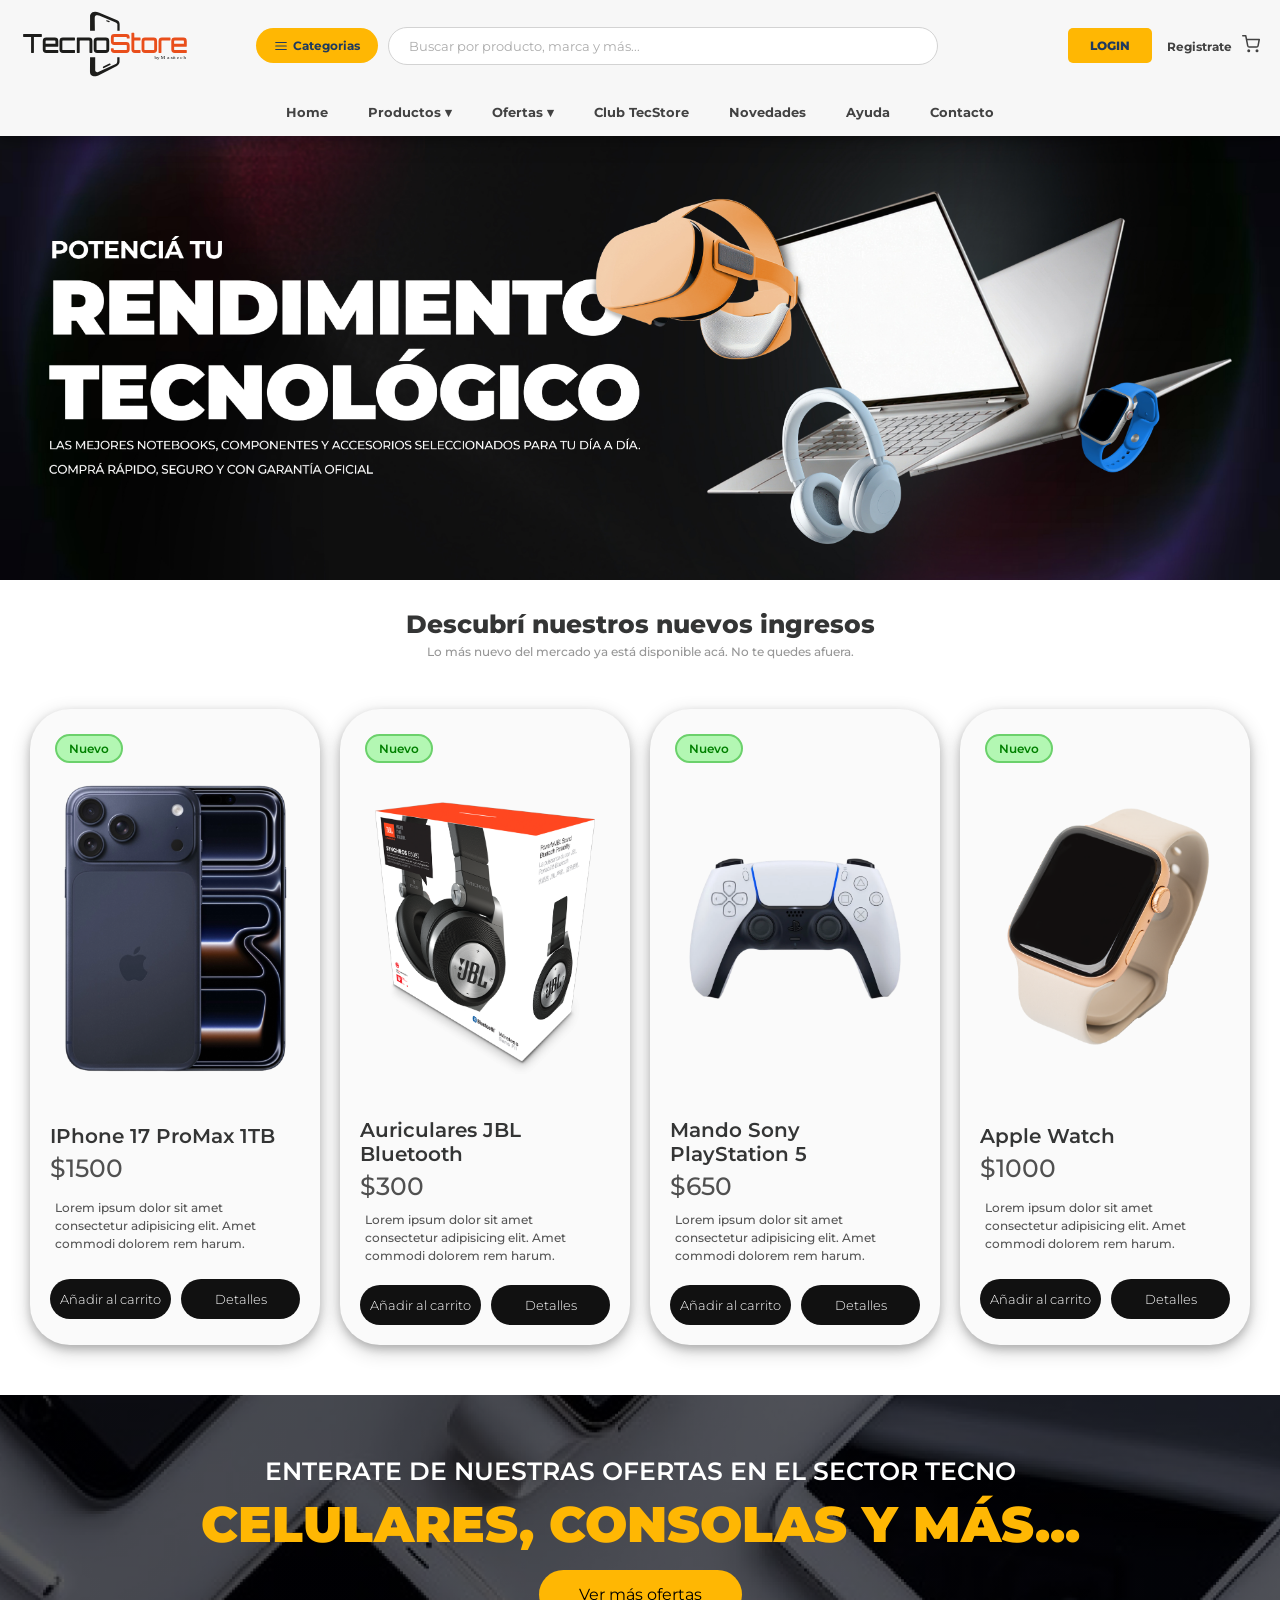
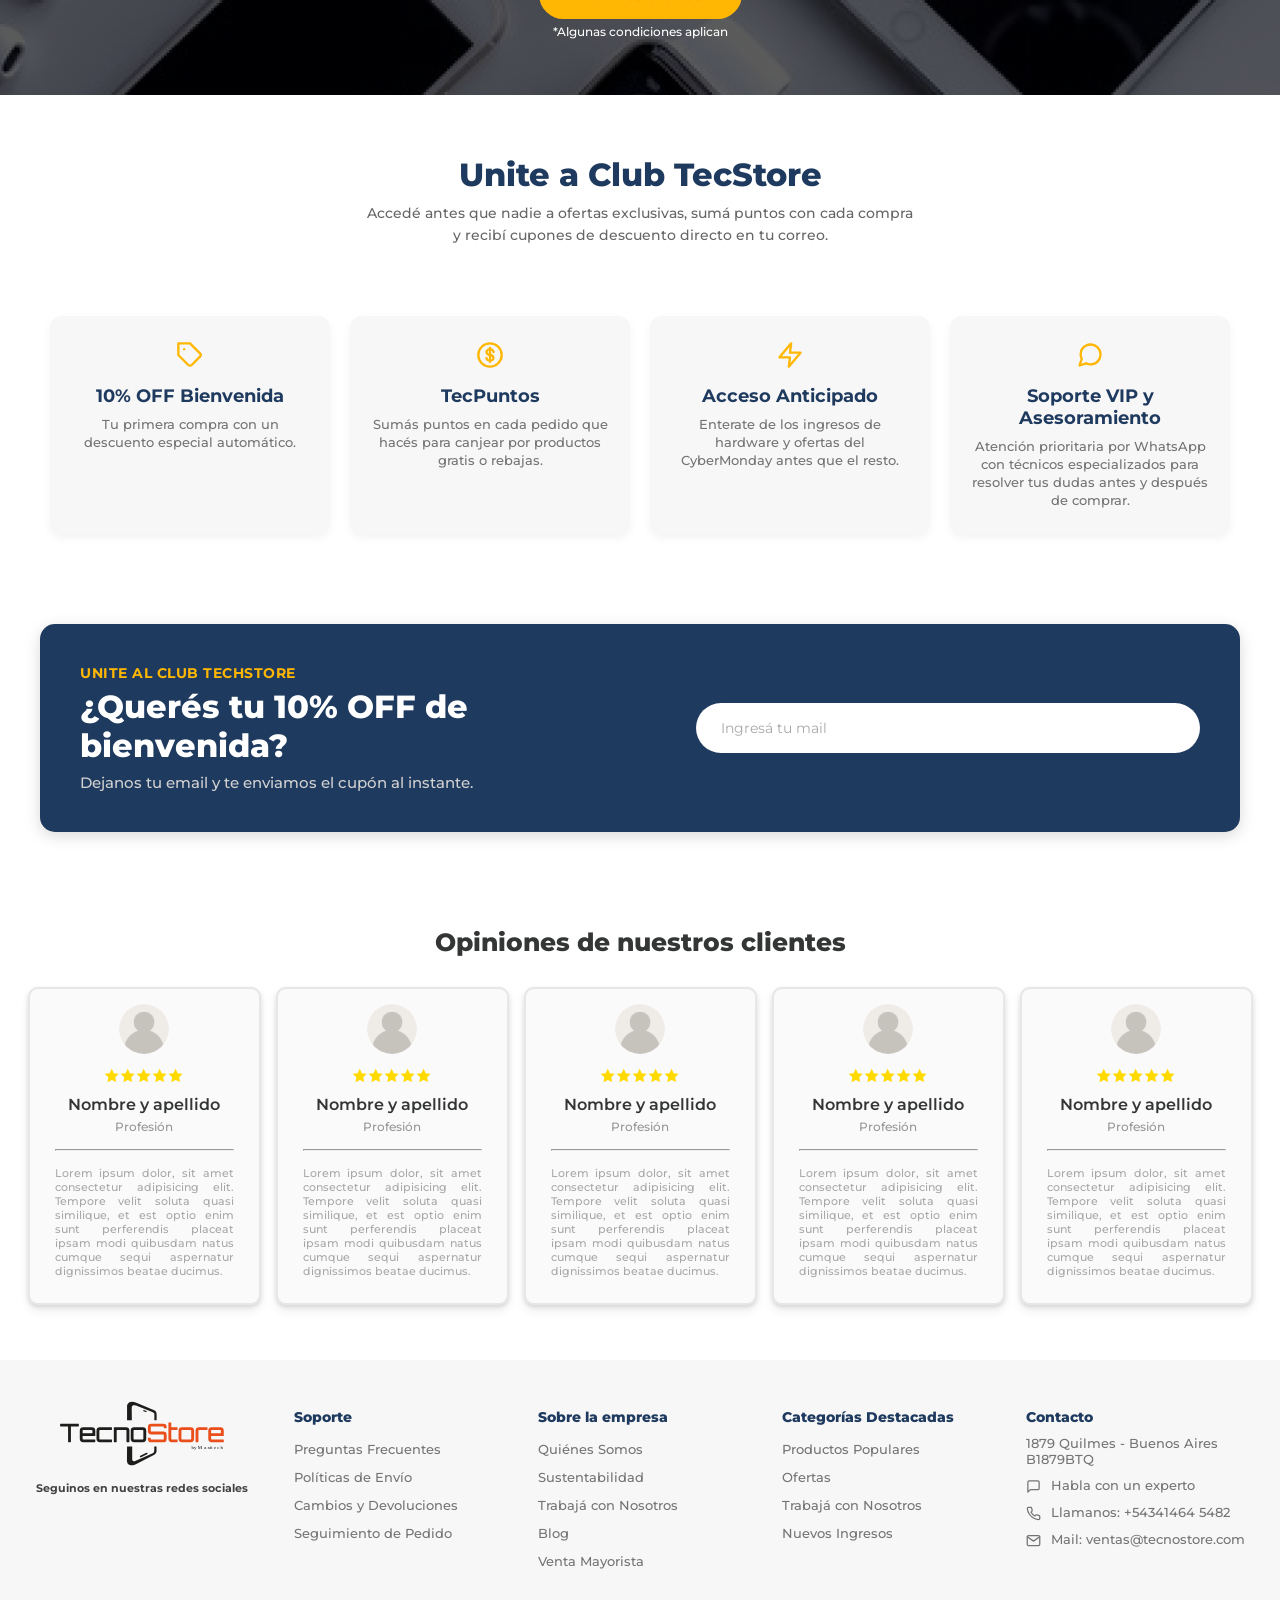
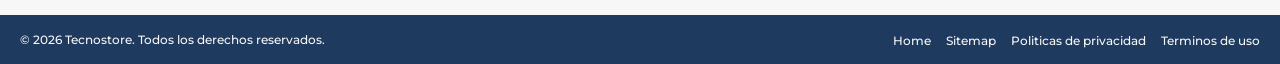
<file: index.html>
<!DOCTYPE html>
<html lang="es">
<head>
    <meta charset="UTF-8">
    <meta name="viewport" content="width=device-width, initial-scale=1.0">
    <title>E-Commerce</title>
    <link rel="stylesheet" href="style.css">
    <link rel="stylesheet" href="fonts.css">
</head>
<body>

    <header>
        <nav class="upper_nav">
            <div class="main_container">
                <!-- 1. Logo a la izquierda -->
                <div class="site_logo">
                    <a href="index.html">
                        <img src="src/logo_tecnostore_Mesa de trabajo 1.svg" class="logo" alt="Tecnostore Logo">
                    </a>
                </div>

                <!-- 2. Botón Hamburguesa (solo móvil) -->
                <button class="mobile_menu_btn" id="mobile_menu_btn" aria-label="Abrir menú">
                    <svg width="24" height="24" viewBox="0 0 24 24" fill="none" stroke="currentColor" stroke-width="2" stroke-linecap="round" stroke-linejoin="round">
                        <line x1="3" y1="12" x2="21" y2="12"></line>
                        <line x1="3" y1="6" x2="21" y2="6"></line>
                        <line x1="3" y1="18" x2="21" y2="18"></line>
                    </svg>
                </button>

                <!-- 3. Categorías + Buscador en el Centro -->
                <div class="searchbar">
                    <a class="categories" href="#">
                        <svg width="14" height="14" viewBox="0 0 24 24" fill="none" stroke="currentColor" stroke-width="2" stroke-linecap="round" stroke-linejoin="round" style="margin-right: 5px;">
                            <line x1="3" y1="6" x2="21" y2="6"></line>
                            <line x1="3" y1="12" x2="21" y2="12"></line>
                            <line x1="3" y1="18" x2="21" y2="18"></line>
                        </svg>
                        Categorias
                    </a>
                    <input type="search" class="search" placeholder="Buscar por producto, marca y más..." name="" id="">
                </div>

                <!-- 4. Login, Registrate y Carrito a la Derecha -->
                <div class="user_login">
                    <input type="button" class="login_btn" value="LOGIN">
                    <ul class="nav_list">
                        <li><a class="nav_link" href="register.html">Registrate</a></li>
                        <li>
                            <a class="nav_link_cart" href="cart.html">
                                <svg width="18" height="18" viewBox="0 0 24 24" fill="none" stroke="currentColor" stroke-width="2" stroke-linecap="round" stroke-linejoin="round">
                                    <circle cx="9" cy="21" r="1"></circle>
                                    <circle cx="20" cy="21" r="1"></circle>
                                    <path d="M1 1h4l2.68 13.39a2 2 0 0 0 2 1.61h9.72a2 2 0 0 0 2-1.61L23 6H6"></path>
                                </svg>
                            </a>
                        </li>
                    </ul>
                </div>
            </div>
        </nav>

        <!-- Menú Principal Navegable -->
        <nav class="main_nav" id="main_nav_menu">
            <div class="navbar">
                <ul class="nav_list_main">
                    <li><a class="main_nav_link" href="index.html">Home</a></li>
                    <li class="menu_con_submenu">
                        <a class="main_nav_link submenu_toggle" href="#">Productos ▾</a>
                        <div class="colapse_main_container">
                            <div class="colapse_nav_menu">
                                <h4 class="sub_menu_title">Computacion & Hardware</h4>
                                <hr>
                                <ul>
                                    <li class="colapse_menu_item"><a href="products_category.html" class="colapse_menu_link">Componentes</a></li>
                                    <li class="colapse_menu_item"><a href="products_category.html" class="colapse_menu_link">Perifericos</a></li>
                                    <li class="colapse_menu_item"><a href="products_category.html" class="colapse_menu_link">Almacenamiento</a></li>
                                    <li class="colapse_menu_item"><a href="products_category.html" class="colapse_menu_link">Conectividad</a></li>
                                    <li class="colapse_menu_item"><a href="products_category.html" class="colapse_menu_more">Ver mas</a></li>
                                </ul>
                            </div>
                            <div class="colapse_nav_menu">
                                <h4 class="sub_menu_title">Telefonia & Tablets</h4>
                                <hr>
                                <ul>
                                    <li class="colapse_menu_item"><a href="products_category.html" class="colapse_menu_link">Smartphones</a></li>
                                    <li class="colapse_menu_item"><a href="products_category.html" class="colapse_menu_link">Tablets</a></li>
                                    <li class="colapse_menu_item"><a href="products_category.html" class="colapse_menu_link">Smartwaches</a></li>
                                    <li class="colapse_menu_item"><a href="products_category.html" class="colapse_menu_link">Accesorios</a></li>
                                    <li class="colapse_menu_item"><a href="products_category.html" class="colapse_menu_more">Ver mas</a></li>
                                </ul>
                            </div>
                            <div class="colapse_nav_menu">
                                <h4 class="sub_menu_title">Audio & Video</h4>
                                <hr>
                                <ul>
                                    <li class="colapse_menu_item"><a href="products_category.html" class="colapse_menu_link">Auriculares</a></li>
                                    <li class="colapse_menu_item"><a href="products_category.html" class="colapse_menu_link">Parlantes y sonido</a></li>
                                    <li class="colapse_menu_item"><a href="products_category.html" class="colapse_menu_link">Smart TV</a></li>
                                    <li class="colapse_menu_item"><a href="products_category.html" class="colapse_menu_link">Streaming y Fotografía</a></li>
                                    <li class="colapse_menu_item"><a href="products_category.html" class="colapse_menu_more">Ver mas</a></li>
                                </ul>
                            </div>
                            <div class="colapse_nav_menu">
                                <h4 class="sub_menu_title">Gaming</h4>
                                <hr>
                                <ul>
                                    <li class="colapse_menu_item"><a href="products_category.html" class="colapse_menu_link">Consolas</a></li>
                                    <li class="colapse_menu_item"><a href="products_category.html" class="colapse_menu_link">Videoguegos</a></li>
                                    <li class="colapse_menu_item"><a href="products_category.html" class="colapse_menu_link">Accesorios Gamer</a></li>
                                    <li class="colapse_menu_item"><a href="products_category.html" class="colapse_menu_link">Periféricos Gamer</a></li>
                                    <li class="colapse_menu_item"><a href="products_category.html" class="colapse_menu_more">Ver mas</a></li>
                                </ul>
                            </div>
                            <div class="colapse_nav_menu">
                                <h4 class="sub_menu_title">Hogar Inteligente</h4>
                                <hr>
                                <ul>
                                    <li class="colapse_menu_item"><a href="products_category.html" class="colapse_menu_link">Asistentes Virtuales</a></li>
                                    <li class="colapse_menu_item"><a href="products_category.html" class="colapse_menu_link">Iluminación Inteligente</a></li>
                                    <li class="colapse_menu_item"><a href="products_category.html" class="colapse_menu_link">Seguridad Wi-Fi</a></li>
                                    <li class="colapse_menu_item"><a href="products_category.html" class="colapse_menu_link">Redes y Routers</a></li>
                                    <li class="colapse_menu_item"><a href="products_category.html" class="colapse_menu_more">Ver mas</a></li>
                                </ul>
                            </div>
                        </div>
                    </li>
                    <li class="menu_con_submenu">
                        <a class="main_nav_link submenu_toggle" href="#">Ofertas ▾</a>
                        <div class="colapse_main_container">
                            <div class="colapse_nav_menu">
                                <h4 class="sub_menu_title">Ofertas y Destacados</h4>
                                <hr>
                                <ul>
                                    <li class="colapse_menu_item"><a href="best_sellers.html" class="colapse_menu_link">Lo Más Vendido</a></li>
                                    <li class="colapse_menu_item"><a href="#" class="colapse_menu_link">Liquidación</a></li>
                                    <li class="colapse_menu_item"><a href="#" class="colapse_menu_link">Lanzamientos</a></li>
                                </ul>
                            </div>
                        </div>
                    </li>
                    <li><a class="main_nav_link" href="#">Club TecStore</a></li>
                    <li><a class="main_nav_link" href="#">Novedades</a></li>
                    <li><a class="main_nav_link" href="#">Ayuda</a></li>
                    <li><a class="main_nav_link" href="#">Contacto</a></li>
                </ul>
            </div>
        </nav>
    </header>

    <main>
        <section>
            <div class="info_banner_container">
                <div>
                    <img src="src/Banner_Mesa de trabajo 1.jpg" class="banner" alt="">
                </div>
            </div>

            <div>
                <h4 class="section_main_title">Descubrí nuestros nuevos ingresos</h4>
                <p class="section_subtitle">Lo más nuevo del mercado ya está disponible acá. No te quedes afuera.</p>
            </div>
            <div class="product_showcase">

                <!-- Producto 1 -->
                <div class="product_card">
                    <div class="product_tag">
                        <p class="condition_tag">Nuevo</p>
                    </div>
                    <div>
                        <img src="src/IPhone 17 Promax.png" class="product_image" alt="">
                    </div>
                    <div class="product_card_product_price">
                        <div>
                            <h4 class="title">IPhone 17 ProMax 1TB</h4>
                        </div>
                        <div>
                            <p class="amount">$1500</p>
                        </div>
                    </div>
                    <div class="product_description_container">
                        <p class="description">
                            Lorem ipsum dolor sit amet consectetur adipisicing elit. Amet commodi dolorem rem harum.
                        </p>
                    </div>
                    <div class="card_btn_container">
                        <div class="buy_btn">
                            <input type="button" class="purchase_btn" value="Añadir al carrito">
                        </div>
                        <div class="buy_btn">
                            <a href="product_details.html">
                                <input type="button" class="purchase_btn_more_info" value="Detalles">
                            </a>
                        </div>
                    </div>
                </div>

                <!-- Producto 2 -->
                <div class="product_card">
                    <div class="product_tag">
                        <p class="condition_tag">Nuevo</p>
                    </div>
                    <div>
                        <img src="src/ef249eef98d84df83ee9470248f86d43.png" class="product_image" alt="">
                    </div>
                    <div class="product_card_product_price">
                        <div>
                            <h4 class="title">Auriculares JBL Bluetooth</h4>
                        </div>
                        <div>
                            <p class="amount">$300</p>
                        </div>
                    </div>
                    <div class="product_description_container">
                        <p class="description">
                            Lorem ipsum dolor sit amet consectetur adipisicing elit. Amet commodi dolorem rem harum.
                        </p>
                    </div>
                    <div class="card_btn_container">
                        <div class="buy_btn">
                            <input type="button" class="purchase_btn" value="Añadir al carrito">
                        </div>
                        <div class="buy_btn">
                            <a href="product_details.html">
                                <input type="button" class="purchase_btn_more_info" value="Detalles">
                            </a>
                        </div>
                    </div>
                </div>

                <!-- Producto 3 -->
                <div class="product_card">
                    <div class="product_tag">
                        <p class="condition_tag">Nuevo</p>
                    </div>
                    <div>
                        <img src="src/play station control.png" class="product_image" alt="">
                    </div>
                    <div class="product_card_product_price">
                        <div>
                            <h4 class="title">Mando Sony PlayStation 5</h4>
                        </div>
                        <div>
                            <p class="amount">$650</p>
                        </div>
                    </div>
                    <div class="product_description_container">
                        <p class="description">
                            Lorem ipsum dolor sit amet consectetur adipisicing elit. Amet commodi dolorem rem harum.
                        </p>
                    </div>
                    <div class="card_btn_container">
                        <div class="buy_btn">
                            <input type="button" class="purchase_btn" value="Añadir al carrito">
                        </div>
                        <div class="buy_btn">
                            <a href="product_details.html">
                                <input type="button" class="purchase_btn_more_info" value="Detalles">
                            </a>
                        </div>
                    </div>
                </div>

                <!-- Producto 4 -->
                <div class="product_card">
                    <div class="product_tag">
                        <p class="condition_tag">Nuevo</p>
                    </div>
                    <div>
                        <img src="src/apple_watch.png" class="product_image" alt="">
                    </div>
                    <div class="product_card_product_price">
                        <div>
                            <h4 class="title">Apple Watch</h4>
                        </div>
                        <div>
                            <p class="amount">$1000</p>
                        </div>
                    </div>
                    <div class="product_description_container">
                        <p class="description">
                            Lorem ipsum dolor sit amet consectetur adipisicing elit. Amet commodi dolorem rem harum.
                        </p>
                    </div>
                    <div class="card_btn_container">
                        <div class="buy_btn">
                            <input type="button" class="purchase_btn" value="Añadir al carrito">
                        </div>
                        <div class="buy_btn">
                            <a href="product_details.html">
                                <input type="button" class="purchase_btn_more_info" value="Detalles">
                            </a>
                        </div>
                    </div>
                </div>
            </div>
        </section>

        <section>
            <div class="offer_container">
                <div class="offer_content">
                    <h4 class="offer_main_title">Enterate de nuestras ofertas en el sector tecno</h4>
                    <h5 class="text_enphasis">Celulares, consolas y más...</h5>
                    <input type="button" class="offers_btn" value="Ver más ofertas">
                    <p class="conditions">*Algunas condiciones aplican</p>
                </div>
            </div>
        </section>

        <section>
            <div class="tecstore_club_container">
                <h4 class="club_title">Unite a Club TecStore</h4>
                <p class="club_description">Accedé antes que nadie a ofertas exclusivas, sumá puntos con cada compra <br> y recibí cupones de descuento directo en tu correo.</p>
                <div class="benefits_container">
                    <div class="benefit">
                        <svg class="benefit_icon" width="28" height="28" viewBox="0 0 24 24" fill="none" stroke="currentColor" stroke-width="2" stroke-linecap="round" stroke-linejoin="round">
                            <path d="M20.59 13.41l-7.17 7.17a2 2 0 0 1-2.83 0L2 12V2h10l8.59 8.59a2 2 0 0 1 0 2.82z"></path>
                            <line x1="7" y1="7" x2="7.01" y2="7"></line>
                        </svg>
                        <h4 class="benefit_title">10% OFF Bienvenida</h4>
                        <p class="benefit_description">Tu primera compra con un descuento especial automático.</p>
                    </div>
                    <div class="benefit">
                        <svg class="benefit_icon" width="28" height="28" viewBox="0 0 24 24" fill="none" stroke="currentColor" stroke-width="2" stroke-linecap="round" stroke-linejoin="round">
                            <circle cx="12" cy="12" r="10"></circle>
                            <path d="M12 6v12M15 9.5C15 8.12 13.66 7 12 7s-3 1.12-3 2.5 1.34 2.5 3 2.5 3 1.12 3 2.5-1.34 2.5-3 2.5-3-1.12-3-2.5"></path>
                        </svg>
                        <h4 class="benefit_title">TecPuntos</h4>
                        <p class="benefit_description">Sumás puntos en cada pedido que hacés para canjear por productos gratis o rebajas.</p>
                    </div>
                    <div class="benefit">
                        <svg class="benefit_icon" width="28" height="28" viewBox="0 0 24 24" fill="none" stroke="currentColor" stroke-width="2" stroke-linecap="round" stroke-linejoin="round">
                            <polygon points="13 2 3 14 12 14 11 22 21 10 12 10 13 2"></polygon>
                        </svg>
                        <h4 class="benefit_title">Acceso Anticipado</h4>
                        <p class="benefit_description">Enterate de los ingresos de hardware y ofertas del CyberMonday antes que el resto.</p>
                    </div>
                    <div class="benefit">
                        <svg class="benefit_icon" width="28" height="28" viewBox="0 0 24 24" fill="none" stroke="currentColor" stroke-width="2" stroke-linecap="round" stroke-linejoin="round">
                            <path d="M21 11.5a8.38 8.38 0 0 1-.9 3.8 8.5 8.5 0 0 1-7.6 4.7 8.38 8.38 0 0 1-3.8-.9L3 21l1.9-5.7a8.38 8.38 0 0 1-.9-3.8 8.5 8.5 0 0 1 4.7-7.6 8.38 8.38 0 0 1 3.8-.9h.5a8.48 8.48 0 0 1 8 8v.5z"></path>
                        </svg>
                        <h4 class="benefit_title">Soporte VIP y Asesoramiento</h4>
                        <p class="benefit_description"> Atención prioritaria por WhatsApp con técnicos especializados para resolver tus dudas antes y después de comprar.</p>
                    </div>
                </div>
            </div>
            <div class="club_register_container">
                <div class="club_banner">
                    <div class="club_register_text">
                        <h4 class="banner_category">Unite al Club TechStore</h4>
                        <h4 class="club_title_text">¿Querés tu 10% OFF de bienvenida?</h4>
                        <p class="club_banner_description">Dejanos tu email y te enviamos el cupón al instante.</p>
                    </div>
                    <div class="club_mail_input">
                        <input class="mail_input" type="email" placeholder="Ingresá tu mail" name="" id="">
                    </div>
                </div>
            </div>
        </section>

        <section>
            <div class="opinions_section">
                <h4 class="opinions_title">Opiniones de nuestros clientes</h4>
                <div class="opinion_main">
                    <!-- Opinions -->
                    <div class="opinion_card">
                        <div class="personal_data_review">
                            <img class="review_user" src="src/user.png" alt="">
                            <div class="personal_data">
                                <img class="review_stars" src="src/icons/stars-01.svg" alt="">
                                <h4 class="name">Nombre y apellido</h4>
                                <p class="carreer">Profesión</p>
                                <hr>
                                <p class="review">Lorem ipsum dolor, sit amet consectetur adipisicing elit. Tempore velit soluta quasi similique, et est optio enim sunt perferendis placeat ipsam modi quibusdam natus cumque sequi aspernatur dignissimos beatae ducimus.</p>
                            </div>
                        </div>
                    </div>
                    <div class="opinion_card">
                        <div class="personal_data_review">
                            <img class="review_user" src="src/user.png" alt="">
                            <div class="personal_data">
                                <img class="review_stars" src="src/icons/stars-01.svg" alt="">
                                <h4 class="name">Nombre y apellido</h4>
                                <p class="carreer">Profesión</p>
                                <hr>
                                <p class="review">Lorem ipsum dolor, sit amet consectetur adipisicing elit. Tempore velit soluta quasi similique, et est optio enim sunt perferendis placeat ipsam modi quibusdam natus cumque sequi aspernatur dignissimos beatae ducimus.</p>
                            </div>
                        </div>
                    </div>
                    <div class="opinion_card">
                        <div class="personal_data_review">
                            <img class="review_user" src="src/user.png" alt="">
                            <div class="personal_data">
                                <img class="review_stars" src="src/icons/stars-01.svg" alt="">
                                <h4 class="name">Nombre y apellido</h4>
                                <p class="carreer">Profesión</p>
                                <hr>
                                <p class="review">Lorem ipsum dolor, sit amet consectetur adipisicing elit. Tempore velit soluta quasi similique, et est optio enim sunt perferendis placeat ipsam modi quibusdam natus cumque sequi aspernatur dignissimos beatae ducimus.</p>
                            </div>
                        </div>
                    </div>
                    <div class="opinion_card">
                        <div class="personal_data_review">
                            <img class="review_user" src="src/user.png" alt="">
                            <div class="personal_data">
                                <img class="review_stars" src="src/icons/stars-01.svg" alt="">
                                <h4 class="name">Nombre y apellido</h4>
                                <p class="carreer">Profesión</p>
                                <hr>
                                <p class="review">Lorem ipsum dolor, sit amet consectetur adipisicing elit. Tempore velit soluta quasi similique, et est optio enim sunt perferendis placeat ipsam modi quibusdam natus cumque sequi aspernatur dignissimos beatae ducimus.</p>
                            </div>
                        </div>
                    </div>
                    <div class="opinion_card">
                        <div class="personal_data_review">
                            <img class="review_user" src="src/user.png" alt="">
                            <div class="personal_data">
                                <img class="review_stars" src="src/icons/stars-01.svg" alt="">
                                <h4 class="name">Nombre y apellido</h4>
                                <p class="carreer">Profesión</p>
                                <hr>
                                <p class="review">Lorem ipsum dolor, sit amet consectetur adipisicing elit. Tempore velit soluta quasi similique, et est optio enim sunt perferendis placeat ipsam modi quibusdam natus cumque sequi aspernatur dignissimos beatae ducimus.</p>
                            </div>
                        </div>
                    </div>
                </div>
            </div>
        </section>
    </main>

    <footer>
        <div class="footer_main">
            <div class="social">
                <img src="src/logo_tecnostore_Mesa de trabajo 1.svg" class="logo" alt="">
                <h5 class="follow">Seguinos en nuestras redes sociales</h5>
            </div>
            <div class="footer_info">
                <ul class="footer_nav_list">
                    <h4 class="section_title">Soporte</h4>
                    <li><a class="footer_nav_link" href="#">Preguntas Frecuentes</a></li>
                    <li><a class="footer_nav_link" href="#">Políticas de Envío</a></li>
                    <li><a class="footer_nav_link" href="#">Cambios y Devoluciones</a></li>
                    <li><a class="footer_nav_link" href="#">Seguimiento de Pedido</a></li>
                </ul>
            </div>
            <div class="footer_info">
                <ul class="footer_nav_list">
                    <h4 class="section_title">Sobre la empresa</h4>
                    <li><a class="footer_nav_link" href="#">Quiénes Somos</a></li>
                    <li><a class="footer_nav_link" href="#">Sustentabilidad</a></li>
                    <li><a class="footer_nav_link" href="#">Trabajá con Nosotros</a></li>
                    <li><a class="footer_nav_link" href="#">Blog</a></li>
                    <li><a class="footer_nav_link" href="#">Venta Mayorista</a></li>
                </ul>
            </div>
            <div class="footer_info">
                <ul class="footer_nav_list">
                    <h4 class="section_title">Categorías Destacadas</h4>
                    <li><a class="footer_nav_link" href="#">Productos Populares</a></li>
                    <li><a class="footer_nav_link" href="#">Ofertas</a></li>
                    <li><a class="footer_nav_link" href="#">Trabajá con Nosotros</a></li>
                    <li><a class="footer_nav_link" href="#">Nuevos Ingresos</a></li>
                </ul>
            </div>
            <div class="footer_contact">
                <h4 class="section_title">Contacto</h4>
                <p class="address">1879 Quilmes - Buenos Aires<br>B1879BTQ</p>
                <p class="chat">
                    <svg width="15" height="15" viewBox="0 0 24 24" fill="none" stroke="currentColor" stroke-width="2" stroke-linecap="round" stroke-linejoin="round" style="vertical-align: middle; margin-right: 6px;">
                        <path d="M21 15a2 2 0 0 1-2 2H7l-4 4V5a2 2 0 0 1 2-2h14a2 2 0 0 1 2 2z"></path>
                    </svg>
                    Habla con un experto
                </p>
                <p class="phone">
                    <svg width="15" height="15" viewBox="0 0 24 24" fill="none" stroke="currentColor" stroke-width="2" stroke-linecap="round" stroke-linejoin="round" style="vertical-align: middle; margin-right: 6px;">
                        <path d="M22 16.92v3a2 2 0 0 1-2.18 2 19.79 19.79 0 0 1-8.63-3.07 19.5 19.5 0 0 1-6-6 19.79 19.79 0 0 1-3.07-8.67A2 2 0 0 1 4.11 2h3a2 2 0 0 1 2 1.72 12.84 12.84 0 0 0 .7 2.81 2 2 0 0 1-.45 2.11L8.09 9.91a16 16 0 0 0 6 6l1.27-1.27a2 2 0 0 1 2.11-.45 12.84 12.84 0 0 0 2.81.7A2 2 0 0 1 22 16.92z"></path>
                    </svg>
                    Llamanos: +54341464 5482
                </p>
                <p class="mail">
                    <svg width="15" height="15" viewBox="0 0 24 24" fill="none" stroke="currentColor" stroke-width="2" stroke-linecap="round" stroke-linejoin="round" style="vertical-align: middle; margin-right: 6px;">
                        <path d="M4 4h16c1.1 0 2 .9 2 2v12c0 1.1-.9 2-2 2H4c-1.1 0-2-.9-2-2V6c0-1.1.9-2 2-2z"></path>
                        <polyline points="22,6 12,13 2,6"></polyline>
                    </svg>
                    Mail: ventas@tecnostore.com
                </p>
            </div>
        </div>
        <div class="sub-footer_container">
            <div class="copy_container">
                <p class="copy">&copy; 2026 Tecnostore. Todos los derechos reservados.</p>
            </div>
            <div class="legal_container">
                <ul class="legal_navbar">
                    <li><a class="legal_link" href="#">Home</a></li>
                    <li><a class="legal_link" href="#">Sitemap</a></li>
                    <li><a class="legal_link" href="#">Politicas de privacidad</a></li>
                    <li><a class="legal_link" href="#">Terminos de uso</a></li>
                </ul>
            </div>
        </div>
    </footer>

    <script>
        document.addEventListener("DOMContentLoaded", function() {
            const menuBtn = document.getElementById("mobile_menu_btn");
            const mainNav = document.getElementById("main_nav_menu");

            if (menuBtn && mainNav) {
                menuBtn.addEventListener("click", function() {
                    mainNav.classList.toggle("active");
                });
            }

            const submenuToggles = document.querySelectorAll(".submenu_toggle");
            
            submenuToggles.forEach(toggle => {
                toggle.addEventListener("click", function(e) {
                    if (window.innerWidth <= 992) {
                        e.preventDefault();
                        const parentLi = this.parentElement;
                        parentLi.classList.toggle("open");
                    }
                });
            });
        });
    </script>
</body>
</html>
</file>
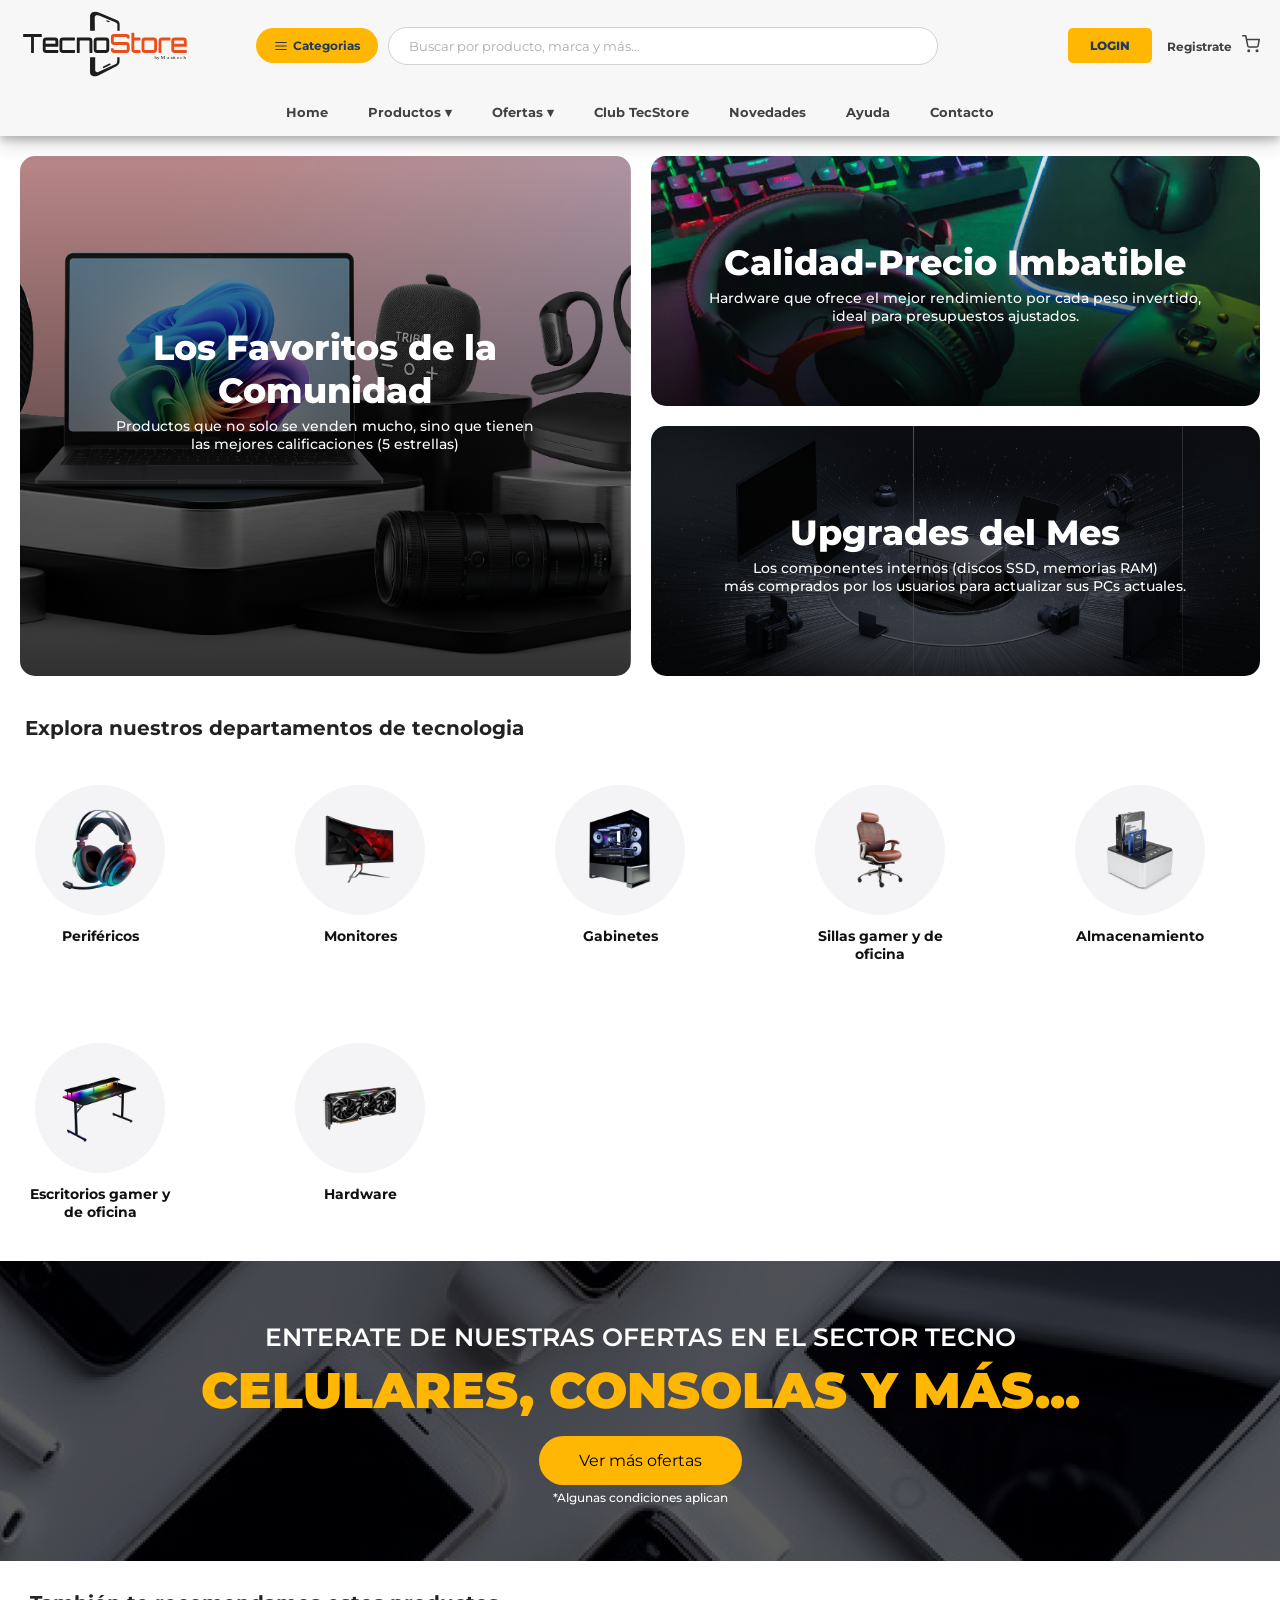
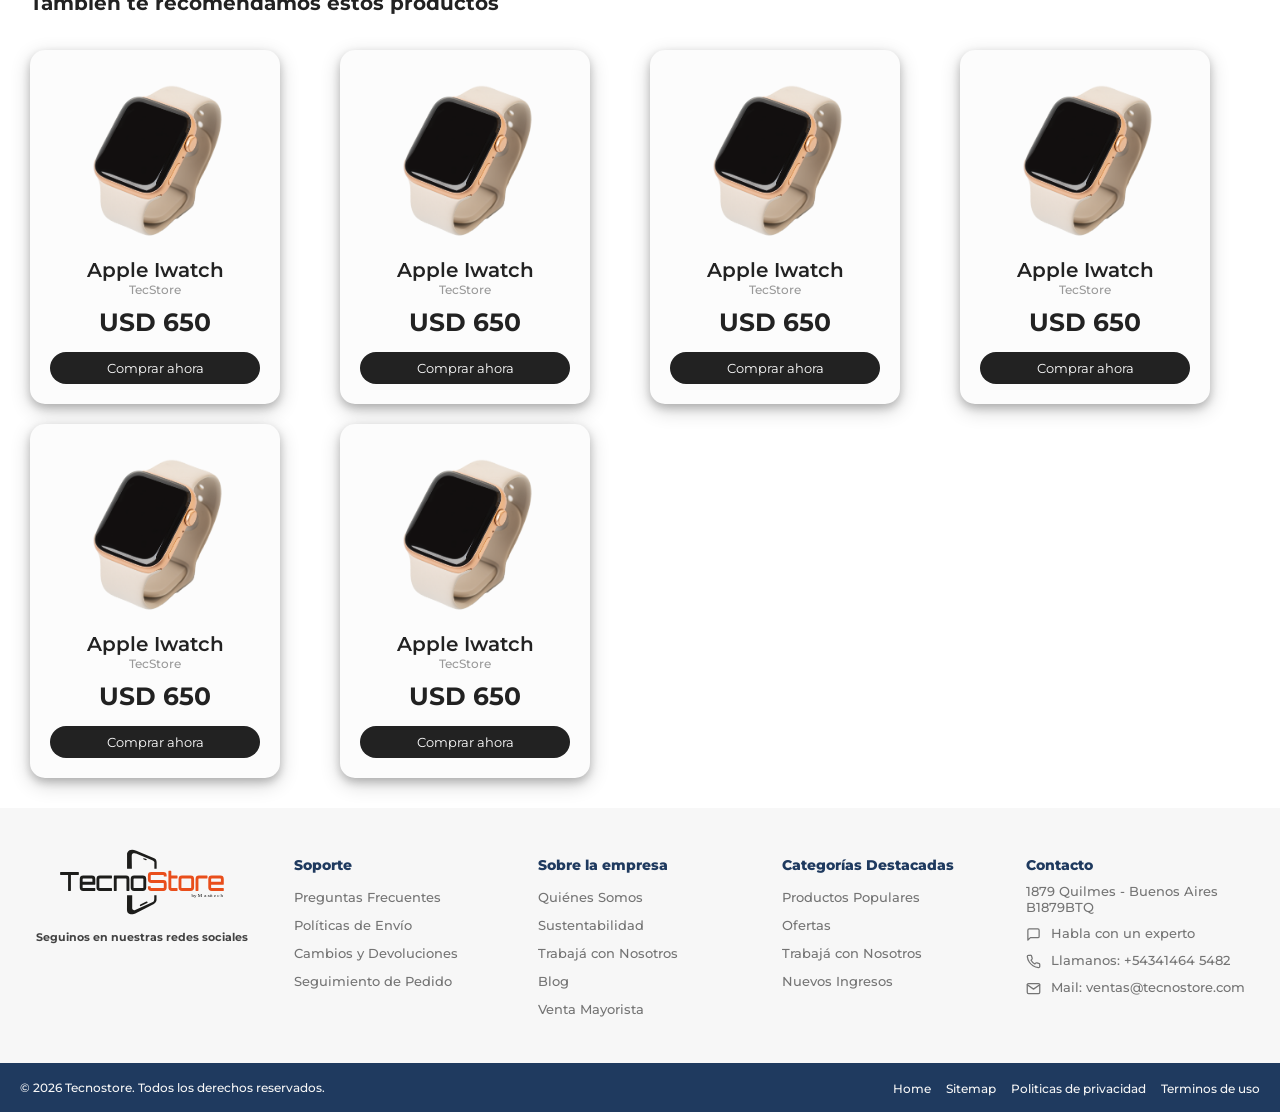
<file: best_sellers.html>
<!DOCTYPE html>
<html lang="en">
<head>
    <meta charset="UTF-8">
    <meta name="viewport" content="width=device-width, initial-scale=1.0">
    <title>Lo más vendido</title>
    <link rel="stylesheet" href="style.css">
    <link rel="stylesheet" href="fonts.css">
</head>
<body>
    <header>
        <nav class="upper_nav">
            <div class="main_container">
                <!-- 1. Logo a la izquierda -->
                <div class="site_logo">
                    <a href="index.html">
                        <img src="src/logo_tecnostore_Mesa de trabajo 1.svg" class="logo" alt="Tecnostore Logo">
                    </a>
                </div>

                <!-- 2. Botón Hamburguesa (solo móvil) -->
                <button class="mobile_menu_btn" id="mobile_menu_btn" aria-label="Abrir menú">
                    <svg width="24" height="24" viewBox="0 0 24 24" fill="none" stroke="currentColor" stroke-width="2" stroke-linecap="round" stroke-linejoin="round">
                        <line x1="3" y1="12" x2="21" y2="12"></line>
                        <line x1="3" y1="6" x2="21" y2="6"></line>
                        <line x1="3" y1="18" x2="21" y2="18"></line>
                    </svg>
                </button>

                <!-- 3. Categorías + Buscador en el Centro -->
                <div class="searchbar">
                    <a class="categories" href="#">
                        <svg width="14" height="14" viewBox="0 0 24 24" fill="none" stroke="currentColor" stroke-width="2" stroke-linecap="round" stroke-linejoin="round" style="margin-right: 5px;">
                            <line x1="3" y1="6" x2="21" y2="6"></line>
                            <line x1="3" y1="12" x2="21" y2="12"></line>
                            <line x1="3" y1="18" x2="21" y2="18"></line>
                        </svg>
                        Categorias
                    </a>
                    <input type="search" class="search" placeholder="Buscar por producto, marca y más..." name="" id="">
                </div>

                <!-- 4. Login, Registrate y Carrito a la Derecha -->
                <div class="user_login">
                    <input type="button" class="login_btn" value="LOGIN">
                    <ul class="nav_list">
                        <li><a class="nav_link" href="register.html">Registrate</a></li>
                        <li>
                            <a class="nav_link_cart" href="cart.html">
                                <svg width="18" height="18" viewBox="0 0 24 24" fill="none" stroke="currentColor" stroke-width="2" stroke-linecap="round" stroke-linejoin="round">
                                    <circle cx="9" cy="21" r="1"></circle>
                                    <circle cx="20" cy="21" r="1"></circle>
                                    <path d="M1 1h4l2.68 13.39a2 2 0 0 0 2 1.61h9.72a2 2 0 0 0 2-1.61L23 6H6"></path>
                                </svg>
                            </a>
                        </li>
                    </ul>
                </div>
            </div>
        </nav>

        <!-- Menú Principal Navegable -->
        <nav class="main_nav" id="main_nav_menu">
            <div class="navbar">
                <ul class="nav_list_main">
                    <li><a class="main_nav_link" href="index.html">Home</a></li>
                    <li class="menu_con_submenu">
                        <a class="main_nav_link submenu_toggle" href="#">Productos ▾</a>
                        <div class="colapse_main_container">
                            <div class="colapse_nav_menu">
                                <h4 class="sub_menu_title">Computacion & Hardware</h4>
                                <hr>
                                <ul>
                                    <li class="colapse_menu_item"><a href="products_category.html" class="colapse_menu_link">Componentes</a></li>
                                    <li class="colapse_menu_item"><a href="products_category.html" class="colapse_menu_link">Perifericos</a></li>
                                    <li class="colapse_menu_item"><a href="products_category.html" class="colapse_menu_link">Almacenamiento</a></li>
                                    <li class="colapse_menu_item"><a href="products_category.html" class="colapse_menu_link">Conectividad</a></li>
                                    <li class="colapse_menu_item"><a href="products_category.html" class="colapse_menu_more">Ver mas</a></li>
                                </ul>
                            </div>
                            <div class="colapse_nav_menu">
                                <h4 class="sub_menu_title">Telefonia & Tablets</h4>
                                <hr>
                                <ul>
                                    <li class="colapse_menu_item"><a href="products_category.html" class="colapse_menu_link">Smartphones</a></li>
                                    <li class="colapse_menu_item"><a href="products_category.html" class="colapse_menu_link">Tablets</a></li>
                                    <li class="colapse_menu_item"><a href="products_category.html" class="colapse_menu_link">Smartwaches</a></li>
                                    <li class="colapse_menu_item"><a href="products_category.html" class="colapse_menu_link">Accesorios</a></li>
                                    <li class="colapse_menu_item"><a href="products_category.html" class="colapse_menu_more">Ver mas</a></li>
                                </ul>
                            </div>
                            <div class="colapse_nav_menu">
                                <h4 class="sub_menu_title">Audio & Video</h4>
                                <hr>
                                <ul>
                                    <li class="colapse_menu_item"><a href="products_category.html" class="colapse_menu_link">Auriculares</a></li>
                                    <li class="colapse_menu_item"><a href="products_category.html" class="colapse_menu_link">Parlantes y sonido</a></li>
                                    <li class="colapse_menu_item"><a href="products_category.html" class="colapse_menu_link">Smart TV</a></li>
                                    <li class="colapse_menu_item"><a href="products_category.html" class="colapse_menu_link">Streaming y Fotografía</a></li>
                                    <li class="colapse_menu_item"><a href="products_category.html" class="colapse_menu_more">Ver mas</a></li>
                                </ul>
                            </div>
                            <div class="colapse_nav_menu">
                                <h4 class="sub_menu_title">Gaming</h4>
                                <hr>
                                <ul>
                                    <li class="colapse_menu_item"><a href="products_category.html" class="colapse_menu_link">Consolas</a></li>
                                    <li class="colapse_menu_item"><a href="products_category.html" class="colapse_menu_link">Videoguegos</a></li>
                                    <li class="colapse_menu_item"><a href="products_category.html" class="colapse_menu_link">Accesorios Gamer</a></li>
                                    <li class="colapse_menu_item"><a href="products_category.html" class="colapse_menu_link">Periféricos Gamer</a></li>
                                    <li class="colapse_menu_item"><a href="products_category.html" class="colapse_menu_more">Ver mas</a></li>
                                </ul>
                            </div>
                            <div class="colapse_nav_menu">
                                <h4 class="sub_menu_title">Hogar Inteligente</h4>
                                <hr>
                                <ul>
                                    <li class="colapse_menu_item"><a href="products_category.html" class="colapse_menu_link">Asistentes Virtuales</a></li>
                                    <li class="colapse_menu_item"><a href="products_category.html" class="colapse_menu_link">Iluminación Inteligente</a></li>
                                    <li class="colapse_menu_item"><a href="products_category.html" class="colapse_menu_link">Seguridad Wi-Fi</a></li>
                                    <li class="colapse_menu_item"><a href="products_category.html" class="colapse_menu_link">Redes y Routers</a></li>
                                    <li class="colapse_menu_item"><a href="products_category.html" class="colapse_menu_more">Ver mas</a></li>
                                </ul>
                            </div>
                        </div>
                    </li>
                    <li class="menu_con_submenu">
                        <a class="main_nav_link submenu_toggle" href="#">Ofertas ▾</a>
                        <div class="colapse_main_container">
                            <div class="colapse_nav_menu">
                                <h4 class="sub_menu_title">Ofertas y Destacados</h4>
                                <hr>
                                <ul>
                                    <li class="colapse_menu_item"><a href="best_sellers.html" class="colapse_menu_link">Lo Más Vendido</a></li>
                                    <li class="colapse_menu_item"><a href="#" class="colapse_menu_link">Liquidación</a></li>
                                    <li class="colapse_menu_item"><a href="#" class="colapse_menu_link">Lanzamientos</a></li>
                                </ul>
                            </div>
                        </div>
                    </li>
                    <li><a class="main_nav_link" href="#">Club TecStore</a></li>
                    <li><a class="main_nav_link" href="#">Novedades</a></li>
                    <li><a class="main_nav_link" href="#">Ayuda</a></li>
                    <li><a class="main_nav_link" href="#">Contacto</a></li>
                </ul>
            </div>
        </nav>
    </header>

    <section>

        <div class="best_sellers_banners_main">
            <div class="best_seller_favorites">
                <h4 class="best_seller_favorites_main_title">Los Favoritos de la Comunidad</h4>
                <p class="best_seller_favorites_main_description">Productos que no solo se venden mucho, sino que tienen <br> las mejores calificaciones (5 estrellas)</p>
            </div>
            <div class="best_seller_quality_upgrade_main">
                <div class="best_seller_quality_banner">
                    <h4 class="best_seller_quality_main_title">Calidad-Precio Imbatible</h4>
                    <p class="best_seller_quality_main_description">Hardware que ofrece el mejor rendimiento por cada peso invertido, <br> ideal para presupuestos ajustados.</p>
                </div>
                <div class="best_seller_upgrade_banner">
                    <h4 class="best_seller_upgrade_main_title">Upgrades del Mes</h4>
                    <p class="best_seller_upgrade_main_description">Los componentes internos (discos SSD, memorias RAM) <br> más comprados por los usuarios para actualizar sus PCs actuales.</p>
                </div>
            </div>
        </div>

    </section>

    <section>
        <div class="tech_departments_main_container">
            <div class="tech_departments_section">
                <h4 class="tech_departments_main_title">Explora nuestros departamentos de tecnologia</h4>
            </div>
        </div>

        <div class="departments_container">

            <div class="category-card">
                <a href="#">
                    <div class="category-circle">
                        <img src="src/1.png" alt="">
                    </div>
                </a>
                <span class="category-title">Periféricos</span>
            </div>
    
            <div class="category-card">
                <a href="#">
                    <div class="category-circle">
                        <img src="src/2.png" alt="">
                    </div>
                </a>
                <span class="category-title">Monitores</span>
            </div>

            <div class="category-card">
                <a href="#">
                    <div class="category-circle">
                        <img src="src/3.png" alt="">
                    </div>
                </a>
                <span class="category-title">Gabinetes</span>
            </div>

            <div class="category-card">
                <a href="#">
                    <div class="category-circle">
                        <img src="src/4.png" alt="">
                    </div>
                </a>
                <span class="category-title">Sillas gamer y de oficina</span>
            </div>

            <div class="category-card">
                <a href="#">
                    <div class="category-circle">
                        <img src="src/5.png" alt="">
                    </div>
                </a>
                <span class="category-title">Almacenamiento</span>
            </div>

            <div class="category-card">
                <a href="#">
                    <div class="category-circle">
                        <img src="src/6.png" alt="">
                    </div>
                </a>
                <span class="category-title">Escritorios gamer y de oficina</span>
            </div>

            <div class="category-card">
                <a href="#">
                    <div class="category-circle">
                        <img src="src/7.png" alt="">
                    </div>
                </a>
                <span class="category-title">Hardware</span>
            </div>

        </div>
    </section>

    <section>
            <div class="offer_container">
                <div class="offer_content">
                    <h4 class="offer_main_title">Enterate de nuestras ofertas en el sector tecno</h4>
                    <h5 class="text_enphasis">Celulares, consolas y más...</h5>
                    <input type="button" class="offers_btn" value="Ver más ofertas">
                    <p class="conditions">*Algunas condiciones aplican</p>
                </div>
            </div>
    </section>

    <section>
        <div class="related_products_container">
            <h4 class="recomendations_title">También te recomendamos estos productos</h4>
        </div>

        <div class="other_recomendations_container">
            <div>
                <div class="recomendation_product_card">
                    <img class="recomendation_img" src="src/apple_watch.png" alt="">
                    <h4 class="recomendation_product_title">Apple Iwatch</h4>
                    <p class="recomendation_product_provider">TecStore</p>
                    <p class="recomendation_product_price">USD 650</p>
                    <a class="buy_now_btn" href="#">
                        <input type="button" class="buy_now" value="Comprar ahora">
                    </a>
                </div>
            </div>

            <div>
                <div class="recomendation_product_card">
                    <img class="recomendation_img" src="src/apple_watch.png" alt="">
                    <h4 class="recomendation_product_title">Apple Iwatch</h4>
                    <p class="recomendation_product_provider">TecStore</p>
                    <p class="recomendation_product_price">USD 650</p>
                    <a class="buy_now_btn" href="#">
                        <input type="button" class="buy_now" value="Comprar ahora">
                    </a>
                </div>
            </div>

            <div>
                <div class="recomendation_product_card">
                    <img class="recomendation_img" src="src/apple_watch.png" alt="">
                    <h4 class="recomendation_product_title">Apple Iwatch</h4>
                    <p class="recomendation_product_provider">TecStore</p>
                    <p class="recomendation_product_price">USD 650</p>
                    <a class="buy_now_btn" href="#">
                        <input type="button" class="buy_now" value="Comprar ahora">
                    </a>
                </div>
            </div>

            <div>
                <div class="recomendation_product_card">
                    <img class="recomendation_img" src="src/apple_watch.png" alt="">
                    <h4 class="recomendation_product_title">Apple Iwatch</h4>
                    <p class="recomendation_product_provider">TecStore</p>
                    <p class="recomendation_product_price">USD 650</p>
                    <a class="buy_now_btn" href="#">
                        <input type="button" class="buy_now" value="Comprar ahora">
                    </a>
                </div>
            </div>

            <div>
                <div class="recomendation_product_card">
                    <img class="recomendation_img" src="src/apple_watch.png" alt="">
                    <h4 class="recomendation_product_title">Apple Iwatch</h4>
                    <p class="recomendation_product_provider">TecStore</p>
                    <p class="recomendation_product_price">USD 650</p>
                    <a class="buy_now_btn" href="#">
                        <input type="button" class="buy_now" value="Comprar ahora">
                    </a>
                </div>
            </div>

            <div>
                <div class="recomendation_product_card">
                    <img class="recomendation_img" src="src/apple_watch.png" alt="">
                    <h4 class="recomendation_product_title">Apple Iwatch</h4>
                    <p class="recomendation_product_provider">TecStore</p>
                    <p class="recomendation_product_price">USD 650</p>
                    <a class="buy_now_btn" href="#">
                        <input type="button" class="buy_now" value="Comprar ahora">
                    </a>
                </div>
            </div>
        
    </section>

    <footer>
        <div class="footer_main">
            <div class="social">
                <img src="src/logo_tecnostore_Mesa de trabajo 1.svg" class="logo" alt="">
                <h5 class="follow">Seguinos en nuestras redes sociales</h5>
            </div>
            <div class="footer_info">
                <ul class="footer_nav_list">
                    <h4 class="section_title">Soporte</h4>
                    <li><a class="footer_nav_link" href="#">Preguntas Frecuentes</a></li>
                    <li><a class="footer_nav_link" href="#">Políticas de Envío</a></li>
                    <li><a class="footer_nav_link" href="#">Cambios y Devoluciones</a></li>
                    <li><a class="footer_nav_link" href="#">Seguimiento de Pedido</a></li>
                </ul>
            </div>
            <div class="footer_info">
                <ul class="footer_nav_list">
                    <h4 class="section_title">Sobre la empresa</h4>
                    <li><a class="footer_nav_link" href="#">Quiénes Somos</a></li>
                    <li><a class="footer_nav_link" href="#">Sustentabilidad</a></li>
                    <li><a class="footer_nav_link" href="#">Trabajá con Nosotros</a></li>
                    <li><a class="footer_nav_link" href="#">Blog</a></li>
                    <li><a class="footer_nav_link" href="#">Venta Mayorista</a></li>
                </ul>
            </div>
            <div class="footer_info">
                <ul class="footer_nav_list">
                    <h4 class="section_title">Categorías Destacadas</h4>
                    <li><a class="footer_nav_link" href="#">Productos Populares</a></li>
                    <li><a class="footer_nav_link" href="#">Ofertas</a></li>
                    <li><a class="footer_nav_link" href="#">Trabajá con Nosotros</a></li>
                    <li><a class="footer_nav_link" href="#">Nuevos Ingresos</a></li>
                </ul>
            </div>
            <div class="footer_contact">
                <h4 class="section_title">Contacto</h4>
                <p class="address">1879 Quilmes - Buenos Aires<br>B1879BTQ</p>
                <p class="chat">
                    <svg width="15" height="15" viewBox="0 0 24 24" fill="none" stroke="currentColor" stroke-width="2" stroke-linecap="round" stroke-linejoin="round" style="vertical-align: middle; margin-right: 6px;">
                        <path d="M21 15a2 2 0 0 1-2 2H7l-4 4V5a2 2 0 0 1 2-2h14a2 2 0 0 1 2 2z"></path>
                    </svg>
                    Habla con un experto
                </p>
                <p class="phone">
                    <svg width="15" height="15" viewBox="0 0 24 24" fill="none" stroke="currentColor" stroke-width="2" stroke-linecap="round" stroke-linejoin="round" style="vertical-align: middle; margin-right: 6px;">
                        <path d="M22 16.92v3a2 2 0 0 1-2.18 2 19.79 19.79 0 0 1-8.63-3.07 19.5 19.5 0 0 1-6-6 19.79 19.79 0 0 1-3.07-8.67A2 2 0 0 1 4.11 2h3a2 2 0 0 1 2 1.72 12.84 12.84 0 0 0 .7 2.81 2 2 0 0 1-.45 2.11L8.09 9.91a16 16 0 0 0 6 6l1.27-1.27a2 2 0 0 1 2.11-.45 12.84 12.84 0 0 0 2.81.7A2 2 0 0 1 22 16.92z"></path>
                    </svg>
                    Llamanos: +54341464 5482
                </p>
                <p class="mail">
                    <svg width="15" height="15" viewBox="0 0 24 24" fill="none" stroke="currentColor" stroke-width="2" stroke-linecap="round" stroke-linejoin="round" style="vertical-align: middle; margin-right: 6px;">
                        <path d="M4 4h16c1.1 0 2 .9 2 2v12c0 1.1-.9 2-2 2H4c-1.1 0-2-.9-2-2V6c0-1.1.9-2 2-2z"></path>
                        <polyline points="22,6 12,13 2,6"></polyline>
                    </svg>
                    Mail: ventas@tecnostore.com
                </p>
            </div>
        </div>
        <div class="sub-footer_container">
            <div class="copy_container">
                <p class="copy">&copy; 2026 Tecnostore. Todos los derechos reservados.</p>
            </div>
            <div class="legal_container">
                <ul class="legal_navbar">
                    <li><a class="legal_link" href="#">Home</a></li>
                    <li><a class="legal_link" href="#">Sitemap</a></li>
                    <li><a class="legal_link" href="#">Politicas de privacidad</a></li>
                    <li><a class="legal_link" href="#">Terminos de uso</a></li>
                </ul>
            </div>
        </div>
    </footer>

    <script>
        document.addEventListener("DOMContentLoaded", function() {
            const menuBtn = document.getElementById("mobile_menu_btn");
            const mainNav = document.getElementById("main_nav_menu");

            if (menuBtn && mainNav) {
                menuBtn.addEventListener("click", function() {
                    mainNav.classList.toggle("active");
                });
            }

            const submenuToggles = document.querySelectorAll(".submenu_toggle");
            
            submenuToggles.forEach(toggle => {
                toggle.addEventListener("click", function(e) {
                    if (window.innerWidth <= 992) {
                        e.preventDefault();
                        const parentLi = this.parentElement;
                        parentLi.classList.toggle("open");
                    }
                });
            });
        });
    </script>
</body>
</html>
</file>
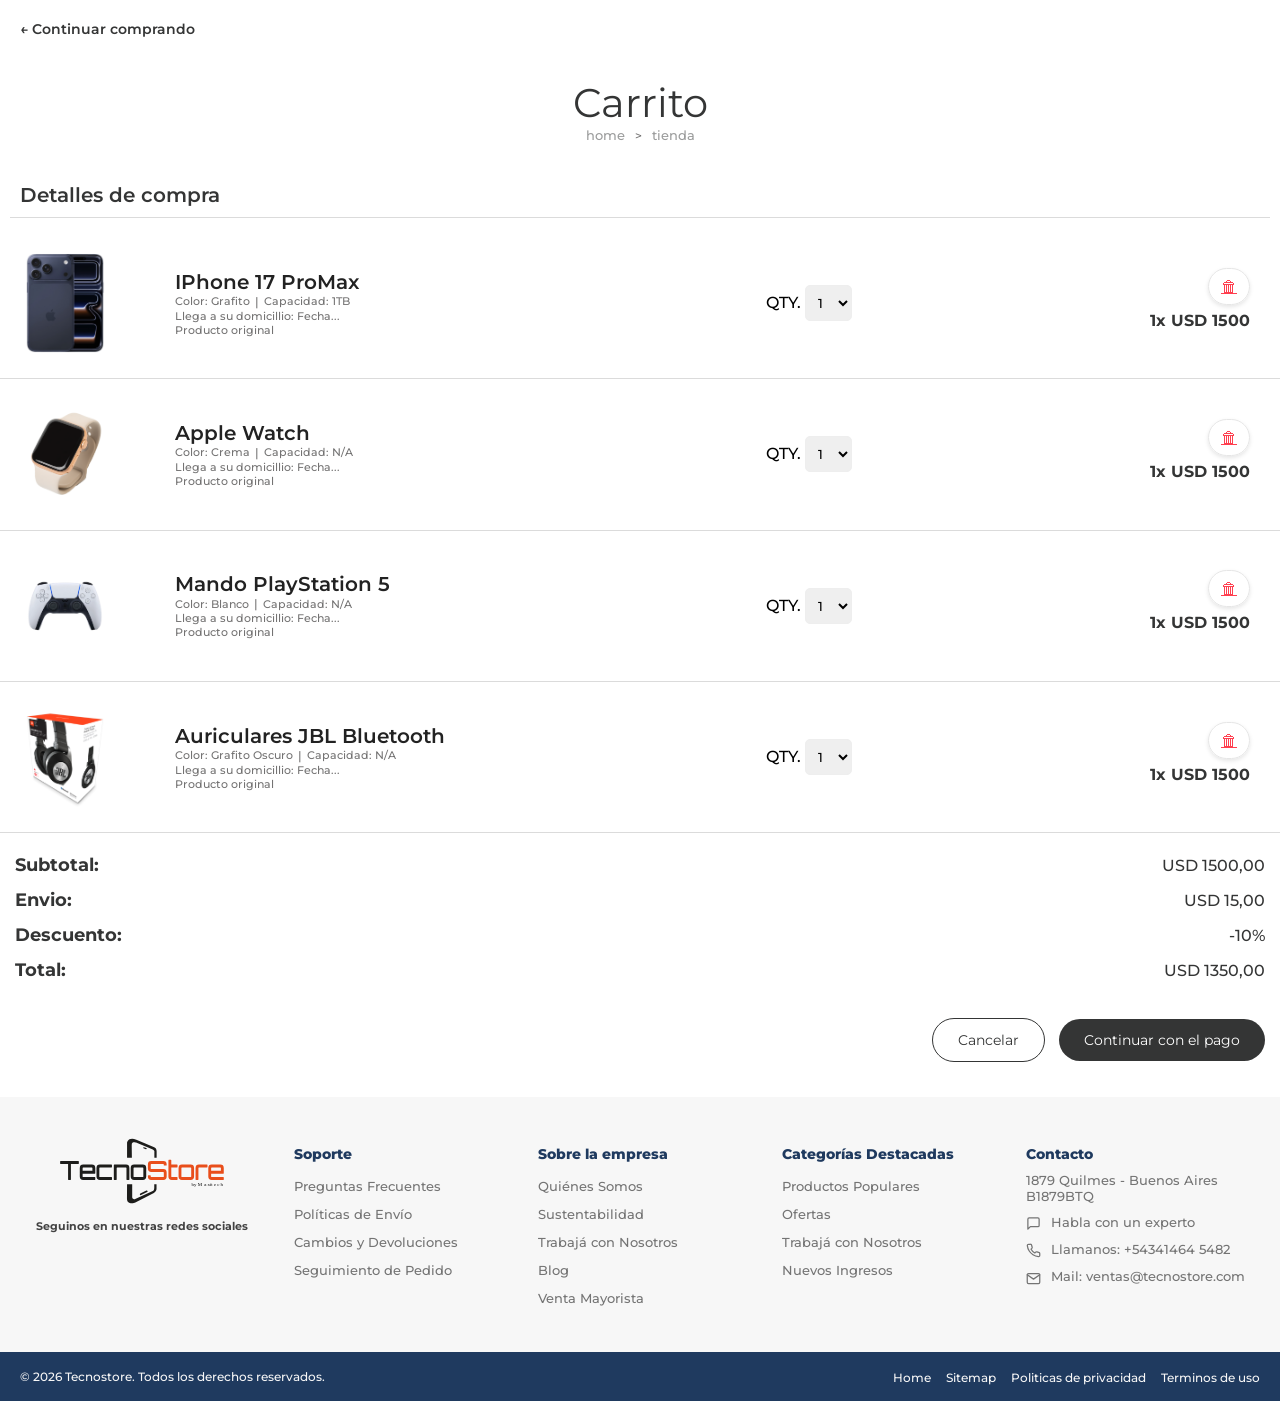
<file: cart.html>
<!DOCTYPE html>
<html lang="en">
<head>
    <meta charset="UTF-8">
    <meta name="viewport" content="width=device-width, initial-scale=1.0">
    <title>Detalle de compra</title>
    <link rel="stylesheet" href="style.css">
    <link rel="stylesheet" href="fonts.css">
</head>
<body>

    <div class="continue_shopping">
        <a class="continue_shopping_link" href="index.html">
            <h4 class="continue_shopping_text">&ShortLeftArrow; Continuar comprando</h4>
        </a>
    </div>

    <div class="page_title">
        <h4 class="cart_title">Carrito</h4>
        <div class="breadcrumb_container">
            <a class="breadcrumb" href="index.html">home</a>
            <p class="separator"> > </p>
            <a class="breadcrumb" href="#">tienda</a>
        </div>
    </div>

    <div class="purchase_detailed_page">
        <div class="product_details">
            <h4 class="shopping_cart_header_text">Detalles de compra</h4>
        </div>
    </div>

    <!-- Product 1 -->
    <div class="purchase_details_container">
        <div class="product_section">
            <img src="src/IPhone 17 Promax.png" class="cart_product_image" alt="">
            <div class="product_info">
                <h4 class="product_name">IPhone 17 ProMax</h4>
                <div class="product_caracteristic_container">
                    <p class="product_caracteristic"> Color: Grafito</p>
                    <p class="separator"> | </p>
                    <p class="product_caracteristic"> Capacidad: 1TB</p>
                </div>
                <p class="product_shipment">Llega a su domicillio: Fecha...</p>
                <p class="product_condition">Producto original</p>
            </div>
            <div class="quantity_container">
                <label for="opciones_1">QTY.</label>
                <select id="opciones_1" name="opciones">
                    <option value="1">1</option>
                    <option value="2">2</option>
                    <option value="3">3</option>
                    <option value="4">4</option>
                </select>
            </div>
            <div class="price_container">
                <a class="delete_btn" href="#">&#128465;</a>
                <p class="price_text">1x USD 1500</p>
            </div>
        </div>
    </div>

    <!-- Product 2 -->
    <div class="purchase_details_container">
        <div class="product_section">
            <img src="src/apple_watch.png" class="cart_product_image" alt="">
            <div class="product_info">
                <h4 class="product_name">Apple Watch</h4>
                <div class="product_caracteristic_container">
                    <p class="product_caracteristic"> Color: Crema</p>
                    <p class="separator"> | </p>
                    <p class="product_caracteristic"> Capacidad: N/A</p>
                </div>
                <p class="product_shipment">Llega a su domicillio: Fecha...</p>
                <p class="product_condition">Producto original</p>
            </div>
            <div class="quantity_container">
                <label for="opciones_2">QTY.</label>
                <select id="opciones_2" name="opciones">
                    <option value="1">1</option>
                    <option value="2">2</option>
                    <option value="3">3</option>
                    <option value="4">4</option>
                </select>
            </div>
            <div class="price_container">
                <a class="delete_btn" href="#">&#128465;</a>
                <p class="price_text">1x USD 1500</p>
            </div>
        </div>
    </div>

    <!-- Product 3 -->
    <div class="purchase_details_container">
        <div class="product_section">
            <img src="src/play station control.png" class="cart_product_image" alt="">
            <div class="product_info">
                <h4 class="product_name">Mando PlayStation 5</h4>
                <div class="product_caracteristic_container">
                    <p class="product_caracteristic"> Color: Blanco</p>
                    <p class="separator"> | </p>
                    <p class="product_caracteristic"> Capacidad: N/A</p>
                </div>
                <p class="product_shipment">Llega a su domicillio: Fecha...</p>
                <p class="product_condition">Producto original</p>
            </div>
            <div class="quantity_container">
                <label for="opciones_3">QTY.</label>
                <select id="opciones_3" name="opciones">
                    <option value="1">1</option>
                    <option value="2">2</option>
                    <option value="3">3</option>
                    <option value="4">4</option>
                </select>
            </div>
            <div class="price_container">
                <a class="delete_btn" href="#">&#128465;</a>
                <p class="price_text">1x USD 1500</p>
            </div>
        </div>
    </div>

    <!-- Product 4 -->
    <div class="purchase_details_container">
        <div class="product_section">
            <img src="src/ef249eef98d84df83ee9470248f86d43.png" class="cart_product_image" alt="">
            <div class="product_info">
                <h4 class="product_name">Auriculares JBL Bluetooth</h4>
                <div class="product_caracteristic_container">
                    <p class="product_caracteristic"> Color: Grafito Oscuro</p>
                    <p class="separator"> | </p>
                    <p class="product_caracteristic"> Capacidad: N/A</p>
                </div>
                <p class="product_shipment">Llega a su domicillio: Fecha...</p>
                <p class="product_condition">Producto original</p>
            </div>
            <div class="quantity_container">
                <label for="opciones_4">QTY.</label>
                <select id="opciones_4" name="opciones">
                    <option value="1">1</option>
                    <option value="2">2</option>
                    <option value="3">3</option>
                    <option value="4">4</option>
                </select>
            </div>
            <div class="price_container">
                <a class="delete_btn" href="#">&#128465;</a>
                <p class="price_text">1x USD 1500</p>
            </div>
        </div>
    </div>
    
    <div class="price_description_container">
        <div class="price_title">
            <h4 class="tag">Subtotal:</h4>
            <h4 class="tag">Envio:</h4>
            <h4 class="tag">Descuento:</h4>
            <h4 class="tag">Total:</h4>
        </div>
        <div class="price_ammount">
            <h4 class="ammount">USD 1500,00</h4>
            <h4 class="ammount">USD 15,00</h4>
            <h4 class="ammount">-10%</h4>
            <h4 class="ammount">USD 1350,00</h4>
        </div>
    </div>

    <div class="proceed_purchase_container">
        <div class="payment_buttons">
            <input type="button" class="cancel" value="Cancelar">
            <input type="button" class="proceed" value="Continuar con el pago">
        </div>
    </div>

    <footer>
        <div class="footer_main">
            <div class="social">
                <img src="src/logo_tecnostore_Mesa de trabajo 1.svg" class="logo" alt="">
                <h5 class="follow">Seguinos en nuestras redes sociales</h5>
            </div>
            <div class="footer_info">
                <ul class="footer_nav_list">
                    <h4 class="section_title">Soporte</h4>
                    <li><a class="footer_nav_link" href="#">Preguntas Frecuentes</a></li>
                    <li><a class="footer_nav_link" href="#">Políticas de Envío</a></li>
                    <li><a class="footer_nav_link" href="#">Cambios y Devoluciones</a></li>
                    <li><a class="footer_nav_link" href="#">Seguimiento de Pedido</a></li>
                </ul>
            </div>
            <div class="footer_info">
                <ul class="footer_nav_list">
                    <h4 class="section_title">Sobre la empresa</h4>
                    <li><a class="footer_nav_link" href="#">Quiénes Somos</a></li>
                    <li><a class="footer_nav_link" href="#">Sustentabilidad</a></li>
                    <li><a class="footer_nav_link" href="#">Trabajá con Nosotros</a></li>
                    <li><a class="footer_nav_link" href="#">Blog</a></li>
                    <li><a class="footer_nav_link" href="#">Venta Mayorista</a></li>
                </ul>
            </div>
            <div class="footer_info">
                <ul class="footer_nav_list">
                    <h4 class="section_title">Categorías Destacadas</h4>
                    <li><a class="footer_nav_link" href="#">Productos Populares</a></li>
                    <li><a class="footer_nav_link" href="#">Ofertas</a></li>
                    <li><a class="footer_nav_link" href="#">Trabajá con Nosotros</a></li>
                    <li><a class="footer_nav_link" href="#">Nuevos Ingresos</a></li>
                </ul>
            </div>
            <div class="footer_contact">
                <h4 class="section_title">Contacto</h4>
                <p class="address">1879 Quilmes - Buenos Aires<br>B1879BTQ</p>
                <p class="chat">
                    <svg width="15" height="15" viewBox="0 0 24 24" fill="none" stroke="currentColor" stroke-width="2" stroke-linecap="round" stroke-linejoin="round" style="vertical-align: middle; margin-right: 6px;">
                        <path d="M21 15a2 2 0 0 1-2 2H7l-4 4V5a2 2 0 0 1 2-2h14a2 2 0 0 1 2 2z"></path>
                    </svg>
                    Habla con un experto
                </p>
                <p class="phone">
                    <svg width="15" height="15" viewBox="0 0 24 24" fill="none" stroke="currentColor" stroke-width="2" stroke-linecap="round" stroke-linejoin="round" style="vertical-align: middle; margin-right: 6px;">
                        <path d="M22 16.92v3a2 2 0 0 1-2.18 2 19.79 19.79 0 0 1-8.63-3.07 19.5 19.5 0 0 1-6-6 19.79 19.79 0 0 1-3.07-8.67A2 2 0 0 1 4.11 2h3a2 2 0 0 1 2 1.72 12.84 12.84 0 0 0 .7 2.81 2 2 0 0 1-.45 2.11L8.09 9.91a16 16 0 0 0 6 6l1.27-1.27a2 2 0 0 1 2.11-.45 12.84 12.84 0 0 0 2.81.7A2 2 0 0 1 22 16.92z"></path>
                    </svg>
                    Llamanos: +54341464 5482
                </p>
                <p class="mail">
                    <svg width="15" height="15" viewBox="0 0 24 24" fill="none" stroke="currentColor" stroke-width="2" stroke-linecap="round" stroke-linejoin="round" style="vertical-align: middle; margin-right: 6px;">
                        <path d="M4 4h16c1.1 0 2 .9 2 2v12c0 1.1-.9 2-2 2H4c-1.1 0-2-.9-2-2V6c0-1.1.9-2 2-2z"></path>
                        <polyline points="22,6 12,13 2,6"></polyline>
                    </svg>
                    Mail: ventas@tecnostore.com
                </p>
            </div>
        </div>
        <div class="sub-footer_container">
            <div class="copy_container">
                <p class="copy">&copy; 2026 Tecnostore. Todos los derechos reservados.</p>
            </div>
            <div class="legal_container">
                <ul class="legal_navbar">
                    <li><a class="legal_link" href="#">Home</a></li>
                    <li><a class="legal_link" href="#">Sitemap</a></li>
                    <li><a class="legal_link" href="#">Politicas de privacidad</a></li>
                    <li><a class="legal_link" href="#">Terminos de uso</a></li>
                </ul>
            </div>
        </div>
    </footer>

</body>
</html>
</file>
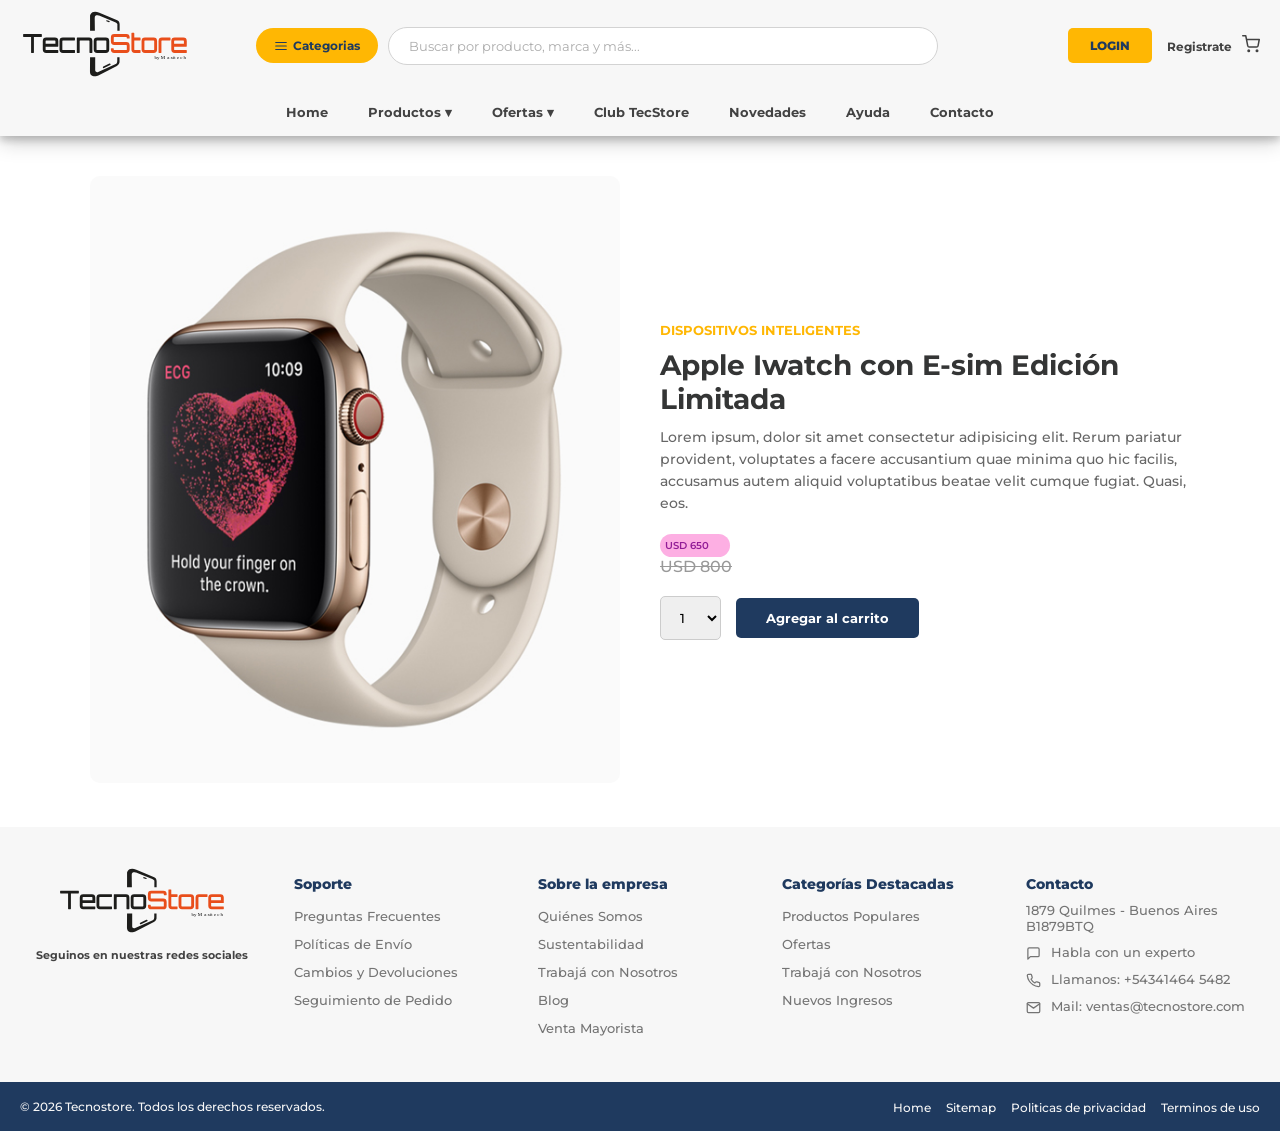
<file: product_details.html>
<!DOCTYPE html>
<html lang="en">
<head>
    <meta charset="UTF-8">
    <meta name="viewport" content="width=device-width, initial-scale=1.0">
    <title>Detalles del producto</title>
    <link rel="stylesheet" href="style.css">
    <link rel="stylesheet" href="fonts.css">
</head>
<body>

    <header>
        <nav class="upper_nav">
            <div class="main_container">
                <!-- 1. Logo a la izquierda -->
                <div class="site_logo">
                    <a href="index.html">
                        <img src="src/logo_tecnostore_Mesa de trabajo 1.svg" class="logo" alt="Tecnostore Logo">
                    </a>
                </div>

                <!-- 2. Botón Hamburguesa (solo móvil) -->
                <button class="mobile_menu_btn" id="mobile_menu_btn" aria-label="Abrir menú">
                    <svg width="24" height="24" viewBox="0 0 24 24" fill="none" stroke="currentColor" stroke-width="2" stroke-linecap="round" stroke-linejoin="round">
                        <line x1="3" y1="12" x2="21" y2="12"></line>
                        <line x1="3" y1="6" x2="21" y2="6"></line>
                        <line x1="3" y1="18" x2="21" y2="18"></line>
                    </svg>
                </button>

                <!-- 3. Categorías + Buscador en el Centro -->
                <div class="searchbar">
                    <a class="categories" href="#">
                        <svg width="14" height="14" viewBox="0 0 24 24" fill="none" stroke="currentColor" stroke-width="2" stroke-linecap="round" stroke-linejoin="round" style="margin-right: 5px;">
                            <line x1="3" y1="6" x2="21" y2="6"></line>
                            <line x1="3" y1="12" x2="21" y2="12"></line>
                            <line x1="3" y1="18" x2="21" y2="18"></line>
                        </svg>
                        Categorias
                    </a>
                    <input type="search" class="search" placeholder="Buscar por producto, marca y más..." name="" id="">
                </div>

                <!-- 4. Login, Registrate y Carrito a la Derecha -->
                <div class="user_login">
                    <input type="button" class="login_btn" value="LOGIN">
                    <ul class="nav_list">
                        <li><a class="nav_link" href="register.html">Registrate</a></li>
                        <li>
                            <a class="nav_link_cart" href="cart.html">
                                <svg width="18" height="18" viewBox="0 0 24 24" fill="none" stroke="currentColor" stroke-width="2" stroke-linecap="round" stroke-linejoin="round">
                                    <circle cx="9" cy="21" r="1"></circle>
                                    <circle cx="20" cy="21" r="1"></circle>
                                    <path d="M1 1h4l2.68 13.39a2 2 0 0 0 2 1.61h9.72a2 2 0 0 0 2-1.61L23 6H6"></path>
                                </svg>
                            </a>
                        </li>
                    </ul>
                </div>
            </div>
        </nav>

        <!-- Menú Principal Navegable -->
        <nav class="main_nav" id="main_nav_menu">
            <div class="navbar">
                <ul class="nav_list_main">
                    <li><a class="main_nav_link" href="index.html">Home</a></li>
                    <li class="menu_con_submenu">
                        <a class="main_nav_link submenu_toggle" href="#">Productos ▾</a>
                        <div class="colapse_main_container">
                            <div class="colapse_nav_menu">
                                <h4 class="sub_menu_title">Computacion & Hardware</h4>
                                <hr>
                                <ul>
                                    <li class="colapse_menu_item"><a href="products_category.html" class="colapse_menu_link">Componentes</a></li>
                                    <li class="colapse_menu_item"><a href="products_category.html" class="colapse_menu_link">Perifericos</a></li>
                                    <li class="colapse_menu_item"><a href="products_category.html" class="colapse_menu_link">Almacenamiento</a></li>
                                    <li class="colapse_menu_item"><a href="products_category.html" class="colapse_menu_link">Conectividad</a></li>
                                    <li class="colapse_menu_item"><a href="products_category.html" class="colapse_menu_more">Ver mas</a></li>
                                </ul>
                            </div>
                            <div class="colapse_nav_menu">
                                <h4 class="sub_menu_title">Telefonia & Tablets</h4>
                                <hr>
                                <ul>
                                    <li class="colapse_menu_item"><a href="products_category.html" class="colapse_menu_link">Smartphones</a></li>
                                    <li class="colapse_menu_item"><a href="products_category.html" class="colapse_menu_link">Tablets</a></li>
                                    <li class="colapse_menu_item"><a href="products_category.html" class="colapse_menu_link">Smartwaches</a></li>
                                    <li class="colapse_menu_item"><a href="products_category.html" class="colapse_menu_link">Accesorios</a></li>
                                    <li class="colapse_menu_item"><a href="products_category.html" class="colapse_menu_more">Ver mas</a></li>
                                </ul>
                            </div>
                            <div class="colapse_nav_menu">
                                <h4 class="sub_menu_title">Audio & Video</h4>
                                <hr>
                                <ul>
                                    <li class="colapse_menu_item"><a href="products_category.html" class="colapse_menu_link">Auriculares</a></li>
                                    <li class="colapse_menu_item"><a href="products_category.html" class="colapse_menu_link">Parlantes y sonido</a></li>
                                    <li class="colapse_menu_item"><a href="products_category.html" class="colapse_menu_link">Smart TV</a></li>
                                    <li class="colapse_menu_item"><a href="products_category.html" class="colapse_menu_link">Streaming y Fotografía</a></li>
                                    <li class="colapse_menu_item"><a href="products_category.html" class="colapse_menu_more">Ver mas</a></li>
                                </ul>
                            </div>
                            <div class="colapse_nav_menu">
                                <h4 class="sub_menu_title">Gaming</h4>
                                <hr>
                                <ul>
                                    <li class="colapse_menu_item"><a href="products_category.html" class="colapse_menu_link">Consolas</a></li>
                                    <li class="colapse_menu_item"><a href="products_category.html" class="colapse_menu_link">Videoguegos</a></li>
                                    <li class="colapse_menu_item"><a href="products_category.html" class="colapse_menu_link">Accesorios Gamer</a></li>
                                    <li class="colapse_menu_item"><a href="products_category.html" class="colapse_menu_link">Periféricos Gamer</a></li>
                                    <li class="colapse_menu_item"><a href="products_category.html" class="colapse_menu_more">Ver mas</a></li>
                                </ul>
                            </div>
                            <div class="colapse_nav_menu">
                                <h4 class="sub_menu_title">Hogar Inteligente</h4>
                                <hr>
                                <ul>
                                    <li class="colapse_menu_item"><a href="products_category.html" class="colapse_menu_link">Asistentes Virtuales</a></li>
                                    <li class="colapse_menu_item"><a href="products_category.html" class="colapse_menu_link">Iluminación Inteligente</a></li>
                                    <li class="colapse_menu_item"><a href="products_category.html" class="colapse_menu_link">Seguridad Wi-Fi</a></li>
                                    <li class="colapse_menu_item"><a href="products_category.html" class="colapse_menu_link">Redes y Routers</a></li>
                                    <li class="colapse_menu_item"><a href="products_category.html" class="colapse_menu_more">Ver mas</a></li>
                                </ul>
                            </div>
                        </div>
                    </li>
                    <li class="menu_con_submenu">
                        <a class="main_nav_link submenu_toggle" href="#">Ofertas ▾</a>
                        <div class="colapse_main_container">
                            <div class="colapse_nav_menu">
                                <h4 class="sub_menu_title">Ofertas y Destacados</h4>
                                <hr>
                                <ul>
                                    <li class="colapse_menu_item"><a href="#" class="colapse_menu_link">Lo Más Vendido</a></li>
                                    <li class="colapse_menu_item"><a href="#" class="colapse_menu_link">Liquidación</a></li>
                                    <li class="colapse_menu_item"><a href="#" class="colapse_menu_link">Lanzamientos</a></li>
                                </ul>
                            </div>
                        </div>
                    </li>
                    <li><a class="main_nav_link" href="#">Club TecStore</a></li>
                    <li><a class="main_nav_link" href="#">Novedades</a></li>
                    <li><a class="main_nav_link" href="#">Ayuda</a></li>
                    <li><a class="main_nav_link" href="#">Contacto</a></li>
                </ul>
            </div>
        </nav>
    </header>

    <section class="product_detailed_page">
        <div class="product_details_container">
            <div class="product_gallery">
                <img class="single_product_picture" src="src/apple-watch-series4_ecg-heartrate_09122018_carousel.jpg.large.jpg" alt="">
            </div>
            <div class="single_product_details">
                <p class="product_category">Dispositivos Inteligentes</p>
                <h4 class="single_product_title">Apple Iwatch con E-sim Edición Limitada</h4>
                <p class="product_description">Lorem ipsum, dolor sit amet consectetur adipisicing elit. Rerum pariatur provident, voluptates a facere accusantium quae minima quo hic facilis, accusamus autem aliquid voluptatibus beatae velit cumque fugiat. Quasi, eos.</p>
                <h4 class="single_product_discount">USD 650</h4>
                <p class="product_original_price">USD 800</p>
                <div class="quantity_btn_cart_container">
                    <div>
                        <select class="qty_select" name="" id="">
                            <option value="1">1</option>
                            <option value="2">2</option>
                            <option value="3">3</option>
                            <option value="4">4</option>
                            <option value="5">5</option>
                        </select>
                    </div>
                    <div>
                        <input class="add_to_cart" type="button" value="Agregar al carrito">
                    </div>
                </div>
            </div>
        </div>
    </section>

    <footer>
        <div class="footer_main">
            <div class="social">
                <img src="src/logo_tecnostore_Mesa de trabajo 1.svg" class="logo" alt="">
                <h5 class="follow">Seguinos en nuestras redes sociales</h5>
            </div>
            <div class="footer_info">
                <ul class="footer_nav_list">
                    <h4 class="section_title">Soporte</h4>
                    <li><a class="footer_nav_link" href="#">Preguntas Frecuentes</a></li>
                    <li><a class="footer_nav_link" href="#">Políticas de Envío</a></li>
                    <li><a class="footer_nav_link" href="#">Cambios y Devoluciones</a></li>
                    <li><a class="footer_nav_link" href="#">Seguimiento de Pedido</a></li>
                </ul>
            </div>
            <div class="footer_info">
                <ul class="footer_nav_list">
                    <h4 class="section_title">Sobre la empresa</h4>
                    <li><a class="footer_nav_link" href="#">Quiénes Somos</a></li>
                    <li><a class="footer_nav_link" href="#">Sustentabilidad</a></li>
                    <li><a class="footer_nav_link" href="#">Trabajá con Nosotros</a></li>
                    <li><a class="footer_nav_link" href="#">Blog</a></li>
                    <li><a class="footer_nav_link" href="#">Venta Mayorista</a></li>
                </ul>
            </div>
            <div class="footer_info">
                <ul class="footer_nav_list">
                    <h4 class="section_title">Categorías Destacadas</h4>
                    <li><a class="footer_nav_link" href="#">Productos Populares</a></li>
                    <li><a class="footer_nav_link" href="#">Ofertas</a></li>
                    <li><a class="footer_nav_link" href="#">Trabajá con Nosotros</a></li>
                    <li><a class="footer_nav_link" href="#">Nuevos Ingresos</a></li>
                </ul>
            </div>
            <div class="footer_contact">
                <h4 class="section_title">Contacto</h4>
                <p class="address">1879 Quilmes - Buenos Aires<br>B1879BTQ</p>
                <p class="chat">
                    <svg width="15" height="15" viewBox="0 0 24 24" fill="none" stroke="currentColor" stroke-width="2" stroke-linecap="round" stroke-linejoin="round" style="vertical-align: middle; margin-right: 6px;">
                        <path d="M21 15a2 2 0 0 1-2 2H7l-4 4V5a2 2 0 0 1 2-2h14a2 2 0 0 1 2 2z"></path>
                    </svg>
                    Habla con un experto
                </p>
                <p class="phone">
                    <svg width="15" height="15" viewBox="0 0 24 24" fill="none" stroke="currentColor" stroke-width="2" stroke-linecap="round" stroke-linejoin="round" style="vertical-align: middle; margin-right: 6px;">
                        <path d="M22 16.92v3a2 2 0 0 1-2.18 2 19.79 19.79 0 0 1-8.63-3.07 19.5 19.5 0 0 1-6-6 19.79 19.79 0 0 1-3.07-8.67A2 2 0 0 1 4.11 2h3a2 2 0 0 1 2 1.72 12.84 12.84 0 0 0 .7 2.81 2 2 0 0 1-.45 2.11L8.09 9.91a16 16 0 0 0 6 6l1.27-1.27a2 2 0 0 1 2.11-.45 12.84 12.84 0 0 0 2.81.7A2 2 0 0 1 22 16.92z"></path>
                    </svg>
                    Llamanos: +54341464 5482
                </p>
                <p class="mail">
                    <svg width="15" height="15" viewBox="0 0 24 24" fill="none" stroke="currentColor" stroke-width="2" stroke-linecap="round" stroke-linejoin="round" style="vertical-align: middle; margin-right: 6px;">
                        <path d="M4 4h16c1.1 0 2 .9 2 2v12c0 1.1-.9 2-2 2H4c-1.1 0-2-.9-2-2V6c0-1.1.9-2 2-2z"></path>
                        <polyline points="22,6 12,13 2,6"></polyline>
                    </svg>
                    Mail: ventas@tecnostore.com
                </p>
            </div>
        </div>
        <div class="sub-footer_container">
            <div class="copy_container">
                <p class="copy">&copy; 2026 Tecnostore. Todos los derechos reservados.</p>
            </div>
            <div class="legal_container">
                <ul class="legal_navbar">
                    <li><a class="legal_link" href="#">Home</a></li>
                    <li><a class="legal_link" href="#">Sitemap</a></li>
                    <li><a class="legal_link" href="#">Politicas de privacidad</a></li>
                    <li><a class="legal_link" href="#">Terminos de uso</a></li>
                </ul>
            </div>
        </div>
    </footer>

    <script>
        document.addEventListener("DOMContentLoaded", function() {
            const menuBtn = document.getElementById("mobile_menu_btn");
            const mainNav = document.getElementById("main_nav_menu");

            if (menuBtn && mainNav) {
                menuBtn.addEventListener("click", function() {
                    mainNav.classList.toggle("active");
                });
            }

            const submenuToggles = document.querySelectorAll(".submenu_toggle");
            
            submenuToggles.forEach(toggle => {
                toggle.addEventListener("click", function(e) {
                    if (window.innerWidth <= 992) {
                        e.preventDefault();
                        const parentLi = this.parentElement;
                        parentLi.classList.toggle("open");
                    }
                });
            });
        });
    </script>
</body>
</html>
</file>
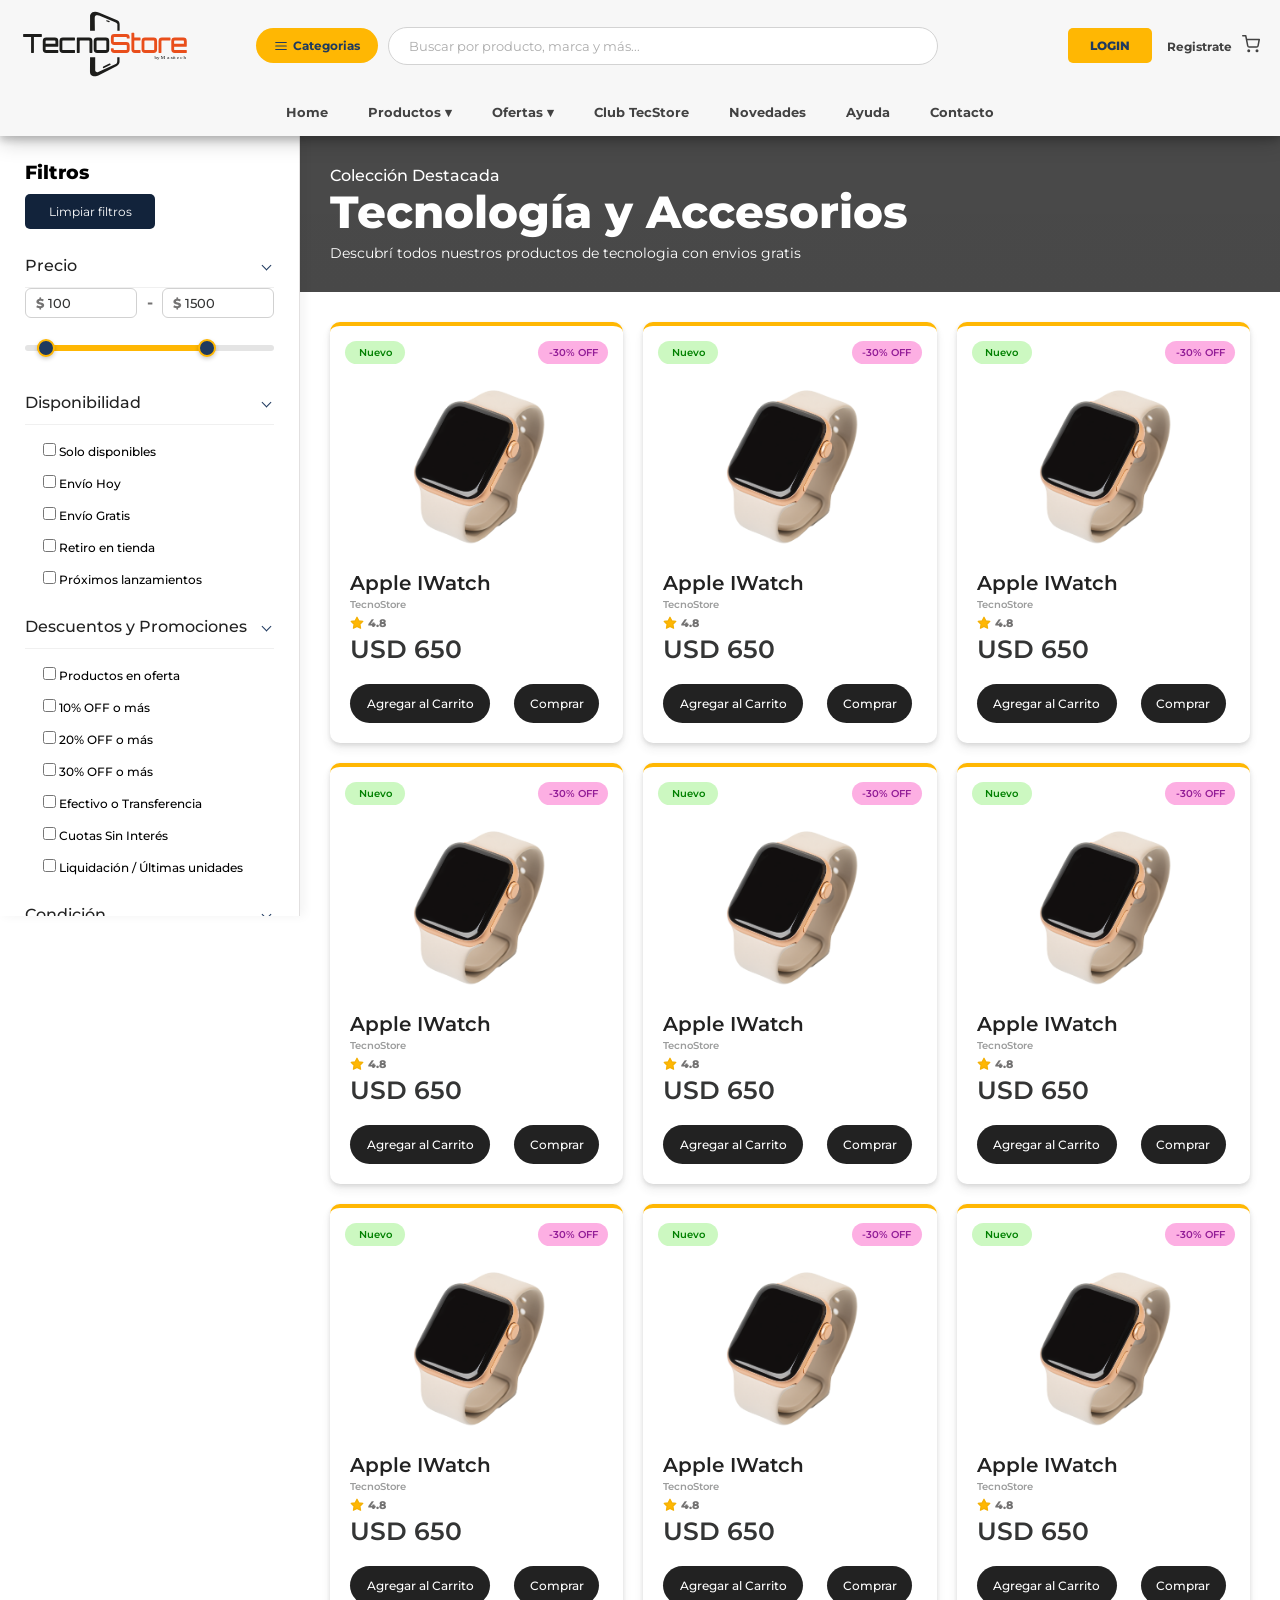
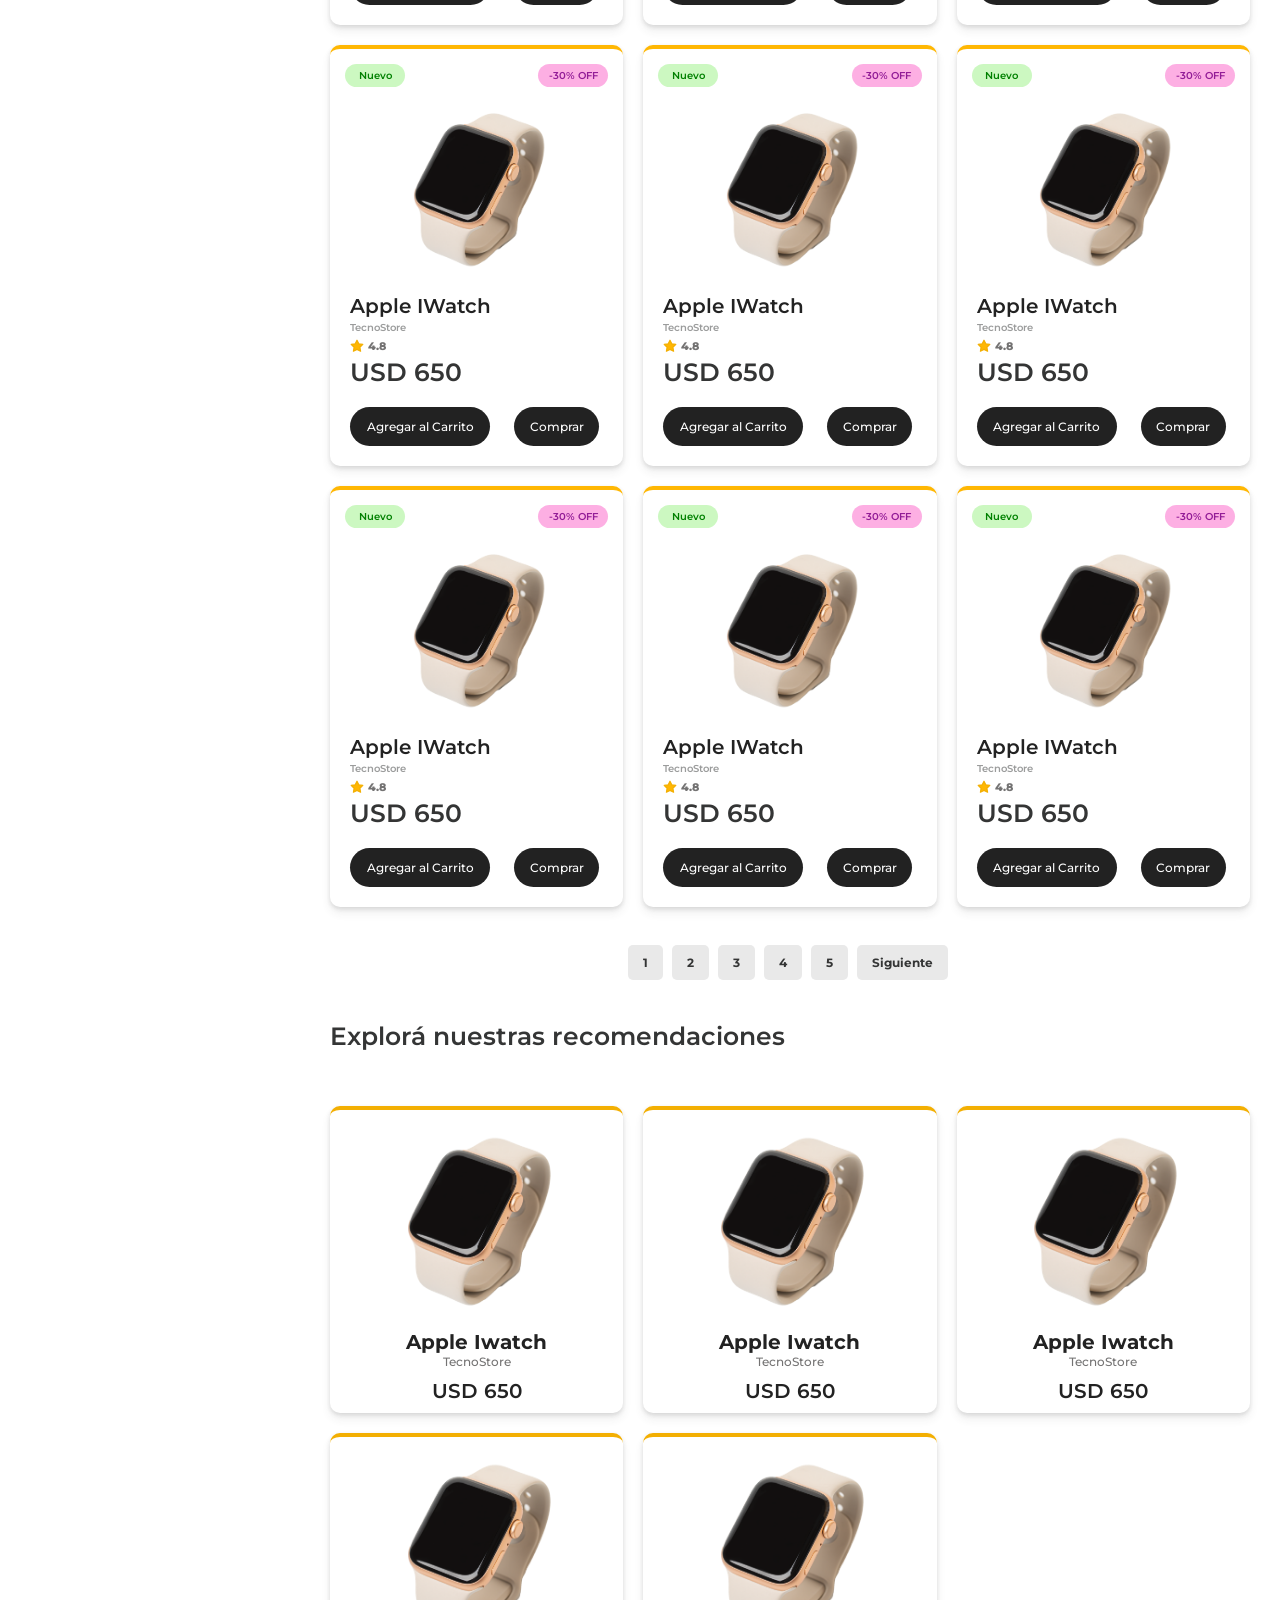
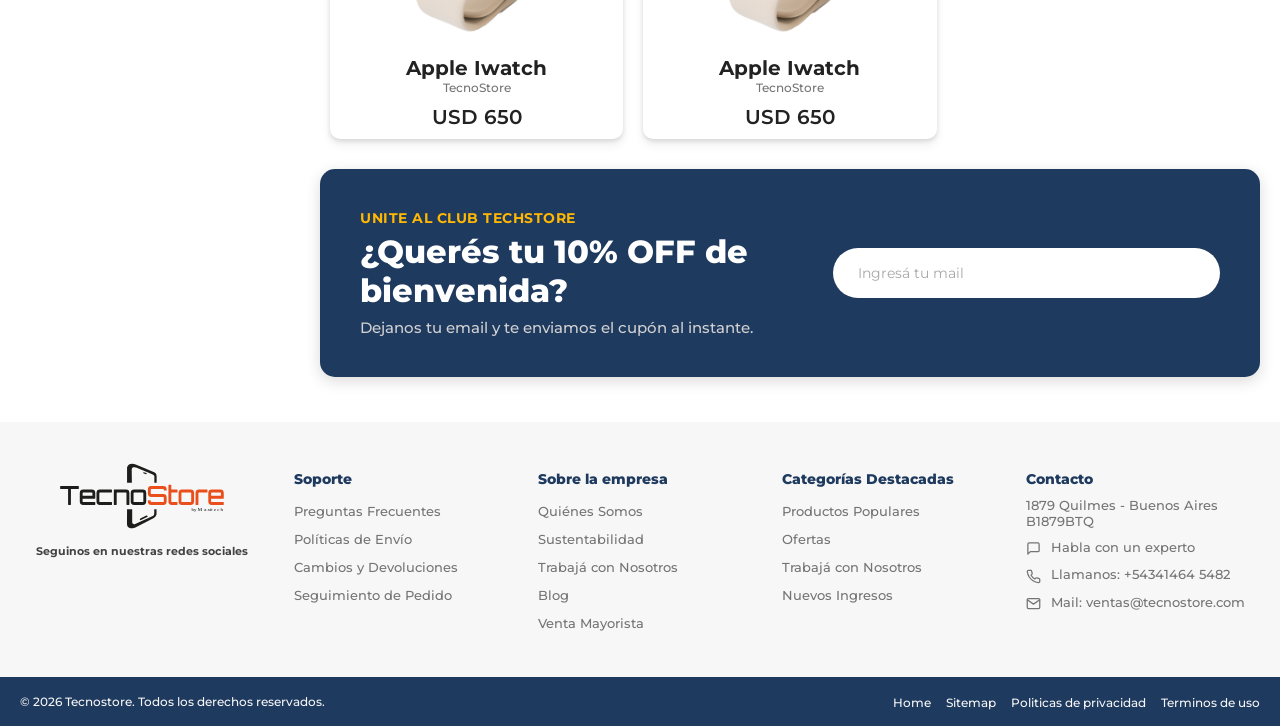
<file: products_category.html>
<!DOCTYPE html>
<html lang="es">
<head>
    <meta charset="UTF-8">
    <meta name="viewport" content="width=device-width, initial-scale=1.0">
    <title>Productos por Categoría</title>
    <link rel="stylesheet" href="style.css">
    <link rel="stylesheet" href="fonts.css">
</head>
<body>

    <header>
        <nav class="upper_nav">
            <div class="main_container">
                <div class="site_logo">
                    <a href="index.html">
                        <img src="src/logo_tecnostore_Mesa de trabajo 1.svg" class="logo" alt="Tecnostore Logo">
                    </a>
                </div>

                <button class="mobile_menu_btn" id="mobile_menu_btn" aria-label="Abrir menú">
                    <svg width="24" height="24" viewBox="0 0 24 24" fill="none" stroke="currentColor" stroke-width="2" stroke-linecap="round" stroke-linejoin="round">
                        <line x1="3" y1="12" x2="21" y2="12"></line>
                        <line x1="3" y1="6" x2="21" y2="6"></line>
                        <line x1="3" y1="18" x2="21" y2="18"></line>
                    </svg>
                </button>

                <div class="searchbar">
                    <a class="categories" href="#">
                        <svg width="14" height="14" viewBox="0 0 24 24" fill="none" stroke="currentColor" stroke-width="2" stroke-linecap="round" stroke-linejoin="round" style="margin-right: 5px;">
                            <line x1="3" y1="6" x2="21" y2="6"></line>
                            <line x1="3" y1="12" x2="21" y2="12"></line>
                            <line x1="3" y1="18" x2="21" y2="18"></line>
                        </svg>
                        Categorias
                    </a>
                    <input type="search" class="search" placeholder="Buscar por producto, marca y más..." name="" id="">
                </div>

                <div class="user_login">
                    <input type="button" class="login_btn" value="LOGIN">
                    <ul class="nav_list">
                        <li><a class="nav_link" href="register.html">Registrate</a></li>
                        <li>
                            <a class="nav_link_cart" href="cart.html">
                                <svg width="18" height="18" viewBox="0 0 24 24" fill="none" stroke="currentColor" stroke-width="2" stroke-linecap="round" stroke-linejoin="round">
                                    <circle cx="9" cy="21" r="1"></circle>
                                    <circle cx="20" cy="21" r="1"></circle>
                                    <path d="M1 1h4l2.68 13.39a2 2 0 0 0 2 1.61h9.72a2 2 0 0 0 2-1.61L23 6H6"></path>
                                </svg>
                            </a>
                        </li>
                    </ul>
                </div>
            </div>
        </nav>

        <nav class="main_nav" id="main_nav_menu">
            <div class="navbar">
                <ul class="nav_list_main">
                    <li><a class="main_nav_link" href="index.html">Home</a></li>
                    <li class="menu_con_submenu">
                        <a class="main_nav_link submenu_toggle" href="#">Productos ▾</a>
                        <div class="colapse_main_container">
                            <div class="colapse_nav_menu">
                                <h4 class="sub_menu_title">Computacion & Hardware</h4>
                                <hr>
                                <ul>
                                    <li class="colapse_menu_item"><a href="products_category.html" class="colapse_menu_link">Componentes</a></li>
                                    <li class="colapse_menu_item"><a href="products_category.html" class="colapse_menu_link">Perifericos</a></li>
                                    <li class="colapse_menu_item"><a href="products_category.html" class="colapse_menu_link">Almacenamiento</a></li>
                                    <li class="colapse_menu_item"><a href="products_category.html" class="colapse_menu_link">Conectividad</a></li>
                                    <li class="colapse_menu_item"><a href="products_category.html" class="colapse_menu_more">Ver mas</a></li>
                                </ul>
                            </div>
                            <div class="colapse_nav_menu">
                                <h4 class="sub_menu_title">Telefonia & Tablets</h4>
                                <hr>
                                <ul>
                                    <li class="colapse_menu_item"><a href="products_category.html" class="colapse_menu_link">Smartphones</a></li>
                                    <li class="colapse_menu_item"><a href="products_category.html" class="colapse_menu_link">Tablets</a></li>
                                    <li class="colapse_menu_item"><a href="products_category.html" class="colapse_menu_link">Smartwaches</a></li>
                                    <li class="colapse_menu_item"><a href="products_category.html" class="colapse_menu_link">Accesorios</a></li>
                                    <li class="colapse_menu_item"><a href="products_category.html" class="colapse_menu_more">Ver mas</a></li>
                                </ul>
                            </div>
                            <div class="colapse_nav_menu">
                                <h4 class="sub_menu_title">Audio & Video</h4>
                                <hr>
                                <ul>
                                    <li class="colapse_menu_item"><a href="products_category.html" class="colapse_menu_link">Auriculares</a></li>
                                    <li class="colapse_menu_item"><a href="products_category.html" class="colapse_menu_link">Parlantes y sonido</a></li>
                                    <li class="colapse_menu_item"><a href="products_category.html" class="colapse_menu_link">Smart TV</a></li>
                                    <li class="colapse_menu_item"><a href="products_category.html" class="colapse_menu_link">Streaming y Fotografía</a></li>
                                    <li class="colapse_menu_item"><a href="products_category.html" class="colapse_menu_more">Ver mas</a></li>
                                </ul>
                            </div>
                            <div class="colapse_nav_menu">
                                <h4 class="sub_menu_title">Gaming</h4>
                                <hr>
                                <ul>
                                    <li class="colapse_menu_item"><a href="products_category.html" class="colapse_menu_link">Consolas</a></li>
                                    <li class="colapse_menu_item"><a href="products_category.html" class="colapse_menu_link">Videoguegos</a></li>
                                    <li class="colapse_menu_item"><a href="products_category.html" class="colapse_menu_link">Accesorios Gamer</a></li>
                                    <li class="colapse_menu_item"><a href="products_category.html" class="colapse_menu_link">Periféricos Gamer</a></li>
                                    <li class="colapse_menu_item"><a href="products_category.html" class="colapse_menu_more">Ver mas</a></li>
                                </ul>
                            </div>
                            <div class="colapse_nav_menu">
                                <h4 class="sub_menu_title">Hogar Inteligente</h4>
                                <hr>
                                <ul>
                                    <li class="colapse_menu_item"><a href="products_category.html" class="colapse_menu_link">Asistentes Virtuales</a></li>
                                    <li class="colapse_menu_item"><a href="products_category.html" class="colapse_menu_link">Iluminación Inteligente</a></li>
                                    <li class="colapse_menu_item"><a href="products_category.html" class="colapse_menu_link">Seguridad Wi-Fi</a></li>
                                    <li class="colapse_menu_item"><a href="products_category.html" class="colapse_menu_link">Redes y Routers</a></li>
                                    <li class="colapse_menu_item"><a href="products_category.html" class="colapse_menu_more">Ver mas</a></li>
                                </ul>
                            </div>
                        </div>
                    </li>
                    <li class="menu_con_submenu">
                        <a class="main_nav_link submenu_toggle" href="#">Ofertas ▾</a>
                        <div class="colapse_main_container">
                            <div class="colapse_nav_menu">
                                <h4 class="sub_menu_title">Ofertas y Destacados</h4>
                                <hr>
                                <ul>
                                    <li class="colapse_menu_item"><a href="best_sellers.html" class="colapse_menu_link">Lo Más Vendido</a></li>
                                    <li class="colapse_menu_item"><a href="#" class="colapse_menu_link">Liquidación</a></li>
                                    <li class="colapse_menu_item"><a href="#" class="colapse_menu_link">Lanzamientos</a></li>
                                </ul>
                            </div>
                        </div>
                    </li>
                    <li><a class="main_nav_link" href="#">Club TecStore</a></li>
                    <li><a class="main_nav_link" href="#">Novedades</a></li>
                    <li><a class="main_nav_link" href="#">Ayuda</a></li>
                    <li><a class="main_nav_link" href="#">Contacto</a></li>
                </ul>
            </div>
        </nav>
    </header>

    <section>
        <div class="product_gallery_main">
            
            <!-- SECCIÓN DE FILTROS MEJORADA -->
            <aside class="product_gallery_filter">
                <div class="filter_header">
                    <h3 class="sidebar_title">Filtros</h3>
                    <button type="button" id="clearFiltersBtn" class="clear_filters_btn">Limpiar filtros</button>
                </div>

                <!-- 1. Filtro de Precio -->
                <details class="filter_group" open>
                    <summary class="filter_title">Precio</summary>
                    <div class="price-filter-container">
                        <div class="price-input-container">
                            <div class="price-field">
                                <span>$</span>
                                <input type="number" id="minPriceInput" value="100" min="0" max="2000">
                            </div>
                            <span class="price-separator">-</span>
                            <div class="price-field">
                                <span>$</span>
                                <input type="number" id="maxPriceInput" value="1500" min="0" max="2000">
                            </div>
                        </div>

                        <div class="slider-container">
                            <div class="price-track"></div>
                            <input type="range" id="minRange" min="0" max="2000" value="100" step="10">
                            <input type="range" id="maxRange" min="0" max="2000" value="1500" step="10">
                        </div>
                    </div>
                </details>

                <!-- 2. Filtro de Disponibilidad -->
                <details class="filter_group" open>
                    <summary class="filter_title">Disponibilidad</summary>
                    <ul class="filter_list">
                        <li class="filter_list_item">
                            <label class="checkbox_label">
                                <input type="checkbox" name="stock" value="available"> Solo disponibles
                            </label>
                        </li>
                        <li class="filter_list_item">
                            <label class="checkbox_label">
                                <input type="checkbox" name="shipping" value="today"> Envío Hoy
                            </label>
                        </li>
                        <li class="filter_list_item">
                            <label class="checkbox_label">
                                <input type="checkbox" name="shipping" value="free"> Envío Gratis
                            </label>
                        </li>
                        <li class="filter_list_item">
                            <label class="checkbox_label">
                                <input type="checkbox" name="pickup" value="store"> Retiro en tienda
                            </label>
                        </li>
                        <li class="filter_list_item">
                            <label class="checkbox_label">
                                <input type="checkbox" name="upcoming" value="releases"> Próximos lanzamientos
                            </label>
                        </li>
                    </ul>
                </details>

                <!-- 3. Filtro de Descuentos y Promociones -->
                <details class="filter_group" open>
                    <summary class="filter_title">Descuentos y Promociones</summary>
                    <ul class="filter_list">
                        <li class="filter_list_item">
                            <label class="checkbox_label">
                                <input type="checkbox" name="discount" value="all_offers"> Productos en oferta
                            </label>
                        </li>
                        <li class="filter_list_item">
                            <label class="checkbox_label">
                                <input type="checkbox" name="discount" value="10"> 10% OFF o más
                            </label>
                        </li>
                        <li class="filter_list_item">
                            <label class="checkbox_label">
                                <input type="checkbox" name="discount" value="20"> 20% OFF o más
                            </label>
                        </li>
                        <li class="filter_list_item">
                            <label class="checkbox_label">
                                <input type="checkbox" name="discount" value="30"> 30% OFF o más
                            </label>
                        </li>
                        <li class="filter_list_item">
                            <label class="checkbox_label">
                                <input type="checkbox" name="payment" value="cash"> Efectivo o Transferencia
                            </label>
                        </li>
                        <li class="filter_list_item">
                            <label class="checkbox_label">
                                <input type="checkbox" name="payment" value="installments"> Cuotas Sin Interés
                            </label>
                        </li>
                        <li class="filter_list_item">
                            <label class="checkbox_label">
                                <input type="checkbox" name="stock" value="clearance"> Liquidación / Últimas unidades
                            </label>
                        </li>
                    </ul>
                </details>

                <!-- 4. Filtro de Condicion -->
                <details class="filter_group" open>
                    <summary class="filter_title">Condición</summary>
                    <ul class="filter_list">
                        <li class="filter_list_item">
                            <label class="checkbox_label">
                                <input type="checkbox" name="stock" value="available"> Nuevo
                            </label>
                        </li>
                        <li class="filter_list_item">
                            <label class="checkbox_label">
                                <input type="checkbox" name="shipping" value="today"> Outlet
                            </label>
                        </li>
                        <li class="filter_list_item">
                            <label class="checkbox_label">
                                <input type="checkbox" name="shipping" value="free"> Reacondicionado
                            </label>
                        </li>
                    </ul>
                </details>

                <!-- 5. Filtro de Compatibilidad -->
                <details class="filter_group" open>
                    <summary class="filter_title">Compatibilidad</summary>
                    <ul class="filter_list">
                        <li class="filter_list_item">
                            <label class="checkbox_label">
                                <input type="checkbox" name="stock" value="available"> Compatible con Windows
                            </label>
                        </li>
                        <li class="filter_list_item">
                            <label class="checkbox_label">
                                <input type="checkbox" name="shipping" value="today"> Compatible con Apple
                            </label>
                        </li>
                        <li class="filter_list_item">
                            <label class="checkbox_label">
                                <input type="checkbox" name="shipping" value="free"> Compatible con consolas
                            </label>
                        </li>
                        <li class="filter_list_item">
                            <label class="checkbox_label">
                                <input type="checkbox" name="shipping" value="free"> Universal / Bluetooth
                            </label>
                        </li>
                    </ul>
                </details>

                <!-- 5. Filtro de Garantia -->
                <details class="filter_group" open>
                    <summary class="filter_title">Garantia</summary>
                    <ul class="filter_list">
                        <li class="filter_list_item">
                            <label class="checkbox_label">
                                <input type="checkbox" name="stock" value="available"> Garantía Oficial del Fabricante
                            </label>
                        </li>
                        <li class="filter_list_item">
                            <label class="checkbox_label">
                                <input type="checkbox" name="shipping" value="today"> Garantía Directa de la Tienda
                            </label>
                        </li>
                    </ul>
                </details>

                <!-- 6. Filtro de Valoración -->
                <details class="filter_group" open>
                    <summary class="filter_title">Valoración</summary>
                    <div class="star-filter-container">
                        <div class="star-rating" id="starFilter">
                            <span class="star" data-value="1" title="1 estrella">&#9733;</span>
                            <span class="star" data-value="2" title="2 estrellas">&#9733;</span>
                            <span class="star" data-value="3" title="3 estrellas">&#9733;</span>
                            <span class="star" data-value="4" title="4 estrellas">&#9733;</span>
                            <span class="star" data-value="5" title="5 estrellas">&#9733;</span>
                        </div>
                        <span class="rating-text" id="ratingText">Todas las calificaciones</span>
                    </div>
                </details>
            </aside>

            <!-- CONTENEDOR DERECHO: BANNER + GRILLA -->
            <div class="products_content_wrapper">
                
                <!-- BANNER DE PORTADA -->
                <div class="category_banner_container">
                    <div class="category_banner">
                        <div class="banner_text">
                            <span class="page_category">Colección Destacada</span>
                            <h1 class="banner_main_title">Tecnología y Accesorios</h1>
                            <p class="banner_description">Descubrí todos nuestros productos de tecnologia con envios gratis</p>
                        </div>
                    </div>
                </div>

                <!-- GRILLA DE PRODUCTOS -->
                <div class="products_cards_container">

                <!-- Producto 1 -->
                <a class="product_details_link" href="product_details.html">

                <div class="product_card_container">
                    <div class="condition_header">
                        <div class="single_product_condition">
                            <p class="condition">Nuevo</p>
                        </div>
                        <div class="single_product_discount">
                            <p class="discount">-30% OFF</p>
                        </div>
                    </div>
                    <div class="img_container">
                        <div class="product_img">
                            <img class="picture" src="src/apple_watch.png" alt="">
                        </div>
                    </div>
                    <div class="product_info_container">
                        <div class="product_data">
                            <h4 class="product_name">Apple IWatch</h4>
                            <p class="product_seller">TecnoStore</p>
                            <span class="product_rating">
                                <svg class="star_icon" width="14" height="14" viewBox="0 0 24 24" fill="none" stroke="currentColor" stroke-width="2" stroke-linecap="round" stroke-linejoin="round">
                                    <polygon points="12 2 15.09 8.26 22 9.27 17 14.14 18.18 21.02 12 17.77 5.82 21.02 7 14.14 2 9.27 8.91 8.26 12 2"></polygon>
                                </svg>
                                <span class="rating_number">4.8</span>
                            </span>
                            <p class="single_product_price">USD 650</p>
                            <input class="cart" type="button" value="Agregar al Carrito">
                            <input class="purchase" type="button" value="Comprar">
                        </div>
                    </div>
                </div>

                </a>

                <!-- Producto 2 -->
                <a class="product_details_link" href="product_details.html">

                <div class="product_card_container">
                    <div class="condition_header">
                        <div class="single_product_condition">
                            <p class="condition">Nuevo</p>
                        </div>
                        <div class="single_product_discount">
                            <p class="discount">-30% OFF</p>
                        </div>
                    </div>
                    <div class="img_container">
                        <div class="product_img">
                            <img class="picture" src="src/apple_watch.png" alt="">
                        </div>
                    </div>
                    <div class="product_info_container">
                        <div class="product_data">
                            <h4 class="product_name">Apple IWatch</h4>
                            <p class="product_seller">TecnoStore</p>
                            <span class="product_rating">
                                <svg class="star_icon" width="14" height="14" viewBox="0 0 24 24" fill="none" stroke="currentColor" stroke-width="2" stroke-linecap="round" stroke-linejoin="round">
                                    <polygon points="12 2 15.09 8.26 22 9.27 17 14.14 18.18 21.02 12 17.77 5.82 21.02 7 14.14 2 9.27 8.91 8.26 12 2"></polygon>
                                </svg>
                                <span class="rating_number">4.8</span>
                            </span>
                            <p class="single_product_price">USD 650</p>
                            <input class="cart" type="button" value="Agregar al Carrito">
                            <input class="purchase" type="button" value="Comprar">
                        </div>
                    </div>
                </div>

                </a>

                <!-- Producto 3 -->
                <a class="product_details_link" href="product_details.html">

                <div class="product_card_container">
                    <div class="condition_header">
                        <div class="single_product_condition">
                            <p class="condition">Nuevo</p>
                        </div>
                        <div class="single_product_discount">
                            <p class="discount">-30% OFF</p>
                        </div>
                    </div>
                    <div class="img_container">
                        <div class="product_img">
                            <img class="picture" src="src/apple_watch.png" alt="">
                        </div>
                    </div>
                    <div class="product_info_container">
                        <div class="product_data">
                            <h4 class="product_name">Apple IWatch</h4>
                            <p class="product_seller">TecnoStore</p>
                            <span class="product_rating">
                                <svg class="star_icon" width="14" height="14" viewBox="0 0 24 24" fill="none" stroke="currentColor" stroke-width="2" stroke-linecap="round" stroke-linejoin="round">
                                    <polygon points="12 2 15.09 8.26 22 9.27 17 14.14 18.18 21.02 12 17.77 5.82 21.02 7 14.14 2 9.27 8.91 8.26 12 2"></polygon>
                                </svg>
                                <span class="rating_number">4.8</span>
                            </span>
                            <p class="single_product_price">USD 650</p>
                            <input class="cart" type="button" value="Agregar al Carrito">
                            <input class="purchase" type="button" value="Comprar">
                        </div>
                    </div>
                </div>

                </a>

                <!-- Producto 4 -->
                <a class="product_details_link" href="product_details.html">


                <div class="product_card_container">
                    <div class="condition_header">
                        <div class="single_product_condition">
                            <p class="condition">Nuevo</p>
                        </div>
                        <div class="single_product_discount">
                            <p class="discount">-30% OFF</p>
                        </div>
                    </div>
                    <div class="img_container">
                        <div class="product_img">
                            <img class="picture" src="src/apple_watch.png" alt="">
                        </div>
                    </div>
                    <div class="product_info_container">
                        <div class="product_data">
                            <h4 class="product_name">Apple IWatch</h4>
                            <p class="product_seller">TecnoStore</p>
                            <span class="product_rating">
                                <svg class="star_icon" width="14" height="14" viewBox="0 0 24 24" fill="none" stroke="currentColor" stroke-width="2" stroke-linecap="round" stroke-linejoin="round">
                                    <polygon points="12 2 15.09 8.26 22 9.27 17 14.14 18.18 21.02 12 17.77 5.82 21.02 7 14.14 2 9.27 8.91 8.26 12 2"></polygon>
                                </svg>
                                <span class="rating_number">4.8</span>
                            </span>
                            <p class="single_product_price">USD 650</p>
                            <input class="cart" type="button" value="Agregar al Carrito">
                            <input class="purchase" type="button" value="Comprar">
                        </div>
                    </div>
                </div>

                </a>

                <!-- Producto 5 -->
                <a class="product_details_link" href="product_details.html">

                <div class="product_card_container">
                    <div class="condition_header">
                        <div class="single_product_condition">
                            <p class="condition">Nuevo</p>
                        </div>
                        <div class="single_product_discount">
                            <p class="discount">-30% OFF</p>
                        </div>
                    </div>
                    <div class="img_container">
                        <div class="product_img">
                            <img class="picture" src="src/apple_watch.png" alt="">
                        </div>
                    </div>
                    <div class="product_info_container">
                        <div class="product_data">
                            <h4 class="product_name">Apple IWatch</h4>
                            <p class="product_seller">TecnoStore</p>
                            <span class="product_rating">
                                <svg class="star_icon" width="14" height="14" viewBox="0 0 24 24" fill="none" stroke="currentColor" stroke-width="2" stroke-linecap="round" stroke-linejoin="round">
                                    <polygon points="12 2 15.09 8.26 22 9.27 17 14.14 18.18 21.02 12 17.77 5.82 21.02 7 14.14 2 9.27 8.91 8.26 12 2"></polygon>
                                </svg>
                                <span class="rating_number">4.8</span>
                            </span>
                            <p class="single_product_price">USD 650</p>
                            <input class="cart" type="button" value="Agregar al Carrito">
                            <input class="purchase" type="button" value="Comprar">
                        </div>
                    </div>
                </div>

                </a>

                <!-- Producto 6 -->
                <a class="product_details_link" href="product_details.html">

                <div class="product_card_container">
                    <div class="condition_header">
                        <div class="single_product_condition">
                            <p class="condition">Nuevo</p>
                        </div>
                        <div class="single_product_discount">
                            <p class="discount">-30% OFF</p>
                        </div>
                    </div>
                    <div class="img_container">
                        <div class="product_img">
                            <img class="picture" src="src/apple_watch.png" alt="">
                        </div>
                    </div>
                    <div class="product_info_container">
                        <div class="product_data">
                            <h4 class="product_name">Apple IWatch</h4>
                            <p class="product_seller">TecnoStore</p>
                            <span class="product_rating">
                                <svg class="star_icon" width="14" height="14" viewBox="0 0 24 24" fill="none" stroke="currentColor" stroke-width="2" stroke-linecap="round" stroke-linejoin="round">
                                    <polygon points="12 2 15.09 8.26 22 9.27 17 14.14 18.18 21.02 12 17.77 5.82 21.02 7 14.14 2 9.27 8.91 8.26 12 2"></polygon>
                                </svg>
                                <span class="rating_number">4.8</span>
                            </span>
                            <p class="single_product_price">USD 650</p>
                            <input class="cart" type="button" value="Agregar al Carrito">
                            <input class="purchase" type="button" value="Comprar">
                        </div>
                    </div>
                </div>

                </a>

                <!-- Producto 7 -->
                <a class="product_details_link" href="product_details.html">

                <div class="product_card_container">
                    <div class="condition_header">
                        <div class="single_product_condition">
                            <p class="condition">Nuevo</p>
                        </div>
                        <div class="single_product_discount">
                            <p class="discount">-30% OFF</p>
                        </div>
                    </div>
                    <div class="img_container">
                        <div class="product_img">
                            <img class="picture" src="src/apple_watch.png" alt="">
                        </div>
                    </div>
                    <div class="product_info_container">
                        <div class="product_data">
                            <h4 class="product_name">Apple IWatch</h4>
                            <p class="product_seller">TecnoStore</p>
                            <span class="product_rating">
                                <svg class="star_icon" width="14" height="14" viewBox="0 0 24 24" fill="none" stroke="currentColor" stroke-width="2" stroke-linecap="round" stroke-linejoin="round">
                                    <polygon points="12 2 15.09 8.26 22 9.27 17 14.14 18.18 21.02 12 17.77 5.82 21.02 7 14.14 2 9.27 8.91 8.26 12 2"></polygon>
                                </svg>
                                <span class="rating_number">4.8</span>
                            </span>
                            <p class="single_product_price">USD 650</p>
                            <input class="cart" type="button" value="Agregar al Carrito">
                            <input class="purchase" type="button" value="Comprar">
                        </div>
                    </div>
                </div>

                </a>

                <!-- Producto 8 -->
                <a class="product_details_link" href="product_details.html">

                <div class="product_card_container">
                    <div class="condition_header">
                        <div class="single_product_condition">
                            <p class="condition">Nuevo</p>
                        </div>
                        <div class="single_product_discount">
                            <p class="discount">-30% OFF</p>
                        </div>
                    </div>
                    <div class="img_container">
                        <div class="product_img">
                            <img class="picture" src="src/apple_watch.png" alt="">
                        </div>
                    </div>
                    <div class="product_info_container">
                        <div class="product_data">
                            <h4 class="product_name">Apple IWatch</h4>
                            <p class="product_seller">TecnoStore</p>
                            <span class="product_rating">
                                <svg class="star_icon" width="14" height="14" viewBox="0 0 24 24" fill="none" stroke="currentColor" stroke-width="2" stroke-linecap="round" stroke-linejoin="round">
                                    <polygon points="12 2 15.09 8.26 22 9.27 17 14.14 18.18 21.02 12 17.77 5.82 21.02 7 14.14 2 9.27 8.91 8.26 12 2"></polygon>
                                </svg>
                                <span class="rating_number">4.8</span>
                            </span>
                            <p class="single_product_price">USD 650</p>
                            <input class="cart" type="button" value="Agregar al Carrito">
                            <input class="purchase" type="button" value="Comprar">
                        </div>
                    </div>
                </div>

                </a>
                
                <!-- Producto 9 -->
                <a class="product_details_link" href="product_details.html">

                <div class="product_card_container">
                    <div class="condition_header">
                        <div class="single_product_condition">
                            <p class="condition">Nuevo</p>
                        </div>
                        <div class="single_product_discount">
                            <p class="discount">-30% OFF</p>
                        </div>
                    </div>
                    <div class="img_container">
                        <div class="product_img">
                            <img class="picture" src="src/apple_watch.png" alt="">
                        </div>
                    </div>
                    <div class="product_info_container">
                        <div class="product_data">
                            <h4 class="product_name">Apple IWatch</h4>
                            <p class="product_seller">TecnoStore</p>
                            <span class="product_rating">
                                <svg class="star_icon" width="14" height="14" viewBox="0 0 24 24" fill="none" stroke="currentColor" stroke-width="2" stroke-linecap="round" stroke-linejoin="round">
                                    <polygon points="12 2 15.09 8.26 22 9.27 17 14.14 18.18 21.02 12 17.77 5.82 21.02 7 14.14 2 9.27 8.91 8.26 12 2"></polygon>
                                </svg>
                                <span class="rating_number">4.8</span>
                            </span>
                            <p class="single_product_price">USD 650</p>
                            <input class="cart" type="button" value="Agregar al Carrito">
                            <input class="purchase" type="button" value="Comprar">
                        </div>
                    </div>
                </div>

                </a>

                <!-- Producto 10 -->
                <a class="product_details_link" href="product_details.html">

                <div class="product_card_container">
                    <div class="condition_header">
                        <div class="single_product_condition">
                            <p class="condition">Nuevo</p>
                        </div>
                        <div class="single_product_discount">
                            <p class="discount">-30% OFF</p>
                        </div>
                    </div>
                    <div class="img_container">
                        <div class="product_img">
                            <img class="picture" src="src/apple_watch.png" alt="">
                        </div>
                    </div>
                    <div class="product_info_container">
                        <div class="product_data">
                            <h4 class="product_name">Apple IWatch</h4>
                            <p class="product_seller">TecnoStore</p>
                            <span class="product_rating">
                                <svg class="star_icon" width="14" height="14" viewBox="0 0 24 24" fill="none" stroke="currentColor" stroke-width="2" stroke-linecap="round" stroke-linejoin="round">
                                    <polygon points="12 2 15.09 8.26 22 9.27 17 14.14 18.18 21.02 12 17.77 5.82 21.02 7 14.14 2 9.27 8.91 8.26 12 2"></polygon>
                                </svg>
                                <span class="rating_number">4.8</span>
                            </span>
                            <p class="single_product_price">USD 650</p>
                            <input class="cart" type="button" value="Agregar al Carrito">
                            <input class="purchase" type="button" value="Comprar">
                        </div>
                    </div>
                </div>

                </a>

                <!-- Producto 11 -->
                <a class="product_details_link" href="product_details.html">

                <div class="product_card_container">
                    <div class="condition_header">
                        <div class="single_product_condition">
                            <p class="condition">Nuevo</p>
                        </div>
                        <div class="single_product_discount">
                            <p class="discount">-30% OFF</p>
                        </div>
                    </div>
                    <div class="img_container">
                        <div class="product_img">
                            <img class="picture" src="src/apple_watch.png" alt="">
                        </div>
                    </div>
                    <div class="product_info_container">
                        <div class="product_data">
                            <h4 class="product_name">Apple IWatch</h4>
                            <p class="product_seller">TecnoStore</p>
                            <span class="product_rating">
                                <svg class="star_icon" width="14" height="14" viewBox="0 0 24 24" fill="none" stroke="currentColor" stroke-width="2" stroke-linecap="round" stroke-linejoin="round">
                                    <polygon points="12 2 15.09 8.26 22 9.27 17 14.14 18.18 21.02 12 17.77 5.82 21.02 7 14.14 2 9.27 8.91 8.26 12 2"></polygon>
                                </svg>
                                <span class="rating_number">4.8</span>
                            </span>
                            <p class="single_product_price">USD 650</p>
                            <input class="cart" type="button" value="Agregar al Carrito">
                            <input class="purchase" type="button" value="Comprar">
                        </div>
                    </div>
                </div>

                </a>

                <!-- Producto 12 -->
                <a class="product_details_link" href="product_details.html">

                <div class="product_card_container">
                    <div class="condition_header">
                        <div class="single_product_condition">
                            <p class="condition">Nuevo</p>
                        </div>
                        <div class="single_product_discount">
                            <p class="discount">-30% OFF</p>
                        </div>
                    </div>
                    <div class="img_container">
                        <div class="product_img">
                            <img class="picture" src="src/apple_watch.png" alt="">
                        </div>
                    </div>
                    <div class="product_info_container">
                        <div class="product_data">
                            <h4 class="product_name">Apple IWatch</h4>
                            <p class="product_seller">TecnoStore</p>
                            <span class="product_rating">
                                <svg class="star_icon" width="14" height="14" viewBox="0 0 24 24" fill="none" stroke="currentColor" stroke-width="2" stroke-linecap="round" stroke-linejoin="round">
                                    <polygon points="12 2 15.09 8.26 22 9.27 17 14.14 18.18 21.02 12 17.77 5.82 21.02 7 14.14 2 9.27 8.91 8.26 12 2"></polygon>
                                </svg>
                                <span class="rating_number">4.8</span>
                            </span>
                            <p class="single_product_price">USD 650</p>
                            <input class="cart" type="button" value="Agregar al Carrito">
                            <input class="purchase" type="button" value="Comprar">
                        </div>
                    </div>
                </div>

                </a>

                <!-- Producto 13 -->
                <a class="product_details_link" href="product_details.html">

                <div class="product_card_container">
                    <div class="condition_header">
                        <div class="single_product_condition">
                            <p class="condition">Nuevo</p>
                        </div>
                        <div class="single_product_discount">
                            <p class="discount">-30% OFF</p>
                        </div>
                    </div>
                    <div class="img_container">
                        <div class="product_img">
                            <img class="picture" src="src/apple_watch.png" alt="">
                        </div>
                    </div>
                    <div class="product_info_container">
                        <div class="product_data">
                            <h4 class="product_name">Apple IWatch</h4>
                            <p class="product_seller">TecnoStore</p>
                            <span class="product_rating">
                                <svg class="star_icon" width="14" height="14" viewBox="0 0 24 24" fill="none" stroke="currentColor" stroke-width="2" stroke-linecap="round" stroke-linejoin="round">
                                    <polygon points="12 2 15.09 8.26 22 9.27 17 14.14 18.18 21.02 12 17.77 5.82 21.02 7 14.14 2 9.27 8.91 8.26 12 2"></polygon>
                                </svg>
                                <span class="rating_number">4.8</span>
                            </span>
                            <p class="single_product_price">USD 650</p>
                            <input class="cart" type="button" value="Agregar al Carrito">
                            <input class="purchase" type="button" value="Comprar">
                        </div>
                    </div>
                </div>

                </a>

                <!-- Producto 14 -->
                <a class="product_details_link" href="product_details.html">

                <div class="product_card_container">
                    <div class="condition_header">
                        <div class="single_product_condition">
                            <p class="condition">Nuevo</p>
                        </div>
                        <div class="single_product_discount">
                            <p class="discount">-30% OFF</p>
                        </div>
                    </div>
                    <div class="img_container">
                        <div class="product_img">
                            <img class="picture" src="src/apple_watch.png" alt="">
                        </div>
                    </div>
                    <div class="product_info_container">
                        <div class="product_data">
                            <h4 class="product_name">Apple IWatch</h4>
                            <p class="product_seller">TecnoStore</p>
                            <span class="product_rating">
                                <svg class="star_icon" width="14" height="14" viewBox="0 0 24 24" fill="none" stroke="currentColor" stroke-width="2" stroke-linecap="round" stroke-linejoin="round">
                                    <polygon points="12 2 15.09 8.26 22 9.27 17 14.14 18.18 21.02 12 17.77 5.82 21.02 7 14.14 2 9.27 8.91 8.26 12 2"></polygon>
                                </svg>
                                <span class="rating_number">4.8</span>
                            </span>
                            <p class="single_product_price">USD 650</p>
                            <input class="cart" type="button" value="Agregar al Carrito">
                            <input class="purchase" type="button" value="Comprar">
                        </div>
                    </div>
                </div>

                </a>

                <!-- Producto 15 -->
                <a class="product_details_link" href="product_details.html">

                    <div class="product_card_container">
                        <div class="condition_header">
                            <div class="single_product_condition">
                                <p class="condition">Nuevo</p>
                            </div>
                            <div class="single_product_discount">
                                <p class="discount">-30% OFF</p>
                            </div>
                        </div>
                        <div class="img_container">
                            <div class="product_img">
                                <img class="picture" src="src/apple_watch.png" alt="">
                            </div>
                        </div>
                        <div class="product_info_container">
                            <div class="product_data">
                                <h4 class="product_name">Apple IWatch</h4>
                                <p class="product_seller">TecnoStore</p>
                                <span class="product_rating">
                                    <svg class="star_icon" width="14" height="14" viewBox="0 0 24 24" fill="none" stroke="currentColor" stroke-width="2" stroke-linecap="round" stroke-linejoin="round">
                                        <polygon points="12 2 15.09 8.26 22 9.27 17 14.14 18.18 21.02 12 17.77 5.82 21.02 7 14.14 2 9.27 8.91 8.26 12 2"></polygon>
                                    </svg>
                                    <span class="rating_number">4.8</span>
                                </span>
                                <p class="single_product_price">USD 650</p>
                                <input class="cart" type="button" value="Agregar al Carrito">
                                <input class="purchase" type="button" value="Comprar">
                            </div>
                        </div>
                    </div>
                </a>
                </div>

                <div class="pagination_section">
                    <div class="pagination_numbers">
                        <a class="pagination_link" href="">1</a>
                        <a class="pagination_link" href="">2</a>
                        <a class="pagination_link" href="">3</a>
                        <a class="pagination_link" href="">4</a>
                        <a class="pagination_link" href="">5</a>
                        <a class="pagination_link" href="">Siguiente</a>
                    </div>
                </div>

                <!-- GRILLA DE EXPLORA SUGERENCIAS -->
                <h4 class="recomendation_text">Explorá nuestras recomendaciones</h4>
                <div class="recomendation_container">

                    <div class="recomendation_card">
                        <a class="recomendation_card_link" href="#">

                            <div class="products_recomendations">
                                <div class="recomendation">
                                    <img class="recomendation_picture" src="src/apple_watch.png" alt="">
                                    <h4 class="related_product_title">Apple Iwatch</h4>
                                    <p class="related_product_provider">TecnoStore</p>
                                    <p class="related_product_price">USD 650</p>
                                </div>
                                
                            </div>

                        </a>
                    </div>

                    <div class="recomendation_card">
                        <a class="recomendation_card_link" href="#">

                            <div class="products_recomendations">
                                <div class="recomendation">
                                    <img class="recomendation_picture" src="src/apple_watch.png" alt="">
                                    <h4 class="related_product_title">Apple Iwatch</h4>
                                    <p class="related_product_provider">TecnoStore</p>
                                    <p class="related_product_price">USD 650</p>
                                </div>
                                
                            </div>

                        </a>
                    </div>

                    <div class="recomendation_card">
                        <a class="recomendation_card_link" href="#">

                            <div class="products_recomendations">
                                <div class="recomendation">
                                    <img class="recomendation_picture" src="src/apple_watch.png" alt="">
                                    <h4 class="related_product_title">Apple Iwatch</h4>
                                    <p class="related_product_provider">TecnoStore</p>
                                    <p class="related_product_price">USD 650</p>
                                </div>
                                
                            </div>

                        </a>
                    </div>

                    <div class="recomendation_card">
                        <a class="recomendation_card_link" href="#">

                            <div class="products_recomendations">
                                <div class="recomendation">
                                    <img class="recomendation_picture" src="src/apple_watch.png" alt="">
                                    <h4 class="related_product_title">Apple Iwatch</h4>
                                    <p class="related_product_provider">TecnoStore</p>
                                    <p class="related_product_price">USD 650</p>
                                </div>
                                
                            </div>

                        </a>
                    </div>

                    <div class="recomendation_card">
                        <a class="recomendation_card_link" href="#">

                            <div class="products_recomendations">
                                <div class="recomendation">
                                    <img class="recomendation_picture" src="src/apple_watch.png" alt="">
                                    <h4 class="related_product_title">Apple Iwatch</h4>
                                    <p class="related_product_provider">TecnoStore</p>
                                    <p class="related_product_price">USD 650</p>
                                </div>
                                
                            </div>

                        </a>
                    </div>

                </div>
                
                <div class="club_register_container">
                <div class="club_banner">
                    <div class="club_register_text">
                        <h4 class="banner_category">Unite al Club TechStore</h4>
                        <h4 class="club_title_text">¿Querés tu 10% OFF de bienvenida?</h4>
                        <p class="club_banner_description">Dejanos tu email y te enviamos el cupón al instante.</p>
                    </div>
                    <div class="club_mail_input">
                        <input class="mail_input" type="email" placeholder="Ingresá tu mail" name="" id="">
                    </div>
                </div>
            </div>

            </div>

        </div>
    </section>

    <footer>
        <div class="footer_main">
            <div class="social">
                <img src="src/logo_tecnostore_Mesa de trabajo 1.svg" class="logo" alt="">
                <h5 class="follow">Seguinos en nuestras redes sociales</h5>
            </div>
            <div class="footer_info">
                <ul class="footer_nav_list">
                    <h4 class="section_title">Soporte</h4>
                    <li><a class="footer_nav_link" href="#">Preguntas Frecuentes</a></li>
                    <li><a class="footer_nav_link" href="#">Políticas de Envío</a></li>
                    <li><a class="footer_nav_link" href="#">Cambios y Devoluciones</a></li>
                    <li><a class="footer_nav_link" href="#">Seguimiento de Pedido</a></li>
                </ul>
            </div>
            <div class="footer_info">
                <ul class="footer_nav_list">
                    <h4 class="section_title">Sobre la empresa</h4>
                    <li><a class="footer_nav_link" href="#">Quiénes Somos</a></li>
                    <li><a class="footer_nav_link" href="#">Sustentabilidad</a></li>
                    <li><a class="footer_nav_link" href="#">Trabajá con Nosotros</a></li>
                    <li><a class="footer_nav_link" href="#">Blog</a></li>
                    <li><a class="footer_nav_link" href="#">Venta Mayorista</a></li>
                </ul>
            </div>
            <div class="footer_info">
                <ul class="footer_nav_list">
                    <h4 class="section_title">Categorías Destacadas</h4>
                    <li><a class="footer_nav_link" href="#">Productos Populares</a></li>
                    <li><a class="footer_nav_link" href="#">Ofertas</a></li>
                    <li><a class="footer_nav_link" href="#">Trabajá con Nosotros</a></li>
                    <li><a class="footer_nav_link" href="#">Nuevos Ingresos</a></li>
                </ul>
            </div>
            <div class="footer_contact">
                <h4 class="section_title">Contacto</h4>
                <p class="address">1879 Quilmes - Buenos Aires<br>B1879BTQ</p>
                <p class="chat">
                    <svg width="15" height="15" viewBox="0 0 24 24" fill="none" stroke="currentColor" stroke-width="2" stroke-linecap="round" stroke-linejoin="round" style="vertical-align: middle; margin-right: 6px;">
                        <path d="M21 15a2 2 0 0 1-2 2H7l-4 4V5a2 2 0 0 1 2-2h14a2 2 0 0 1 2 2z"></path>
                    </svg>
                    Habla con un experto
                </p>
                <p class="phone">
                    <svg width="15" height="15" viewBox="0 0 24 24" fill="none" stroke="currentColor" stroke-width="2" stroke-linecap="round" stroke-linejoin="round" style="vertical-align: middle; margin-right: 6px;">
                        <path d="M22 16.92v3a2 2 0 0 1-2.18 2 19.79 19.79 0 0 1-8.63-3.07 19.5 19.5 0 0 1-6-6 19.79 19.79 0 0 1-3.07-8.67A2 2 0 0 1 4.11 2h3a2 2 0 0 1 2 1.72 12.84 12.84 0 0 0 .7 2.81 2 2 0 0 1-.45 2.11L8.09 9.91a16 16 0 0 0 6 6l1.27-1.27a2 2 0 0 1 2.11-.45 12.84 12.84 0 0 0 2.81.7A2 2 0 0 1 22 16.92z"></path>
                    </svg>
                    Llamanos: +54341464 5482
                </p>
                <p class="mail">
                    <svg width="15" height="15" viewBox="0 0 24 24" fill="none" stroke="currentColor" stroke-width="2" stroke-linecap="round" stroke-linejoin="round" style="vertical-align: middle; margin-right: 6px;">
                        <path d="M4 4h16c1.1 0 2 .9 2 2v12c0 1.1-.9 2-2 2H4c-1.1 0-2-.9-2-2V6c0-1.1.9-2 2-2z"></path>
                        <polyline points="22,6 12,13 2,6"></polyline>
                    </svg>
                    Mail: ventas@tecnostore.com
                </p>
            </div>
        </div>
        <div class="sub-footer_container">
            <div class="copy_container">
                <p class="copy">&copy; 2026 Tecnostore. Todos los derechos reservados.</p>
            </div>
            <div class="legal_container">
                <ul class="legal_navbar">
                    <li><a class="legal_link" href="#">Home</a></li>
                    <li><a class="legal_link" href="#">Sitemap</a></li>
                    <li><a class="legal_link" href="#">Politicas de privacidad</a></li>
                    <li><a class="legal_link" href="#">Terminos de uso</a></li>
                </ul>
            </div>
        </div>
    </footer>

    <!-- Scripts de la navegación -->
    <script>
        document.addEventListener("DOMContentLoaded", function() {
            const menuBtn = document.getElementById("mobile_menu_btn");
            const mainNav = document.getElementById("main_nav_menu");

            if (menuBtn && mainNav) {
                menuBtn.addEventListener("click", function() {
                    mainNav.classList.toggle("active");
                });
            }

            const submenuToggles = document.querySelectorAll(".submenu_toggle");
            
            submenuToggles.forEach(toggle => {
                toggle.addEventListener("click", function(e) {
                    if (window.innerWidth <= 992) {
                        e.preventDefault();
                        const parentLi = this.parentElement;
                        parentLi.classList.toggle("open");
                    }
                });
            });
        });
    </script>

    <!-- Script del Filtro por Estrellas -->
    <script>
        document.addEventListener("DOMContentLoaded", function() {
            const stars = document.querySelectorAll("#starFilter .star");
            const ratingText = document.getElementById("ratingText");
            let currentRating = 0;

            stars.forEach(star => {
                star.addEventListener("mouseenter", function() {
                    const hoverValue = parseInt(this.getAttribute("data-value"));
                    highlightStars(hoverValue, "hover");
                });

                star.addEventListener("mouseleave", function() {
                    clearHighlights("hover");
                });

                star.addEventListener("click", function() {
                    const clickedValue = parseInt(this.getAttribute("data-value"));

                    if (currentRating === clickedValue) {
                        currentRating = 0;
                    } else {
                        currentRating = clickedValue;
                    }

                    updateStarUI();
                    aplicarFiltroProductos();
                });
            });

            function highlightStars(value, className) {
                stars.forEach(star => {
                    const starValue = parseInt(star.getAttribute("data-value"));
                    if (starValue <= value) {
                        star.classList.add(className);
                    } else {
                        star.classList.remove(className);
                    }
                });
            }

            function clearHighlights(className) {
                stars.forEach(star => star.classList.remove(className));
            }

            window.resetStarsUI = function() {
                currentRating = 0;
                updateStarUI();
            };

            function updateStarUI() {
                stars.forEach(star => {
                    const starValue = parseInt(star.getAttribute("data-value"));
                    if (starValue <= currentRating) {
                        star.classList.add("active");
                    } else {
                        star.classList.remove("active");
                    }
                });

                if (currentRating === 0) {
                    ratingText.textContent = "Todas las calificaciones";
                } else if (currentRating === 1) {
                    ratingText.textContent = "1 estrella o más";
                } else {
                    ratingText.textContent = `${currentRating} estrellas o más`;
                }
            }
        });
    </script>

    <!-- Script del Filtro de Precios y Limpieza -->
    <script>
        document.addEventListener("DOMContentLoaded", function() {
            const minRange = document.getElementById("minRange");
            const maxRange = document.getElementById("maxRange");
            const minPriceInput = document.getElementById("minPriceInput");
            const maxPriceInput = document.getElementById("maxPriceInput");
            const priceTrack = document.querySelector(".price-track");
            const clearFiltersBtn = document.getElementById("clearFiltersBtn");

            const priceGap = 50;

            function updateTrack() {
                const minVal = parseInt(minRange.value);
                const maxVal = parseInt(maxRange.value);
                const maxLimit = parseInt(minRange.max);

                const leftPercent = (minVal / maxLimit) * 100;
                const rightPercent = 100 - ((maxVal / maxLimit) * 100);

                priceTrack.style.left = leftPercent + "%";
                priceTrack.style.right = rightPercent + "%";
            }

            minRange.addEventListener("input", function() {
                if (parseInt(maxRange.value) - parseInt(minRange.value) < priceGap) {
                    minRange.value = parseInt(maxRange.value) - priceGap;
                }
                minPriceInput.value = minRange.value;
                updateTrack();
                aplicarFiltroProductos();
            });

            maxRange.addEventListener("input", function() {
                if (parseInt(maxRange.value) - parseInt(minRange.value) < priceGap) {
                    maxRange.value = parseInt(minRange.value) + priceGap;
                }
                maxPriceInput.value = maxRange.value;
                updateTrack();
                aplicarFiltroProductos();
            });

            minPriceInput.addEventListener("change", function() {
                let val = parseInt(minPriceInput.value);
                if (val < 0) val = 0;
                if (parseInt(maxPriceInput.value) - val < priceGap) {
                    val = parseInt(maxPriceInput.value) - priceGap;
                }
                minPriceInput.value = val;
                minRange.value = val;
                updateTrack();
                aplicarFiltroProductos();
            });

            maxPriceInput.addEventListener("change", function() {
                let val = parseInt(maxPriceInput.value);
                if (val > parseInt(maxRange.max)) val = parseInt(maxRange.max);
                if (val - parseInt(minPriceInput.value) < priceGap) {
                    val = parseInt(minPriceInput.value) + priceGap;
                }
                maxPriceInput.value = val;
                maxRange.value = val;
                updateTrack();
                aplicarFiltroProductos();
            });

            // Restablecer todos los filtros
            if (clearFiltersBtn) {
                clearFiltersBtn.addEventListener("click", function() {
                    document.querySelectorAll('.filter_list input[type="checkbox"]').forEach(cb => cb.checked = false);
                    minRange.value = 0;
                    maxRange.value = 2000;
                    minPriceInput.value = 0;
                    maxPriceInput.value = 2000;
                    updateTrack();
                    if (window.resetStarsUI) window.resetStarsUI();
                    aplicarFiltroProductos();
                });
            }

            updateTrack();

            window.aplicarFiltroProductos = function() {
                console.log("Filtros actualizados.");
            };
        });
    </script>
</body>
</html>
</file>
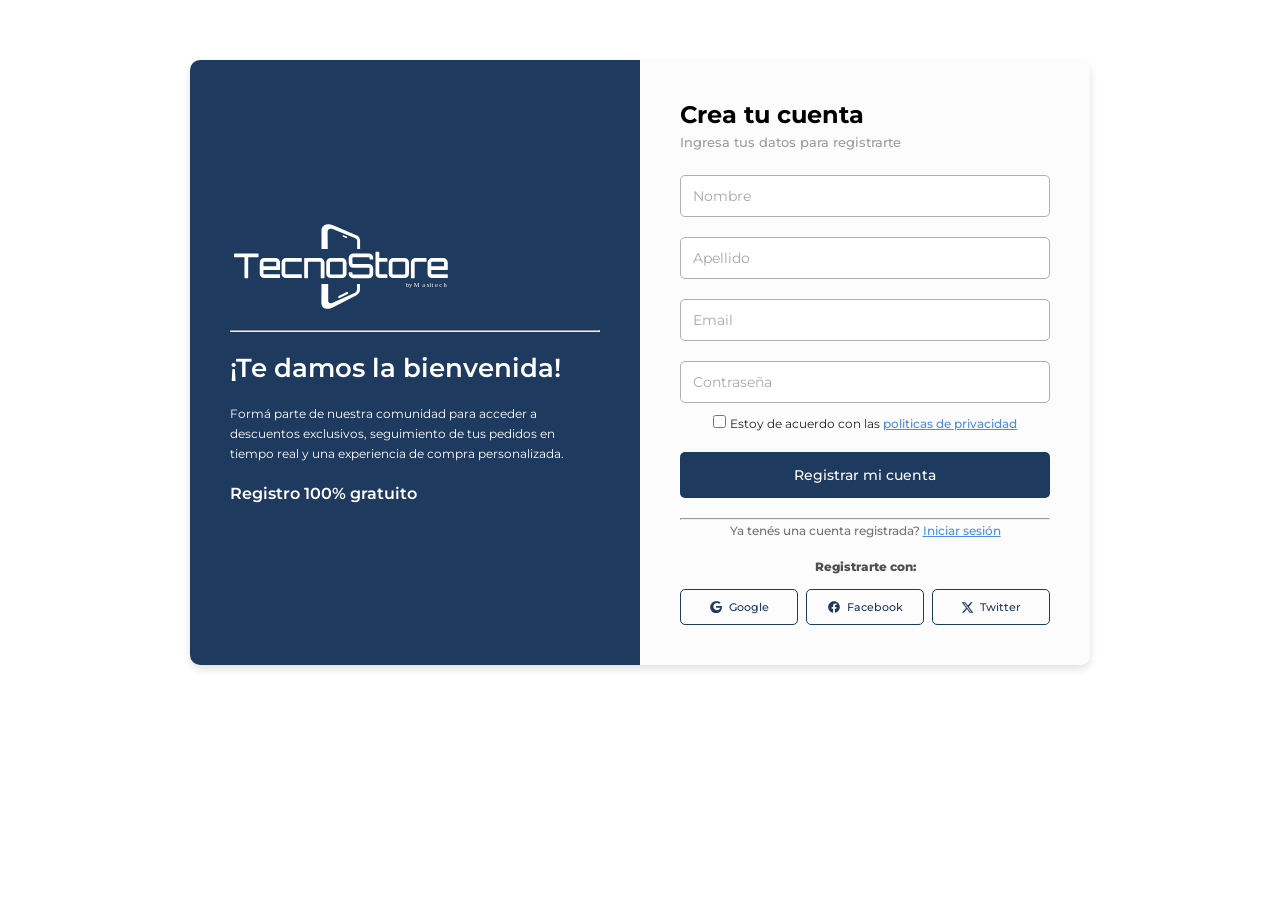
<file: register.html>
<!DOCTYPE html>
<html lang="en">
<head>
    <meta charset="UTF-8">
    <meta name="viewport" content="width=device-width, initial-scale=1.0">
    <title>Registrate</title>
    <link rel="stylesheet" href="style.css">
    <link rel="stylesheet" href="fonts.css">
</head>
<body>

    <section class="main_container">
        <div class="main_form_area">
            <div class="form_container">
                <div class="info_container">
                    <div class="form_info">
                        <img class="form_logo" src="src/logo_tecnostore_Blanco-01.svg" alt="">
                        <hr>
                        <h4 class="form_cover_title">¡Te damos la bienvenida!</h4>
                        <p class="feature">Formá parte de nuestra comunidad para acceder a descuentos exclusivos, seguimiento de tus pedidos en tiempo real y una experiencia de compra personalizada.</p>
                        <p class="register_free">Registro 100% gratuito</p>
                    </div>
                </div>
                <div class="inputs_container">
                    <h4 class="form_title"> Crea tu cuenta</h4>
                    <p class="form_description">Ingresa tus datos para registrarte</p>
                    <form action="">
                        <input type="text" class="input" placeholder="Nombre" name="" id="">
                        <input type="text" class="input" placeholder="Apellido" name="" id="">
                        <input type="email" class="input" placeholder="Email" name="" id="">
                        <input type="password" class="input" placeholder="Contraseña" name="" id="">
                        <input type="checkbox" name="" id="">
                        <span class="privacy">
                            Estoy de acuerdo con las 
                            <a class="privacy_link" href="#">
                                politicas de privacidad
                            </a>
                        </span>
                        <input type="button" class="submit_btn" value="Registrar mi cuenta">
                    </form>
                    <hr>
                    <div class="account">
                        <span class="already_account">Ya tenés una cuenta registrada? <a class="signin_link" href="#">Iniciar sesión</a></span> 
                    </div>
                    <div class="social_signin">
                        <h4 class="social_title">Registrarte con:</h4>
                        <div class="social_btn">
                            <button type="button" class="google_btn">
                                <svg width="14" height="14" viewBox="0 0 24 24" fill="currentColor" style="margin-right: 6px;">
                                    <path d="M12.24 10.285V13.4h6.887c-.58 2.319-2.72 4.041-5.647 4.041-3.398 0-6.15-2.751-6.15-6.15s2.752-6.15 6.15-6.15c1.53 0 2.92.56 3.99 1.48l2.42-2.42C18.42 2.95 15.52 2 12.24 2 6.58 2 2 6.58 2 12.24s4.58 10.24 10.24 10.24c5.92 0 9.84-4.16 9.84-10.02 0-.67-.07-1.33-.18-1.97.02-.205-9.66-.205-9.66-.205z"/>
                                </svg>
                                Google
                            </button>
                            <button type="button" class="facebook_btn">
                                <svg width="14" height="14" viewBox="0 0 24 24" fill="currentColor" style="margin-right: 6px;">
                                    <path d="M22 12c0-5.523-4.477-10-10-10S2 6.477 2 12c0 4.991 3.657 9.128 8.438 9.878v-6.987h-2.54V12h2.54V9.797c0-2.506 1.492-3.89 3.777-3.89 1.094 0 2.238.195 2.238.195v2.46h-1.26c-1.243 0-1.63.771-1.63 1.562V12h2.773l-.443 2.89h-2.33v6.988C18.343 21.128 22 16.991 22 12z"/>
                                </svg>
                                Facebook
                            </button>
                            <button type="button" class="twitter_btn">
                                <svg width="13" height="13" viewBox="0 0 24 24" fill="currentColor" style="margin-right: 6px;">
                                    <path d="M18.244 2.25h3.308l-7.227 8.26 8.502 11.24H16.17l-5.214-6.817L4.99 21.75H1.68l7.73-8.835L1.254 2.25H8.08l4.713 6.231zm-1.161 17.52h1.833L7.084 4.126H5.117z"/>
                                </svg>
                                Twitter
                            </button>
                        </div>
                    </div>
                </div>
            </div>
        </div>
    </section>

</body>
</html>
</file>
<file: style.css>
*{
    box-sizing: border-box;
    padding: 0;
    margin: 0;
    font-family: 'Montserrat';
}

html{
    scroll-behavior: smooth;
}

span{
    color: #969696;
    font-family: 'Montserrat';
    font-weight: bold;
}

/* ==========================================
    HEADER Y NAVEGACIÓN (PC & MÓVIL)
   ========================================== */
header{
    width: 100%;
    position: sticky;
    top: 0;
    z-index: 10000;
    background-color: rgb(247, 247, 247);
    box-shadow: 0 4px 8px 0 rgba(0, 0, 0, 0.2), 0 6px 20px 0 rgba(0, 0, 0, 0.19);
}

.upper_nav{
    padding: 10px 20px;
}

.main_container{
    display: flex;
    width: 100%;
    align-items: center;
    justify-content: space-between;
}

.site_logo{
    width: 18%;
    text-align: left;
}

.logo{
    width: 170px;
}

/* Buscador e Icono Categorías en el Centro */
.searchbar{
    display: flex;
    align-items: center;
    justify-content: center;
    width: 55%;
    gap: 10px;
}

.categories{
    padding: 10px 18px;
    background-color: #FFB703;
    border-radius: 20px;
    color: #1F3A5F;
    text-decoration: none;
    font-size: 12px;
    font-weight: 600;
    display: inline-flex;
    align-items: center;
    white-space: nowrap;
}

.categories:hover{
    background-color: #f3af02;
}

.search{
    width: 100%;
    padding: 10px 20px;
    border: 1px solid lightgray;
    border-radius: 20px;
    text-align: left;
    color: rgb(66, 66, 66);
    outline: none;
}

.search::placeholder{
    color: rgb(172, 172, 172);
    font-size: 13px;
}

/* Login, Registrate y Carrito a la Derecha */
.user_login{
    width: 25%;
    display: flex;
    align-items: center;
    justify-content: flex-end;
    gap: 15px;
}

.login_btn{
    padding: 10px 22px;
    border: none;
    border-radius: 5px;
    background-color: #FFB703;
    color: #1F3A5F;
    font-size: 12px;
    font-weight: 700;
    text-transform: uppercase;
    cursor: pointer;
}

.login_btn:hover{
    background-color: #f3af02;
}

.nav_list{
    display: inline-flex;
    list-style-type: none;
    margin: 0;
    padding: 0;
    align-items: center;
    gap: 10px;
}

.nav_link, .nav_link_cart{
    text-decoration: none;
    font-size: 12px;
    font-weight: 600;
    color: rgb(66, 66, 66);
    display: inline-flex;
    align-items: center;
}

.nav_link:hover, .nav_link_cart:hover{
    color: #f3af02;
    transition: all ease-in-out .2s;
}

.main_nav{
    padding: 10px 0 15px 0;
    background-color: rgb(247, 247, 247);
}

.navbar{
    text-align: center;
    width: 100%;
}

.nav_list_main {
    display: flex;
    justify-content: center;
    list-style: none;
    gap: 20px;
}

li .main_nav_link{
    padding: 5px 10px;
    text-decoration: none;
    font-size: 13px;
    font-weight: 600;
    color: rgb(66, 66, 66);
}

li .main_nav_link:hover{
    color: #FFB703;
}

/* MEGACONTENEDOR PC (HOVER FIX) */
.menu_con_submenu {
    position: relative;
}

.colapse_main_container {
    display: none;
    text-align: left;
    padding: 30px;
    position: absolute;
    top: 100%;
    left: 50%;
    transform: translateX(-50%);
    background-color: rgb(255, 255, 255);
    box-shadow: 0 4px 8px 0 rgba(0, 0, 0, 0.2), 0 6px 20px 0 rgba(0, 0, 0, 0.19);
    border-radius: 5px;
    z-index: 10000;
    width: max-content;
}

@media (min-width: 993px) {
    .menu_con_submenu:hover .colapse_main_container {
        display: flex !important;
    }
}

.colapse_nav_menu {
    margin-right: 50px;
}

.colapse_nav_menu:last-child {
    margin-right: 0;
}

.sub_menu_title {
    margin-bottom: 12px;
    font-size: 16px;
    font-family: 'Montserrat';
    font-weight: 600;
    color: #1F3A5F;
}

.colapse_menu_item {
    margin-top: 15px;
    list-style-type: none;
}

.colapse_menu_more, .colapse_menu_link {
    margin-top: 10px;
    text-decoration: none;
    font-size: 12px;
    font-weight: 300;
    display: block;
    transition: color 0.2s ease-in-out;
}

.colapse_menu_more { color: rgb(0, 81, 255); }
.colapse_menu_link { color: rgb(130, 130, 130); }
.colapse_menu_more:hover { color: rgb(2, 58, 179); }
.colapse_menu_link:hover { color: #f3af02; }

.mobile_menu_btn {
    display: none;
    background: transparent;
    border: none;
    cursor: pointer;
    padding: 10px;
    color: #1F3A5F;
}

/* REGLAS RESPONSIVE PARA MÓVILES EN HEADER */
@media (max-width: 992px) {
    .upper_nav {
        padding: 10px;
    }

    .main_container {
        flex-wrap: wrap;
    }

    .site_logo {
        width: auto;
        order: 1;
    }

    .logo {
        width: 130px;
    }

    .user_login {
        width: auto;
        order: 2;
        gap: 8px;
    }

    .login_btn {
        padding: 6px 10px;
        font-size: 10px;
    }

    .mobile_menu_btn {
        display: block;
        order: 3;
    }

    .searchbar {
        width: 100%;
        order: 4;
        margin-top: 8px;
    }

    .categories {
        padding: 8px 12px;
        font-size: 11px;
    }

    .search {
        padding: 8px 12px;
        font-size: 12px;
    }

    /* FIX SCROLL Y DESPLIEGUE EN MÓVIL */
    .main_nav {
        display: none;
        width: 100%;
        background-color: #ffffff;
        border-top: 1px solid #e5e5e5;
        padding: 15px;
        max-height: calc(100vh - 120px);
        overflow-y: auto;
        -webkit-overflow-scrolling: touch;
    }

    .main_nav.active {
        display: block;
    }

    .nav_list_main {
        flex-direction: column;
        align-items: stretch;
        gap: 10px;
    }

    li .main_nav_link {
        padding: 10px;
        display: block;
        font-size: 14px;
        text-align: left;
    }

    .menu_con_submenu { width: 100%; }

    .colapse_main_container {
        display: none !important;
        position: static !important;
        transform: none !important;
        box-shadow: none !important;
        width: 100% !important;
        background-color: #f8f9fa;
        padding: 15px;
        border-radius: 5px;
        margin-top: 5px;
        flex-direction: column;
        gap: 15px;
    }

    .menu_con_submenu.open .colapse_main_container {
        display: flex !important;
    }

    .colapse_nav_menu {
        margin-right: 0 !important;
    }
}


/* Banner Section */
.banner{
    width: 100%;
    height: auto;
}

.section_main_title{
    margin-top: 25px;
    font-size: 25px;
    color: #343535;
    text-align: center;
}

.section_subtitle{
    margin-top: 5px;
    text-align: center;
    font-size: 12px;
    color: #969696;
}

/* Product Showcase */
.product_showcase{
    margin: auto;
    display: flex;
    flex-wrap: wrap;
    justify-content: center;
    padding: 50px 20px;
    width: 100%;
    gap: 20px;
}

.product_card{
    margin: 0;
    width: calc(25% - 20px);
    min-width: 240px;
    text-align: center;
    background-color: rgb(250, 250, 250);
    box-shadow: 0 4px 8px 0 rgba(0, 0, 0, 0.2), 0 6px 20px 0 rgba(0, 0, 0, 0.19);
    border-radius: 40px;
    display: flex;
    flex-direction: column;
    justify-content: space-between;
}

.product_tag{
    z-index: 100;
    text-align: left;
    padding: 25px 0px 0px 25px;
    width: auto;
}

.condition_tag{
    display: inline-block;
    text-align: center;
    padding: 5px 12px;
    font-size: 12px;
    font-weight: 500;
    background-color: rgb(179, 247, 179);
    border-radius: 20px;
    border: 2px solid rgb(107, 209, 107);
    color: green;
}

.product_image{
    margin: 20px auto;
    max-width: 80%;
    height: auto;
}

.product_card_product_price{
    text-align: left;
    padding: 20px;
    margin: auto;
    width: 100%;
}

.title{
    font-family: 'Montserrat';
    font-weight: 500;
    font-size: 20px;
    color: #343535;
}

.amount{
    margin: 5px 0px -10px 0px;
    font-size: 25px;
    font-family: 'Montserrat';
    font-weight: 400;
    color: #505050;
}

.description{
    width: 100%;
    padding: 0px 25px;
    text-align: left;
    color: rgb(85, 85, 85);
    line-height: 18px;
    font-family: 'Montserrat';
    font-size: 12px;
}

.card_btn_container{
    margin: auto;
    width: 100%;
    padding: 20px;
    display: flex;
    gap: 10px;
    justify-content: center;
}

.buy_btn{
    width: 50%;
}

.purchase_btn, .purchase_btn_more_info{
    width: 100%;
    padding: 12px 10px;
    border: none;
    background-color: rgb(17, 17, 17);
    border-radius: 25px;
    color: rgb(255, 255, 255);
    font-size: 13px;
    font-family: 'Montserrat';
    font-weight: 200;
    cursor: pointer;
}

.purchase_btn:hover, .purchase_btn_more_info:hover{
    background-color: #FFB703;
    color: rgb(34, 34, 34);
    transition: all ease-in-out .2s;
}

/* Offer Section */
.offer_container{
    text-align: center;
    width: 100%;
    min-height: 300px;
    padding: 30px 15px;
    background-image: 
    linear-gradient(rgba(0, 0, 0, 0.644), rgba(0, 0, 0, 0.644)), 
    url(src/banner_offer_Mesa\ de\ trabajo\ 1.jpg);
    background-repeat: no-repeat;
    background-position: center;
    background-size: cover;
    display: flex;
    align-items: center;
    justify-content: center;
}

.offer_main_title{
    margin: 10px 0px 5px 0px;
    text-align: center;
    color: white;
    text-transform: uppercase;
    font-family: 'Montserrat';
    font-size: 25px;
    font-weight: 500;
}

.text_enphasis{
    margin: 8px 0px 15px 0px;
    text-transform: uppercase;
    font-size: 50px;
    font-weight: 900;
    color: #FFB703;
}

.offers_btn{
    padding: 15px 40px;
    border: none;
    border-radius: 30px;
    background-color: #FFB703;
    font-size: 16px;
    font-family: 'Montserrat';
    font-weight: 300;
    cursor: pointer;
}

.offers_btn:hover{
    background-color: #f7b101;
    transition: all ease-in-out .2s;
}

.conditions{
    padding: 5px;
    color: white;
    font-size: 12px;
}

/* Club TecStore Section */
.tecstore_club_container{
    padding: 60px 20px;
    text-align: center;
    width: 100%;
}

.club_title{
    font-size: 32px;
    color: #1F3A5F;
    font-weight: 700;
}

.club_description{
    line-height: 22px;
    margin-top: 8px;
    font-size: 14px;
    color: #666;
}

.benefits_container{
    margin-top: 40px;
    padding: 30px 20px;
    display: flex;
    flex-wrap: wrap;
    justify-content: center;
    gap: 20px;
    width: 100%;
    background-color: transparent;
}

.benefit{
    padding: 25px 20px;
    flex: 1 1 220px;
    max-width: 280px;
    background-color: #f7f7f7;
    border-radius: 12px;
    box-shadow: 0 4px 10px rgba(0, 0, 0, 0.05);
    transition: transform 0.2s ease, box-shadow 0.2s ease;
}

.benefit:hover {
    transform: translateY(-5px);
    box-shadow: 0 6px 15px rgba(0, 0, 0, 0.1);
}

.benefit_icon {
    color: #FFB703;
    margin-bottom: 12px;
}

.benefit_title{
    margin-bottom: 8px;
    font-size: 18px;
    color: #1F3A5F;
    font-weight: 600;
}

.benefit_description{
    font-size: 13px;
    color: #747373;
    line-height: 18px;
}

.club_register_container{
    padding: 0 20px 45px 20px;
    width: 100%;
}

.club_banner{
    width: 100%;
    max-width: 1200px;
    margin: 0 auto;
    padding: 40px;
    display: flex;
    flex-wrap: wrap;
    align-items: center;
    justify-content: space-between;
    border-radius: 15px;
    background-color: #1F3A5F;
    box-shadow: 0 4px 15px rgba(0, 0, 0, 0.15);
}

.club_register_text{
    padding: 0;
    width: 50%;
}

@media (max-width: 768px) {
    .club_register_text { 
        width: 100%; 
        text-align: center; 
    }
    .club_title_text { 
        text-align: center; 
    }
}

.banner_category{
    margin-bottom: 5px;
    color: #FFB703;
    font-weight: 600;
    font-size: 14px;
    text-transform: uppercase;
    letter-spacing: 0.5px;
}

.club_title_text{
    text-align: left;
    font-size: 32px;
    font-weight: 700;
    color: white;
}

.club_banner_description{
    padding-top: 8px;
    font-size: 15px;
    color: #d1d1d1;
}

.club_mail_input{
    margin: 0;
    padding: 0;
    width: 45%;
}

@media (max-width: 768px) {
    .club_mail_input { 
        width: 100%; 
        margin-top: 20px; 
    }
}

.mail_input{
    float: right;
    width: 800px;
    border: none;
    border-radius: 30px;
    padding: 25px;
    background-color: ghostwhite;
}

.mail_input{
    width: 100%;
    float: none;
    border: none;
    border-radius: 30px;
    padding: 16px 25px;
    background-color: #ffffff;
    font-size: 14px;
    outline: none;
}

.mail_input::placeholder{
    padding: 0;
    font-size: 14px;
    color: #a8a8a8;
}

/* Opinion Section */
.opinions_section{
    padding: 45px 20px;
    text-align: center;
    width: 100%;
}

.opinions_title{
    margin-bottom: 15px;
    padding: 5px;
    font-size: 25px;
    font-family: 'Montserrat';
    color: #343535;
}

.opinion_main{
    width: 100%;
    padding: 10px 0;
    display: flex;
    flex-wrap: wrap;
    justify-content: center;
    gap: 15px;
}

.opinion_card{
    margin: 0;
    padding: 15px;
    width: calc(20% - 15px);
    min-width: 200px;
    background-color: #fafafa;
    border: 2px solid rgb(231, 231, 231);
    border-radius: 10px;
    box-shadow: 0 2px 4px 0 rgba(41, 41, 41, 0.137), 0 6px 10px 0 rgba(58, 58, 58, 0.082);
}

.review_user{
    width: 50px;
    height: 50px;
    border-radius: 50%;
}

.personal_data{
    padding: 10px;
    width: 100%;
}

.name{
    margin-bottom: 5px;
    font-size: 16px;
    font-weight: 500;
    color: #343535;
}

.carreer{
    margin-bottom: 15px;
    font-size: 12px;
    color: #969696;
}

.review_stars{
    margin-bottom: 8px;
    width: 80px;
}

.review{
    margin-top: 15px;
    font-size: 11px;
    color: #a8a8a8;
    text-align: justify;
}

/* Footer Section Fix */
footer {
    width: 100%;
    background-color: rgb(247, 247, 247);
}

.footer_main {
    display: flex;
    flex-wrap: wrap;
    position: static;
    width: 100%;
    padding: 30px 20px;
    gap: 20px;
    justify-content: space-between;
}

.social {
    padding: 10px;
    text-align: center;
    flex: 1 1 200px;
}

.follow {
    font-size: 11px;
    font-weight: 600;
    color: rgb(66, 66, 66);
    margin-top: 10px;
}

.footer_info {
    flex: 1 1 180px;
    padding: 10px;
}

.footer_nav_list {
    padding: 0;
    text-align: left;
    list-style-type: none;
}

.section_title {
    text-align: left;
    font-size: 14px;
    line-height: 35px;
    color: #1F3A5F;
}

.footer_nav_link {
    text-decoration: none;
    font-size: 13px;
    line-height: 28px;
    color: rgb(116, 116, 116);
}

.footer_nav_link:hover { color: #f3af02; }

.footer_contact {
    padding: 10px;
    text-align: left;
    flex: 1 1 200px;
}

.address, .chat, .phone, .mail {
    margin-bottom: 10px;
    font-size: 13px;
    text-align: left;
    color: rgb(116, 116, 116);
}

.sub-footer_container {
    padding: 15px 20px;
    display: flex;
    flex-wrap: wrap;
    width: 100%;
    background-color: #1F3A5F;
    justify-content: space-between;
    align-items: center;
    gap: 15px;
}

.copy { color: rgb(247, 247, 247); font-size: 12px; }

.legal_navbar {
    padding: 0;
    list-style-type: none;
    display: flex;
    flex-wrap: wrap;
    gap: 15px;
}

.legal_link {
    text-decoration: none;
    font-size: 12px;
    color: rgb(247, 247, 247);
}

.legal_link:hover { color: #f3af02; }

/* Carrito & Otros */
.continue_shopping{
    padding: 20px; 
    width: 100%; 
}

.continue_shopping_link{ 
    text-decoration: none; 
}

.continue_shopping_text{ 
    color: #343535; 
    font-size: 14px; 
    font-weight: 500; 
}

.page_title{ 
    padding: 20px; 
    text-align: center; 
    width: 100%; 
}

.cart_title{ 
    font-size: 40px; 
    font-weight: 300;
    color: #343535; 
}

.breadcrumb_container{ 
    display: flex; 
    justify-content: center; 
    align-items: center; 
    gap: 5px; 
}

.breadcrumb{ 
    text-decoration: none; 
    color: #9b9c9c; 
    font-size: 13px; 
}

.purchase_detailed_page{ 
    padding: 10px; 
    display: flex; 
    width: 100%; 
}

.product_details{ 
    padding: 10px; 
    width: 100%; 
    border-bottom: 1px solid rgb(219, 219, 219); 
}

.shopping_cart_header_text{ 
    font-size: 20px; 
    font-weight: 500; 
    color: #343535; 
}

.purchase_details_container{ 
    width: 100%; 
}

.product_section{ 
    width: 100%; 
    display: flex; 
    align-items: center; 
    justify-content: space-between; 
    padding: 15px; 
    border-bottom: 1px solid rgb(219, 219, 219); 
}

.cart_product_image{ 
    margin: 10px; 
    width: 80px; 
    height: auto; 
}

.product_info{ 
    width: 40%; 
    padding: 10px; 
}

.product_name{ 
    margin: 0; 
    font-size: 18px; 
    font-weight: 600; 
    color: #222222; 
}

.product_caracteristic_container{ 
    display: flex; 
    align-items: center; 
}

.separator{ 
    padding: 0px 5px; 
    color: #747373; 
    font-size: 12px; 
}

.product_caracteristic, 
.product_shipment, 
.product_condition{ 
    font-size: 11px; 
    color: #747373; 
}

.quantity_container{ 
    text-align: center; 
    width: 15%; 
}

select{ 
    padding: 8px; 
    border: 1px solid rgb(238, 238, 238); 
    border-radius: 5px; 
}

.price_container{ 
    text-align: right; 
    width: 25%; 
    padding-right: 15px; 
}

.delete_btn{ 
    padding: 8px 12px; 
    font-size: 16px; 
    color: #ff3f4f; 
    background-color: white; 
    border: 1px solid rgb(230, 230, 230); 
    border-radius: 25px; 
    box-shadow: 0 2px 4px 0 rgba(0, 0, 0, 0.1); 
}

.delete_btn:hover{ 
    background-color:#ff3f4f; 
    color: white; 
    border: 1px solid #ff3f4f; 
    transition: all ease-in-out .3s; 
}

.price_text{ 
    margin-top: 15px; 
    font-size: 16px; 
    color: #343535; 
    font-weight: 600; 
}

.price_description_container{ 
    display: flex; 
    width: 100%; 
    justify-content: space-between; 
}

.price_title, 
.price_ammount{ 
    width: 50%; 
    padding: 15px; 
}

.tag{ 
    font-size: 18px; 
    font-weight: 600; 
    line-height: 35px; 
    color: #343535; 
}

.ammount{ 
    text-align: right; 
    font-size: 16px; 
    font-weight: 400; 
    line-height: 35px; 
    color: #343535; 
}

.proceed_purchase_container{ 
    margin-bottom: 20px; 
    width: 100%; 
    display: flex; 
}

.payment_buttons{ 
    padding: 15px; 
    width: 100%; 
    text-align: right; 
}

.cancel, .proceed{ 
    padding: 12px 25px; 
    border-radius: 25px; 
    font-size: 14px; 
    font-weight: 300; 
    cursor: pointer; 
}

.cancel{ 
    margin-right: 10px; 
    border: 1px solid #343535; 
    background-color: transparent; 
    color: #343535; 
}

.cancel:hover{ 
    background-color: #343535; 
    color: white; 
    transition: all ease-in-out .3s; 
}

.proceed{ 
    border: none; 
    background-color: #343535; 
    color: white; 
}

.proceed:hover{ 
    background-color: #f3af02; 
    color: #343535; 
    transition: all ease-in-out .3s; 
}

/* Register Page */
::placeholder{
    font-size: 14px;
    font-weight: 300;
    color: #a8a8a8;
}

.main_form_area{
    text-align: center;
    padding: 20px 15px;
    width: 100%;
    display: flex;
    justify-content: center;
}

.form_container{ 
    margin: 40px 0; 
    display: flex; 
    box-shadow: 0 4px 8px 0 rgba(0,0,0,0.123); 
    border-radius: 10px; 
    overflow: hidden; 
    max-width: 900px; 
    width: 100%; 
}

.info_container{ 
    padding: 40px; 
    width: 50%; 
    background-color: #1F3A5F; 
    display: flex; 
    align-items: center; 
}

.form_info{ 
    text-align: left; 
}

.form_logo{ 
    padding: 0 0 15px 0; 
    width: 60%; 
}

.form_cover_title{ 
    margin-top: 20px; 
    font-size: 26px; 
    font-weight: 500; 
    color: white; 
}

.feature{ 
    margin-top: 20px; 
    font-size: 12px; 
    font-weight: 300; 
    line-height: 20px; 
    color: white; 
}

.register_free{ 
    margin-top: 20px; 
    color: white; 
    font-size: 16px; 
    font-weight: 500; 
}

.inputs_container{ 
    padding: 40px; 
    width: 50%; 
    background-color: rgb(252, 252, 252); 
}

.form_title{ 
    text-align: left; 
    font-size: 24px; 
    font-weight: 600; 
}

.form_description{ 
    margin-top: 5px; 
    margin-bottom: 15px; 
    text-align: left; 
    font-size: 13px; 
    color: #9b9c9c; 
}

.input{ 
    width: 100%; 
    margin: 10px 0; 
    border: 1px solid rgb(175, 175, 175); 
    border-radius: 5px; 
    padding: 12px; 
}

.privacy{ 
    font-size: 12px; 
    font-weight: 300; 
    color: #222222; 
}

.submit_btn{ 
    width: 100%; 
    margin: 20px 0; 
    padding: 14px; 
    border: none; 
    border-radius: 5px; 
    background-color: #1F3A5F; 
    color: white; 
    font-size: 14px; 
    cursor: pointer; 
}

.submit_btn:hover{ 
    background-color: #12233b; 
    transition: all ease-in-out .3s; 
}

.privacy_link, 
.signin_link{ 
    font-weight: 400; 
    color: #4b8ce9; 
}

.already_account{ 
    font-size: 12px; 
    font-weight: 400; 
    color: #747373; 
}

.social_title{ 
    margin-top: 20px; 
    margin-bottom: 15px; 
    text-align: center; 
    font-size: 12px; 
    color: #505050; 
}

.social_btn{ 
    display: flex; 
    justify-content: center; 
    gap: 8px; 
}

.google_btn, 
.facebook_btn, 
.twitter_btn{ 
    flex: 1; 
    padding: 10px; 
    background-color: transparent; 
    border: 1px solid #1F3A5F; 
    color: #1F3A5F; 
    border-radius: 5px; 
    font-size: 11px; 
    cursor: pointer; 
    display: inline-flex; 
    align-items: center; 
    justify-content: center; 
    font-family: 'Montserrat', sans-serif; 
}

.google_btn:hover, 
.facebook_btn:hover, 
.twitter_btn:hover{ 
    background-color: #1F3A5F; 
    color: white; 
    transition: all ease-in-out .3s; 
}

/* Product Details Page */
.product_detailed_page { 
    padding: 40px 20px; 
}

.product_details_container{ 
    margin: 0 auto; 
    max-width: 1100px; 
    width: 100%; 
    display: flex; 
    gap: 40px; 
    align-items: center; 
}

.product_gallery { 
    width: 50%; 
    text-align: center; 
}

.single_product_picture{ 
    max-width: 100%; 
    height: auto; 
    border-radius: 10px; 
}

.single_product_details{ 
    text-align: left; 
    width: 50%; 
}

.product_category { 
    font-size: 13px; 
    color: #FFB703; 
    font-weight: 600; 
    text-transform: uppercase; 
}

.single_product_title{ 
    font-size: 28px; 
    font-weight: 600; 
    color: #343535; 
    margin: 10px 0; 
}

.product_description { 
    font-size: 14px; 
    color: #666; 
    line-height: 22px; 
    margin-bottom: 20px; 
}

.product_discount{
    font-size: 45px; 
    color: #1F3A5F;
}

.single_product_discount { 
    font-size: 28px; 
    color: #1F3A5F; 
    font-weight: 700; 
}

.product_original_price { 
    font-size: 16px; 
    color: #999; 
    text-decoration: line-through; 
    margin-bottom: 20px; 
}

.quantity_btn_cart_container { 
    display: flex; 
    gap: 15px; 
    align-items: center; 
}

.qty_select { 
    padding: 12px 15px; 
    border-radius: 5px; 
    border: 1px solid #ccc; 
}

.add_to_cart { 
    padding: 12px 30px; 
    background-color: #1F3A5F; 
    color: white; 
    border: none; 
    border-radius: 5px; 
    font-weight: 600; 
    cursor: pointer; 
}

.add_to_cart:hover { 
    background-color: #FFB703; 
    color: #1F3A5F; 
    transition: all ease 0.3s; 
}

/* CARACTERISTICAS DEL PRODUCTO */



/* MEDIA QUERIES GLOBALES (MÓVIL / TABLET) */
@media (max-width: 768px) {
    .product_card { 
        width: 100%; 
        max-width: 350px; 
    }
    
    .text_enphasis { 
        font-size: 32px; 
    }
    
    .opinion_card { 
        width: 100%; 
    }
    
    .footer_main { 
        flex-direction: column; 
        text-align: center; 
    }
    
    .social, 
    .footer_info, 
    .footer_contact { 
        width: 100%; 
        text-align: center; 
    }
    
    .section_title, 
    .address, 
    .chat, 
    .phone, 
    .mail, 
    .footer_nav_list { 
        text-align: center; 
    }
    
    .sub-footer_container { 
        flex-direction: column; 
        text-align: center; 
        gap: 10px; 
    }
    
    .legal_navbar { 
        justify-content: center; 
    }

    /* Carrito Responsive */
    .product_section { 
        flex-direction: column; 
        text-align: center; 
        gap: 10px; 
    }
    
    .product_info, 
    .quantity_container, 
    .price_container { 
        width: 100%; 
        text-align: center; 
    }
    
    .product_caracteristic_container { 
        justify-content: center; 
    }
    
    .price_description_container { 
        flex-direction: column; 
    }
    
    .price_title, 
    .price_ammount { 
        width: 100%; 
        text-align: center; 
    }
    
    .ammount { 
        text-align: center; 
    }
    
    .payment_buttons { 
        text-align: center; 
        display: flex; 
        flex-direction: column; 
        gap: 10px; 
    }
    
    .cancel, 
    .proceed {
        width: 100%; 
        margin: 0; 
    }

    /* Registro Responsive */
    .form_container { 
        flex-direction: column; 
    }

    .info_container, 
    .inputs_container { 
        width: 100%; 
    }

    /* Detalle Producto Responsive */
    .product_details_container { 
        flex-direction: column; 
    }

    .product_gallery, 
    .single_product_details { 
        width: 100%; 
    }
    
}

/* ==========================================
    PRODUCT GALLERY & FILTROS (CORREGIDO)
   ========================================== */
.product_gallery_main {
    display: flex;
    flex-direction: row;
    width: 100%;
    height: auto;
    overflow: visible;
    align-items: flex-start;
}

.product_gallery_filter {
    padding: 25px;
    width: 300px;
    min-width: 300px; 
    height: fit-content;
    max-height: calc(100vh - 120px); 
    overflow-y: auto; 
    position: sticky;
    top: 100px; 
    background-color: #ffffff;
    box-shadow: 4px 0 10px rgba(0, 0, 0, 0.05); 
    border-right: 1px solid rgb(226, 224, 224);
    z-index: 10;
}

.filter_title{
    font-size: 16px;
    font-weight: 400;
    color: #222222;
}

.price_range{
    width: 100%;
    padding: 15px;
}

.filter_list{
    padding: 10px;
}

.filter_list_item{
    padding: 8px;
    list-style-type: none;
    font-size: 12px;
}

.filter_list_link{
    text-decoration: none;
    color: #343535;
}

.star-filter-container {
    display: flex;
    flex-direction: column;
    gap: 8px;
    font-family: 'Montserrat', sans-serif;
}

.star-rating {
    display: flex;
    gap: 8px;
    cursor: pointer;
}

.star {
    font-size: 30px;
    color: #d1d1d1; 
    transition: color 0.2s ease-in-out, transform 0.1s ease;
    user-select: none;
}

.star:hover {
    transform: scale(1.15);
}

/* Estado activo e intermedio (hover) */
.star.active,
.star.hover {
    color: #FFB703;
}

.rating-text {
    font-size: 12px;
    color: #747373;
    font-weight: 400;
}

.price-filter-container {
    width: 100%;
    max-width: 300px;
    display: flex;
    flex-direction: column;
    gap: 12px;
    font-family: 'Montserrat', sans-serif;
}

.price-input-container {
    display: flex;
    align-items: center;
    justify-content: space-between;
    gap: 8px;
}

.price-field {
    display: flex;
    align-items: center;
    border: 1px solid #d1d1d1;
    border-radius: 6px;
    padding: 6px 10px;
    background-color: #fff;
    width: 45%;
}

.price-field span {
    color: #747373;
    font-size: 13px;
    margin-right: 4px;
}

.price-field input {
    width: 100%;
    border: none;
    outline: none;
    font-size: 13px;
    color: #343535;
    font-family: 'Montserrat', sans-serif;
}

/* Ocultar flechas por defecto de inputs number */
.price-field input::-webkit-outer-spin-button,
.price-field input::-webkit-inner-spin-button {
    -webkit-appearance: none;
    margin: 0;
}

.price-separator {
    color: #747373;
    font-weight: 600;
}

/* Slider Track */
.slider-container {
    margin-bottom: 10px;
    position: relative;
    height: 6px;
    background-color: #e4e4e4;
    border-radius: 5px;
    margin: 15px 0 30px 0;
}

.price-track {
    position: absolute;
    height: 100%;
    background-color: #FFB703; 
    border-radius: 5px;
}

.slider-container input[type="range"] {
    position: absolute;
    width: 100%;
    height: 6px;
    top: 0;
    background: none;
    pointer-events: none;
    -webkit-appearance: none;
    appearance: none;
}

/* Perillas deslizantes (Thumbs) */
.slider-container input[type="range"]::-webkit-slider-thumb {
    height: 18px;
    width: 18px;
    border-radius: 50%;
    background-color: #1F3A5F;
    border: 2px solid #FFB703;
    pointer-events: auto;
    -webkit-appearance: none;
    cursor: pointer;
    box-shadow: 0 2px 4px rgba(0,0,0,0.2);
    transition: transform 0.1s ease;
}

.slider-container input[type="range"]::-webkit-slider-thumb:hover {
    transform: scale(1.15);
}

.slider-container input[type="range"]::-moz-range-thumb {
    height: 18px;
    width: 18px;
    border-radius: 50%;
    background-color: #1F3A5F;
    border: 2px solid #FFB703;
    pointer-events: auto;
    cursor: pointer;
    box-shadow: 0 2px 4px rgba(0,0,0,0.2);
}

.clear_filters_btn{
    width: 130px;
    background-color: #12233b;
    padding: 10px;
    margin-top: 10px;
    margin-bottom: 15px;
    border: none;
    border-radius: 5px;
    font-weight: 300;
    font-size: 12px;
    color: white;
}

/* ==========================================
   ACORDEÓN / FILTROS MINIMALISTAS
   ========================================== */

/* 1. Ocultar la flecha fea por defecto del navegador */
details.filter_group summary::-webkit-details-marker {
    display: none;
}
details.filter_group summary {
    list-style: none; 
    display: flex;
    justify-content: space-between;
    align-items: center;
    cursor: pointer;
    user-select: none;
    padding: 12px 0;
    border-bottom: 1px solid #f0f0f0;
}

/* 2. Crear la nueva flecha minimalista con un pseudo-elemento ::after */
details.filter_group summary::after {
    content: '';
    display: inline-block;
    width: 6px;
    height: 6px;
    border-right: 1.5px solid #1F3A5F;
    border-bottom: 1.5px solid #1F3A5F;
    transform: rotate(45deg);
    transition: transform 0.25s cubic-bezier(0.4, 0, 0.2, 1);
    margin-right: 4px;
}

/* 3. Rotar la flecha suavemente hacia arriba/lado al cerrar */
details.filter_group:not([open]) summary::after {
    transform: rotate(-45deg); 
}

/* Opcional: Cambio sutil de color al pasar el cursor */
details.filter_group summary:hover::after {
    border-color: #FFB703;
}

/* ==========================================
  GALERIA DE PRODUCTOS & BANNER
   ========================================== */
.product_details_link{
    text-decoration: none;
}

.products_content_wrapper {
    width: calc(100% - 300px);
    flex: 1;
    display: flex;
    flex-direction: column;
    position: relative;
    z-index: 1;
}

.category_banner_container{
    background-image: 
    linear-gradient(rgba(0, 0, 0, 0.712), rgba(0, 0, 0, 0.719)),
    url(https://t4.ftcdn.net/jpg/06/91/17/95/360_F_691179587_QSctAaNAIbYMjexjEV3w8clmvzcXmJuU.jpg);
    background-repeat: no-repeat;
    background-position: center;
    background-size: cover;
    padding: 30px;
    width: 100%;
    height: auto;
    box-sizing: border-box;
}

.category_banner{
    width: 100%;
    height: auto;
    box-sizing: border-box;
    display: block;
}

.banner_text {
    position: relative;
    z-index: 2;
    width: 100%;
}

.page_category{
    font-size: 16px;
    font-weight: 400;
    color: white;
}

.banner_main_title{
    font-size: 45px;
    line-height: 1.2;
    word-break: break-word;
    color: white;
}

.banner_description{
    margin-top: 5px;
    font-size: 14px;
    font-weight: 300;
    color: white;
}

.banner_image{
    max-width: 35%; 
    text-align: right; 
    z-index: 2;
}

.products_cards_container {
    width: 100%;
    padding: 30px;
    display: grid;
    grid-template-columns: repeat(auto-fill, minmax(280px, 1fr));
    gap: 20px;
    align-items: stretch;
}

.product_gallery_banner{
    width: 100%;
}

.product_card_container {
    width: 100%;
    text-align: center;
    padding: 15px;
    border-top: 4px solid #FFB703;
    border-radius: 10px;
    background-color: #ffffff;
    box-shadow: 0 2px 4px 0 rgba(41, 41, 41, 0.137), 0 6px 10px 0 rgba(58, 58, 58, 0.082);
    display: flex;
    flex-direction: column;
    justify-content: space-between;
}

.condition_header {
    width: 100%;
    display: flex;
    justify-content: space-between;
    align-items: center;
    margin-bottom: 10px;
}

.single_product_condition{
    width: 60px;
    text-align: center;
    margin-right: 70px;
    padding: 5px;
    font-size: 10px;
    font-weight: 500;
    border-radius: 20px;
    background-color: #ccf8c1;
    color: green;
}

.single_product_discount{
    width: 70px;
    padding: 5px;
    font-size: 10px;
    font-weight: 500;
    border-radius: 20px;
    background-color: #fdafe3;
    color: rgb(147, 29, 151);
}

.product_img{
    margin: auto;
    width: 100%;
}

.picture{
    width: 150px;
}

.product_info_container{
    padding: 5px;
    text-align: left;
}

.product_name{
    font-size: 20px;
    font-weight: 500;
}

.product_seller{
    margin-top: 3px;
    font-size: 10px;
    font-weight: 500;
    color: #9b9c9c;
}

/* Estrellita de valoración en Product Card */
.product_rating {
    margin-top: 5px;
    display: inline-flex;
    align-items: center;
    gap: 4px;
    font-size: 12px;
    font-weight: 600;
    color: #343535;
}

.star_icon {
    fill: #FFB703;
    stroke: #f3af02;
}

.rating_number {
    font-size: 11px;
    color: #747373;
}

.single_product_price{
    margin-bottom: 10px;
    font-size: 25px;
    font-weight: 500;
    color: #343535;
}

.cart{
    margin-top: 10px;
    width: 140px;
    font-size: 12px;
    padding: 12px;
    margin-right: 20px;
    border: none;
    border-radius: 20px;
    background-color: #222222;
    color: white;
}

.cart:hover{
    background-color: #f3af02;
    color: #222222;
    transition: all ease-in-out .3s;
}

.purchase{
    margin-top: 10px;
    width: 85px;
    font-size: 12px;
    padding: 12px;
    border: none;
    border-radius: 20px;
    background-color: #222222;
    color: white;
}

.purchase:hover{
    background-color: #f3af02;
    color: #222222;
    transition: all ease-in-out .3s;
}

.pagination_section{
    padding: 15px;
    width: 100%;
}

.pagination_numbers{
    text-align: center;
}

.pagination_link{
    margin-right: 5px;
    padding: 10px 15px;
    text-decoration: none;
    border-radius: 5px;
    font-size: 12px;
    font-weight: 600;
    color: #343535;
    background-color: rgb(233, 233, 233);
}

.pagination_link:hover{
    background-color: #12233b;
    color: white;
    transition: all ease-in-out .2s;
}

.recomendation_container{
    padding: 30px;
    width: 100%;
    display: grid;
    grid-template-columns: repeat(auto-fill, minmax(280px, 1fr));
    gap: 20px;
    align-items: stretch;
}

.recomendation_card{
    width: 100%;
}

.recomendation_text{
    padding: 35px 0px 25px 30px;
    font-size: 25px;
    font-weight: 500;
    color: #343535;
}

.recomendation_card_link{
    text-decoration: none;
}

.products_recomendations{
    display: inline-flex;
    text-align: center;
}

.recomendation{
    border-top: 4px solid #f3af02;
    text-align: center;
    padding: 10px;
    background-color: #ffffff;
    border-radius: 10px;
    box-shadow: 0 2px 4px 0 rgba(41, 41, 41, 0.137), 0 6px 10px 0 rgba(58, 58, 58, 0.082);
}

.recomendation_picture{
    text-align: center;
    width: 60%;
}

.related_product_title{
    font-size: 20px;
    font-weight: 600;
    color: #222222;
}

.related_product_provider{
    font-size: 12px;
    color: #747373;
}

.related_product_price{
    margin-top: 10px;
    font-size: 20px;
    font-weight: 500;
    color: #222222;
}

/* ===================
  SECCION LO MAS VENDIDO
   =================== */

.best_sellers_banners_main{
    padding: 20px;
    text-align: center;
    display: flex;
    justify-content: space-between;
    width: 100%;
    box-sizing: border-box;
}

.best_seller_favorites_main_title{
    margin-top: 25%;
    color: white;
    font-size: 35px;
}

.best_seller_favorites{
    margin-right: 20px;
    padding: 35px;
    width: 50%;
    height: 520px;
    border-radius: 15px;
    background-image:
    linear-gradient(rgba(0, 0, 0, 0.247), rgba(0, 0, 0, 0.795)),
    url(src/best-seller-banners_Mesa\ de\ trabajo\ 1.svg);
    background-repeat: no-repeat;
    background-position: center;
    background-size: cover;
    box-sizing: border-box;
}

.best_seller_fav_main_title{
    margin-top: 50px;
    color: white;
    font-size: 35px;
}

.best_seller_favorites_main_description{
    margin-top: 5px;
    font-size: 14px;
    color: white;
}

.best_seller_quality_upgrade_main{
    width: 50%;
}

.best_seller_quality_banner{
    margin-bottom: 20px;
    padding: 35px;
    height: 250px;
    border-radius: 15px;
    background-image:
    linear-gradient(rgba(0, 0, 0, 0.075), rgba(0, 0, 0, 0.719)),
    url(src/best-seller-banners-02.svg);
    background-repeat: no-repeat;
    background-position: center;
    background-size: cover;
    box-sizing: border-box;
}

.best_seller_quality_main_title{
    margin-top: 50px;
    color: white;
    font-size: 35px;
}

.best_seller_quality_main_description{
    margin-top: 5px;
    font-size: 14px;
    color: white;
}

.best_seller_upgrade_banner{
    text-align: center;
    margin: auto;
    height: 250px;
    padding: 35px;
    border-radius: 15px;
    background-image:
    linear-gradient(rgba(0, 0, 0, 0.075), rgba(0, 0, 0, 0.719)),
    url(src/best-seller-banners-03.svg);
    background-repeat: no-repeat;
    background-position: center;
    background-size: cover; /* Cambiado de 100% a cover */
    box-sizing: border-box;
}

.best_seller_upgrade_main_title{
    margin-top: 50px;
    color: white;
    font-size: 35px;
}

.best_seller_upgrade_main_description{
    margin-top: 5px;
    font-size: 14px;
    color: white;
}

.tech_departments_main_container{
    width: 100%;
    padding: 10px 5px 5px 25px;
}

.tech_departments_main_title{
    padding: 10px 0px 20px 0px;
    font-size: 20px;
    font-weight: 600;
    color: #222222;
}

.departments_container{
    width: 100%;
    display: grid;
    grid-template-columns: repeat(auto-fill, minmax(230px, 7fr));
    gap: 20px;
    align-items: stretch;
}

/* Contenedor padre de cada categoría */
.category-card {
    display: flex;
    flex-direction: column;
    align-items: center;
    width: 150px;
    margin: 20px 5px 40px 25px;
    text-align: center;
}

/* El círculo contenedor del ícono/imagen */
.category-circle {
    display: flex;
    justify-content: center;
    align-items: center;
    width: 130px;
    height: 130px;
    background-color: #f4f4f6;
    border-radius: 50%;
    margin-bottom: 12px;
    transition: transform 0.2s ease;
}

.category-circle:hover {
    background-color: #f3af02a6;
    transition: all ease-in-out .3s;
}

/* Imagen en caso de que uses un PNG en lugar de un ícono de fuente */
.category-circle img {
    max-width: 60%;
    height: auto;
    object-fit: contain;
}


/* El título que queda completamente afuera */
.category-title {
    font-size: 14px;
    font-weight: 600;
    color: #111111;
    font-family: 'Montserrat';
}

.related_products_container{
    text-align: left;
    padding: 30px 0px 5px 30px;
}

.recomendations_title{
    font-size: 20px;
    font-weight: 600;
    color: #222222;
}

.other_recomendations_container{
    text-align: center;
    padding: 30px 30px;
    width: 100%;
    display: grid;
    grid-template-columns: repeat(auto-fill, minmax(250px, 5fr));
    gap: 20px;
    align-items: stretch;
}

.recomendation_product_card{
    width: 250px;
    padding: 20px;
    background-color: rgb(252, 252, 252);
    border-radius: 15px;
    box-shadow: 0 4px 8px 0 rgba(0, 0, 0, 0.2), 0 6px 20px 0 rgba(0, 0, 0, 0.19);
}

.recomendation_img{
    width: 70%;
}

.recomendation_product_title{
    font-size: 20px;
    font-weight: 500;
    color: #222222;
}

.recomendation_product_provider{
    font-size: 12px;
    color: #999;
}

.recomendation_product_price{
    margin-top: 10px;
    margin-bottom: 15px;
    font-size: 25px;
    font-weight: 600;
    color: #222222;
}

.buy_now{
    width: 100%;
    padding: 8px;
    border: none;
    border-radius: 20px;
    background-color: #222222;
    color: white;
    font-weight: 300;
}

.buy_now_btn:hover{
    background-color: #f3af02a6;
    transition: all ease-in-out .3s;
}

/* ==========================================
   AJUSTES RESPONSIVOS DE GALERÍA Y BANNER (TABLET Y MÓVIL)
   ========================================== */
@media (max-width: 992px) {
    .product_gallery_main {
        flex-direction: column !important;
        width: 100% !important;
    }

    .product_gallery_filter {
        position: static !important;
        width: 100% !important;
        min-width: 100% !important;
        max-height: none !important;
        height: auto !important;
        border-right: none !important;
        box-shadow: none !important;
        padding: 15px 20px !important;
    }

    .products_content_wrapper {
        width: 100% !important;
    }

    .category_banner_container {
        padding: 20px 15px !important;
    }

    .banner_main_title {
        font-size: 26px !important;
    }

    .banner_description {
        font-size: 13px !important;
    }
}

@media (max-width: 576px) {
    .category_banner_container {
        padding: 15px 12px !important;
    }

    .banner_main_title {
        font-size: 20px !important;
        line-height: 1.25 !important;
    }

    .page_category,
    .banner_description {
        font-size: 12px !important;
    }

    .products_cards_container {
        padding: 15px !important;
        grid-template-columns: 1fr !important;
    }
}

/* ==========================================
   AJUSTES RESPONSIVE MOBILE DEFINITIVO
   ========================================== */
@media (max-width: 768px) {

    /* 1. Banners Principales: Centrado Vertical Explicito */
    .best_sellers_banners_main,
    .best_seller_quality_upgrade_main {
        display: flex !important;
        flex-direction: column !important;
        width: 100% !important;
        padding: 10px !important;
        box-sizing: border-box !important;
    }

    .best_seller_favorites,
    .best_seller_quality_banner,
    .best_seller_upgrade_banner {
        display: flex !important;
        flex-direction: column !important;
        justify-content: center !important; /* Centrado vertical */
        align-items: center !important;     /* Centrado horizontal */
        text-align: center !important;
        width: 100% !important;
        height: auto !important;
        min-height: 240px !important;
        margin: 0 0 15px 0 !important;
        padding: 20px 15px !important;
        background-size: cover !important;
        background-position: center !important;
        box-sizing: border-box !important;
    }

    /* Anular desplazamientos top estáticos para que el flex centrado surta efecto */
    .best_seller_favorites_main_title,
    .best_seller_fav_main_title,
    .best_seller_quality_main_title,
    .best_seller_upgrade_main_title,
    .best_seller_favorites h2,
    .best_seller_quality_banner h2,
    .best_seller_upgrade_banner h2 {
        margin-top: 0 !important;
        margin-bottom: 8px !important;
        font-size: 1.4rem !important;
        line-height: 1.2 !important;
    }

    .best_seller_favorites_main_description,
    .best_seller_quality_main_description,
    .best_seller_upgrade_main_description,
    .best_seller_favorites p,
    .best_seller_quality_banner p,
    .best_seller_upgrade_banner p {
        margin-top: 0 !important;
        font-size: 0.85rem !important;
        line-height: 1.3 !important;
    }

    /* 2. Iconos de Departamentos: Exactamente 2 por fila */
    .departments_container {
        display: flex !important;
        flex-wrap: wrap !important;
        justify-content: space-between !important;
        gap: 15px 5px !important;
        padding: 10px !important;
        width: 100% !important;
        box-sizing: border-box !important;
    }

    .category-card,
    .department_card {
        flex: 0 0 47% !important; /* Fuerza 2 elementos por fila */
        max-width: 47% !important;
        width: 47% !important;
        display: flex !important;
        flex-direction: column !important;
        align-items: center !important;
        margin: 0 0 15px 0 !important;
        box-sizing: border-box !important;
    }

    /* 3. Tarjetas de Productos: Ancho Total */
    .product_showcase,
    .recommended_products_container {
        display: flex !important;
        flex-direction: column !important;
        align-items: center !important;
        width: 100% !important;
        padding: 15px !important;
        box-sizing: border-box !important;
    }

    .product_card {
        width: 100% !important;
        max-width: 100% !important;
        margin: 0 0 20px 0 !important;
        box-sizing: border-box !important;
    }
}
</file>
<file: fonts.css>
/* Fuente Montserrat */

@font-face{
    font-family: 'Montserrat';
    src: url(src/fonts/Montserrat-Thin.ttf);
    font-weight: 100
}

@font-face{
    font-family: 'Montserrat';
    src: url(src/fonts/Montserrat-Light.ttf);
    font-weight: 200
}

@font-face{
    font-family: 'Montserrat';
    src: url(src/fonts/Montserrat-Regular.ttf);
    font-weight: 300
}

@font-face{
    font-family: 'Montserrat';
    src: url(src/fonts/Montserrat-Medium.ttf);
    font-weight: 400
}

@font-face{
    font-family: 'Montserrat';
    src: url(src/fonts/Montserrat-SemiBold.ttf);
    font-weight: 500
}

@font-face{
    font-family: 'Montserrat';
    src: url(src/fonts/Montserrat-Bold.ttf);
    font-weight: 600
}

@font-face{
    font-family: 'Montserrat';
    src: url(src/fonts/Montserrat-ExtraBold.ttf);
    font-weight: 700
}

@font-face{
    font-family: 'Montserrat';
    src: url(src/fonts/Montserrat-Black.ttf);
    font-weight: 800
}

/* Fuente Roboto */

@font-face{
    font-family: 'Roboto';
    src: url(src/fonts/Roboto-Thin.ttf);
    font-weight: 100
}

@font-face{
    font-family: 'Roboto';
    src: url(src/fonts/Roboto-Light.ttf);
    font-weight: 200
}

@font-face{
    font-family: 'Roboto';
    src: url(src/fonts/Roboto-Regular.ttf);
    font-weight: 300
}

@font-face{
    font-family: 'Roboto';
    src: url(src/fonts/Roboto-Medium.ttf);
    font-weight: 400
}

@font-face{
    font-family: 'Roboto';
    src: url(src/fonts/Roboto-SemiBold.ttf);
    font-weight: 500
}

@font-face{
    font-family: 'Roboto';
    src: url(src/fonts/Roboto-Bold.ttf);
    font-weight: 600
}

@font-face{
    font-family: 'Roboto';
    src: url(src/fonts/Roboto-ExtraBold.ttf);
    font-weight: 700
}
</file>
